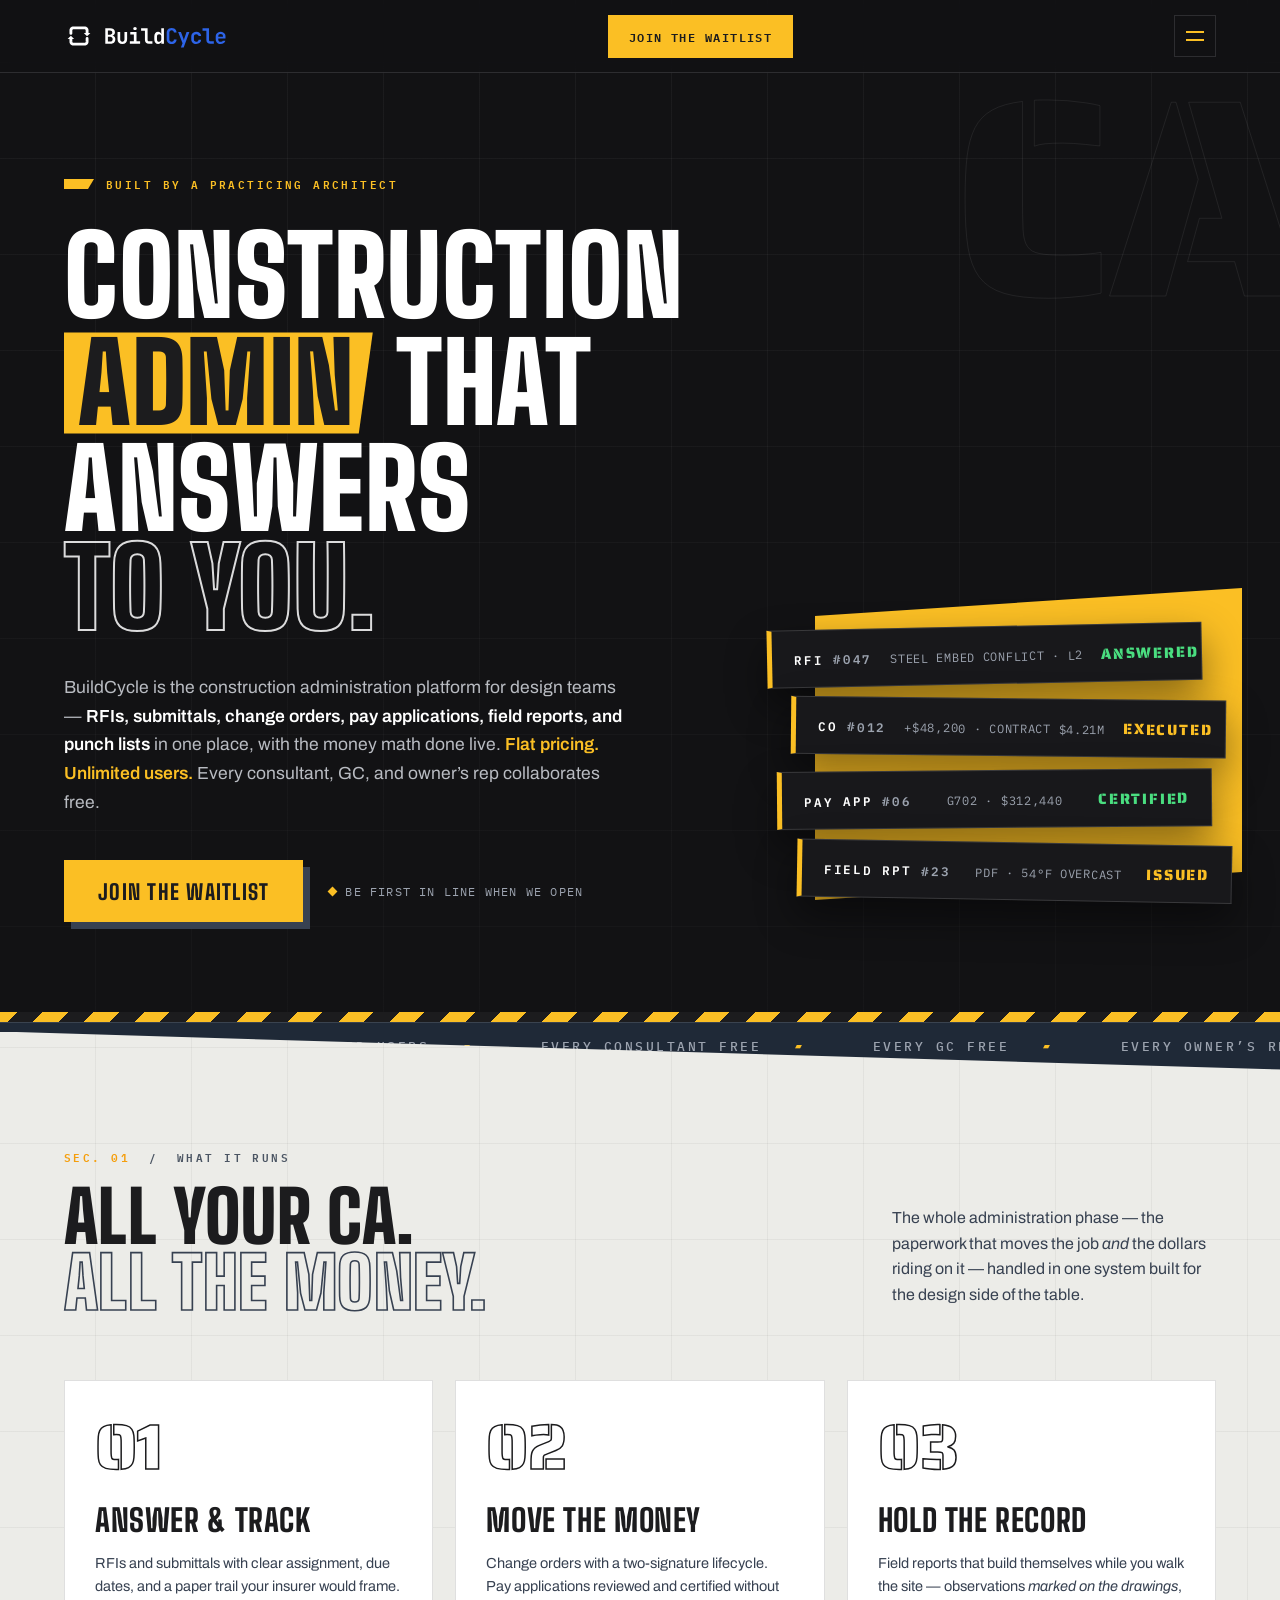
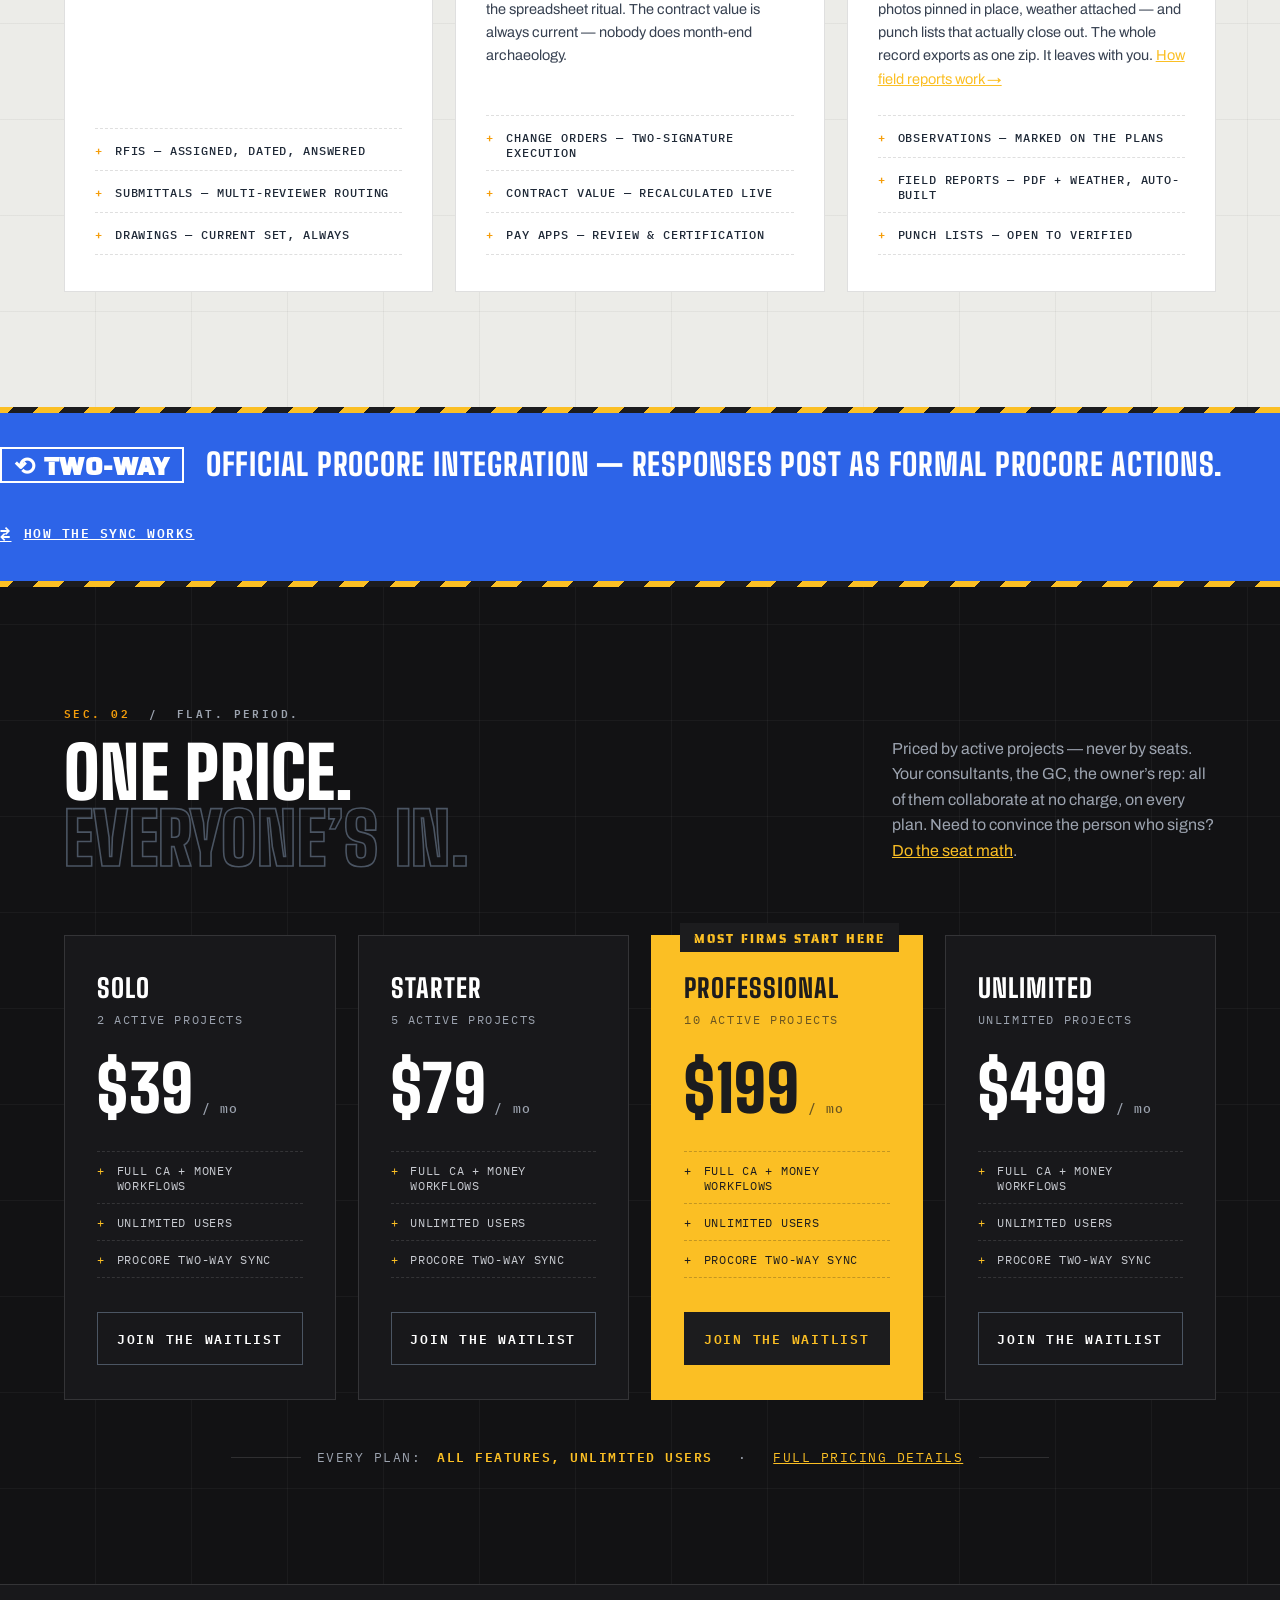
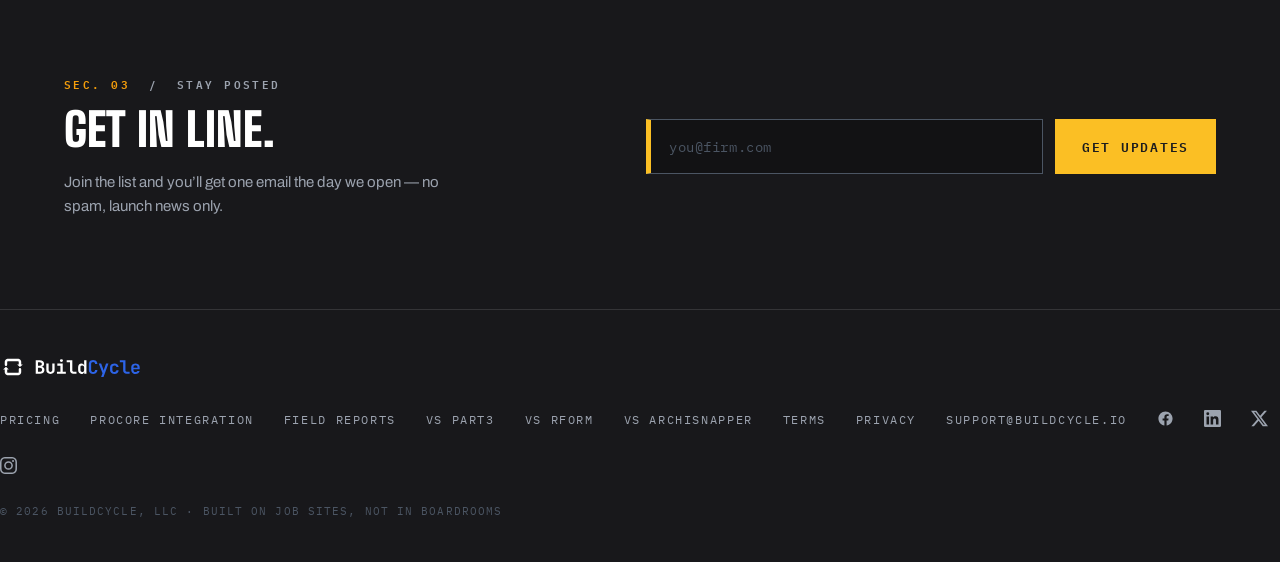
<file: index.html>
<!DOCTYPE html>
<html lang="en">
<head>
<meta charset="UTF-8">
<meta name="viewport" content="width=device-width, initial-scale=1.0">
<title>BuildCycle — Construction Administration for Design Teams</title>
<meta name="description" content="RFIs, submittals, change orders, pay apps, and field reports for architects and engineers — with two-way Procore sync. Flat pricing, unlimited users.">
<meta property="og:title" content="BuildCycle — Construction Administration for Design Teams">
<meta property="og:description" content="RFIs, submittals, change orders, pay apps, and field reports for architects and engineers — with two-way Procore sync. Flat pricing, unlimited users.">
<meta property="og:type" content="website">
<link rel="canonical" href="https://buildcycle.io/">
<script type="application/ld+json">
{
  "@context": "https://schema.org",
  "@type": "SoftwareApplication",
  "name": "BuildCycle",
  "url": "https://buildcycle.io/",
  "applicationCategory": "BusinessApplication",
  "operatingSystem": "Web",
  "description": "Construction administration software for architects and engineers — RFIs, submittals, change orders, pay applications, and field reports with two-way Procore sync. Flat pricing by active projects, unlimited users.",
  "offers": [
    {"@type": "Offer", "name": "Solo", "price": "39", "priceCurrency": "USD"},
    {"@type": "Offer", "name": "Starter", "price": "79", "priceCurrency": "USD"},
    {"@type": "Offer", "name": "Professional", "price": "199", "priceCurrency": "USD"},
    {"@type": "Offer", "name": "Unlimited", "price": "499", "priceCurrency": "USD"}
  ],
  "publisher": {
    "@type": "Organization",
    "name": "BuildCycle, LLC",
    "url": "https://buildcycle.io/",
    "email": "support@buildcycle.io"
  }
}
</script>
<link rel="preconnect" href="https://fonts.googleapis.com">
<link rel="preconnect" href="https://fonts.gstatic.com" crossorigin>
<link href="https://fonts.googleapis.com/css2?family=Big+Shoulders:opsz,wght@10..72,500;10..72,700;10..72,800;10..72,900&family=Archivo:ital,wght@0,400;0,500;0,600;0,700;1,400&family=IBM+Plex+Mono:wght@400;500;600&family=Saira+Stencil+One&display=swap" rel="stylesheet">
<link rel="stylesheet" href="styles.css">
<link rel="icon" type="image/png" sizes="32x32" href="/favicon-32.png">
<link rel="icon" type="image/png" sizes="16x16" href="/favicon-16.png">
<link rel="icon" type="image/svg+xml" href="/favicon.svg">
<link rel="shortcut icon" href="/favicon.ico">
<link rel="apple-touch-icon" sizes="180x180" href="/apple-touch-icon.png">
<link rel="manifest" href="/site.webmanifest">
<meta name="theme-color" content="#15171A">
</head>
<body>

<!-- ================= NAV ================= -->
<header>
  <div class="wrap nav">
    <a class="wordmark" href="/"><img src="/assets/buildcycle-inverse.svg" alt="BuildCycle"></a>
    <ul class="nav-links">
      <li><a href="#work">Workflows</a></li>
      <li><a href="/field-reports">Field Reports</a></li>
      <li><a href="/procore-integration.html">Procore Integration</a></li>
      <li><a href="/pricing.html">Pricing</a></li>
      <li><a href="https://app.buildcycle.io">Sign in</a></li>
    </ul>
    <a class="nav-cta" href="/#updates">Join the waitlist</a>
    <button class="nav-burger" type="button" aria-expanded="false" aria-controls="nav-menu" aria-label="Menu">Menu</button>
  </div>
  <ul class="nav-menu" id="nav-menu">
    <li><a href="#work">Workflows</a></li>
      <li><a href="/field-reports">Field Reports</a></li>
    <li><a href="/procore-integration.html">Procore Integration</a></li>
    <li><a href="/pricing.html">Pricing</a></li>
    <li><a href="https://app.buildcycle.io">Sign in</a></li>
  </ul>
</header>

<!-- ================= HERO ================= -->
<section class="hero">
  <div class="hero-ghost" aria-hidden="true">CA</div>
  <div class="wrap hero-grid">
    <div>
      <p class="tag hero-eyebrow rv in">Built by a practicing architect</p>
      <h1>
        <span class="row rv in">Construction</span>
        <span class="row rv in rv-d1"><span class="yel">admin</span> that</span>
        <span class="row rv in rv-d2">answers <span class="ghosted">to&nbsp;you.</span></span>
      </h1>
      <p class="hero-sub rv in rv-d2">
        BuildCycle is the construction administration platform for design teams —
        <strong>RFIs, submittals, change orders, pay applications, field reports, and punch lists</strong>
        in one place, with the money math done live.
        <span class="y">Flat pricing. Unlimited users.</span> Every consultant, GC, and owner&rsquo;s rep collaborates free.
      </p>
      <div class="hero-actions rv in rv-d3">
        <a class="btn-primary" href="/#updates">Join the waitlist</a>
        <span class="micro">Be first in line when we open</span>
        <!-- AT-LAUNCH: <span class="micro">No credit card required</span> -->
      </div>
    </div>

    <div class="hero-board plate-stack rv in rv-d3" aria-hidden="true">
      <div class="plate">
        <span class="plate-id">RFI <em>#047</em></span>
        <span class="plate-sum">STEEL EMBED CONFLICT &middot; L2</span>
        <span class="plate-stamp ok">Answered</span>
      </div>
      <div class="plate">
        <span class="plate-id">CO <em>#012</em></span>
        <span class="plate-sum">+$48,200 &middot; CONTRACT $4.21M</span>
        <span class="plate-stamp">Executed</span>
      </div>
      <div class="plate">
        <span class="plate-id">PAY APP <em>#06</em></span>
        <span class="plate-sum">G702 &middot; $312,440</span>
        <span class="plate-stamp ok">Certified</span>
      </div>
      <div class="plate">
        <span class="plate-id">FIELD RPT <em>#23</em></span>
        <span class="plate-sum">PDF &middot; 54&deg;F OVERCAST</span>
        <span class="plate-stamp">Issued</span>
      </div>
    </div>
  </div>
  <div class="hazard" aria-hidden="true"></div>
</section>

<!-- ================= TICKER ================= -->
<div class="ticker-wrap" aria-hidden="true">
  <div class="ticker">
    <span>Flat pricing</span><span>Unlimited users</span><span>Every consultant free</span><span>Every GC free</span><span>Every owner&rsquo;s rep free</span><span>Priced by projects, not people</span><span>Bring everyone</span>
    <span>Flat pricing</span><span>Unlimited users</span><span>Every consultant free</span><span>Every GC free</span><span>Every owner&rsquo;s rep free</span><span>Priced by projects, not people</span><span>Bring everyone</span>
  </div>
</div>

<!-- ================= FEATURES ================= -->
<section class="features sec-concrete" id="work">
  <div class="wrap">
    <div class="sec-head rv">
      <div>
        <span class="tag"><b>SEC. 01</b> &nbsp;/&nbsp; What it runs</span>
        <h2>All your CA.<br><span class="pale">All the money.</span></h2>
      </div>
      <p>The whole administration phase — the paperwork that moves the job <em>and</em> the dollars riding on it — handled in one system built for the design side of the table.</p>
    </div>

    <div class="feat-grid">
      <article class="card rv">
        <div class="card-num">01</div>
        <h3>Answer &amp; track</h3>
        <p>RFIs and submittals with clear assignment, due dates, and a paper trail your insurer would frame.</p>
        <ul class="spec">
          <li>RFIs — assigned, dated, answered</li>
          <li>Submittals — multi-reviewer routing</li>
          <li>Drawings — current set, always</li>
        </ul>
      </article>

      <article class="card rv rv-d1">
        <div class="card-num">02</div>
        <h3>Move the money</h3>
        <p>Change orders with a two-signature lifecycle. Pay applications reviewed and certified without the spreadsheet ritual. The contract value is always current &mdash; nobody does month-end archaeology.</p>
        <ul class="spec">
          <li>Change orders — two-signature execution</li>
          <li>Contract value — recalculated live</li>
          <li>Pay apps — review &amp; certification</li>
        </ul>
      </article>

      <article class="card rv rv-d2">
        <div class="card-num">03</div>
        <h3>Hold the record</h3>
        <p>Field reports that build themselves while you walk the site &mdash; observations <em>marked on the drawings</em>, photos pinned in place, weather attached &mdash; and punch lists that actually close out. The whole record exports as one zip. It leaves with you. <a href="/field-reports" style="color:var(--yellow);">How field reports work &rarr;</a></p>
        <ul class="spec">
          <li>Observations — marked on the plans</li>
          <li>Field reports — PDF + weather, auto-built</li>
          <li>Punch lists — open to verified</li>
        </ul>
      </article>
    </div>
  </div>
</section>

<!-- ================= PROCORE BAND ================= -->
<section class="procore" id="procore">
  <div class="hazard hazard--thin" aria-hidden="true"></div>
  <div class="wrap procore-inner">
    <p class="procore-line rv">
      <span class="sync">&#10226; Two-way</span>
      Official Procore integration — responses post as formal Procore actions.
    </p>
    <a class="procore-note rv rv-d1" href="/procore-integration.html">How the sync works</a>
  </div>
  <div class="hazard hazard--thin" aria-hidden="true"></div>
</section>

<!-- ================= PRICING ================= -->
<section class="sec-dark sec-pad" id="pricing">
  <div class="wrap">
    <div class="sec-head sec-head--dark rv">
      <div>
        <span class="tag"><b>SEC. 02</b> &nbsp;/&nbsp; Flat. Period.</span>
        <h2>One price.<br><span class="pale">Everyone&rsquo;s in.</span></h2>
      </div>
      <p>Priced by active projects — never by seats. Your consultants, the GC, the owner&rsquo;s rep: all of them collaborate at no charge, on every plan. Need to convince the person who signs? <a href="/pricing.html#seat-math" style="color:var(--yellow);">Do the seat math</a>.</p>
    </div>

    <div class="tiers">
      <div class="tier rv">
        <div class="tier-name">Solo</div>
        <div class="tier-scope">2 active projects</div>
        <div class="tier-price">$39<small>/ mo</small></div>
        <ul class="tier-feats">
          <li>Full CA + money workflows</li>
          <li>Unlimited users</li>
          <li>Procore two-way sync</li>
        </ul>
        <a class="tier-cta" href="/#updates">Join the waitlist</a>
      </div>

      <div class="tier rv rv-d1">
        <div class="tier-name">Starter</div>
        <div class="tier-scope">5 active projects</div>
        <div class="tier-price">$79<small>/ mo</small></div>
        <ul class="tier-feats">
          <li>Full CA + money workflows</li>
          <li>Unlimited users</li>
          <li>Procore two-way sync</li>
        </ul>
        <a class="tier-cta" href="/#updates">Join the waitlist</a>
      </div>

      <div class="tier tier--hot rv rv-d2">
        <span class="tier-flag">Most firms start here</span>
        <div class="tier-name">Professional</div>
        <div class="tier-scope">10 active projects</div>
        <div class="tier-price">$199<small>/ mo</small></div>
        <ul class="tier-feats">
          <li>Full CA + money workflows</li>
          <li>Unlimited users</li>
          <li>Procore two-way sync</li>
        </ul>
        <a class="tier-cta" href="/#updates">Join the waitlist</a>
      </div>

      <div class="tier rv rv-d3">
        <div class="tier-name">Unlimited</div>
        <div class="tier-scope">Unlimited projects</div>
        <div class="tier-price">$499<small>/ mo</small></div>
        <ul class="tier-feats">
          <li>Full CA + money workflows</li>
          <li>Unlimited users</li>
          <li>Procore two-way sync</li>
        </ul>
        <a class="tier-cta" href="/#updates">Join the waitlist</a>
      </div>
    </div>

    <p class="pricing-foot rv">Every plan: <b>all features, unlimited users</b> &nbsp;&middot;&nbsp; <a href="/pricing.html" style="color:var(--yellow);">Full pricing details</a></p>
    <!-- AT-LAUNCH: <p class="pricing-foot rv">30-day free trial of Professional &nbsp;&middot;&nbsp; <b>No credit card required</b> &nbsp;&middot;&nbsp; <a href="/pricing.html" style="color:var(--yellow);">Full pricing details</a></p> -->
  </div>
</section>

<!-- ================= EMAIL CAPTURE ================= -->
<section class="signup" id="updates">
  <div class="wrap signup-inner">
    <div class="signup-copy rv">
      <span class="tag"><b>SEC. 03</b> &nbsp;/&nbsp; Stay posted</span>
      <h2>Get in line.</h2>
      <p>Join the list and you&rsquo;ll get one email the day we open &mdash; no spam, launch news only.</p>
    </div>
    <div class="rv rv-d1">
      <form class="signup-form" id="signup-form" novalidate>
        <label class="tag" for="signup-email" style="position:absolute;left:-9999px;">Email address</label>
        <input class="signup-input" id="signup-email" type="email" name="email"
               placeholder="you@firm.com" autocomplete="email" required>
        <button class="signup-btn" id="signup-btn" type="submit">Get updates</button>
        <p class="signup-err" id="signup-err" role="alert"></p>
      </form>
      <div class="plate signup-done" id="signup-done" role="status">
        <span class="plate-id">YOU <em>#NEXT</em></span>
        <span class="plate-sum">LAUNCH NEWS ONLY &middot; NO SPAM</span>
        <span class="plate-stamp ok">On the list</span>
      </div>
    </div>
  </div>
</section>

<!-- ================= FOOTER ================= -->
<footer>
  <div class="wrap foot">
    <a class="wordmark" href="/"><img src="/assets/buildcycle-inverse.svg" alt="BuildCycle"></a>
    <ul class="foot-links">
      <li><a href="/pricing.html">Pricing</a></li>
      <li><a href="/procore-integration.html">Procore Integration</a></li>
      <li><a href="/field-reports">Field Reports</a></li>
      <li><a href="/part3-alternative">vs Part3</a></li>
      <li><a href="/rform-alternative">vs rForm</a></li>
      <li><a href="/archisnapper-alternative">vs ArchiSnapper</a></li>
      <li><a href="/terms.html">Terms</a></li>
      <li><a href="/privacy.html">Privacy</a></li>
      <li><a href="mailto:support@buildcycle.io">support@buildcycle.io</a></li>
      <li><a href="https://www.facebook.com/profile.php?id=61592217530657" target="_blank" rel="noopener" aria-label="BuildCycle on Facebook"><svg viewBox="0 0 24 24" aria-hidden="true"><path d="M22 12.06C22 6.5 17.52 2 12 2S2 6.5 2 12.06c0 5.02 3.66 9.18 8.44 9.94v-7.03H7.9v-2.91h2.54V9.85c0-2.5 1.49-3.89 3.77-3.89 1.09 0 2.23.2 2.23.2v2.46h-1.26c-1.24 0-1.63.77-1.63 1.56v1.88h2.78l-.44 2.91h-2.34V22c4.78-.76 8.44-4.92 8.44-9.94Z"/></svg></a></li>
      <li><a href="https://www.linkedin.com/company/buildcycle-llc" target="_blank" rel="noopener" aria-label="BuildCycle on LinkedIn"><svg viewBox="0 0 24 24" aria-hidden="true"><path d="M20.45 20.45h-3.55v-5.57c0-1.33-.03-3.04-1.85-3.04-1.86 0-2.14 1.45-2.14 2.94v5.67H9.35V9h3.41v1.56h.05c.48-.9 1.64-1.85 3.37-1.85 3.6 0 4.27 2.37 4.27 5.46v6.28zM5.34 7.43a2.06 2.06 0 1 1 0-4.12 2.06 2.06 0 0 1 0 4.12zM7.12 20.45H3.56V9h3.56v11.45zM22.22 0H1.77C.79 0 0 .77 0 1.72v20.55C0 23.22.79 24 1.77 24h20.45c.98 0 1.78-.78 1.78-1.73V1.72C24 .77 23.2 0 22.22 0z"/></svg></a></li>
      <li><a href="https://x.com/buildcycle_io" target="_blank" rel="noopener" aria-label="BuildCycle on X"><svg viewBox="0 0 24 24" aria-hidden="true"><path d="M18.9 1.15h3.68l-8.04 9.19L24 22.85h-7.41l-5.8-7.59-6.64 7.59H.47l8.6-9.83L0 1.15h7.59l5.25 6.94 6.06-6.94Zm-1.29 19.5h2.04L6.49 3.24H4.3l13.31 17.4Z"/></svg></a></li>
      <li><a href="https://www.instagram.com/buildcycle_io" target="_blank" rel="noopener" aria-label="BuildCycle on Instagram"><svg viewBox="0 0 24 24" aria-hidden="true"><path d="M12 2.16c3.2 0 3.58.01 4.85.07 1.17.05 1.8.25 2.23.41.56.22.96.48 1.38.9.42.42.68.82.9 1.38.16.42.36 1.06.41 2.23.06 1.27.07 1.65.07 4.85s-.01 3.58-.07 4.85c-.05 1.17-.25 1.8-.41 2.23-.22.56-.48.96-.9 1.38-.42.42-.82.68-1.38.9-.42.16-1.06.36-2.23.41-1.27.06-1.65.07-4.85.07s-3.58-.01-4.85-.07c-1.17-.05-1.8-.25-2.23-.41a3.72 3.72 0 0 1-1.38-.9 3.72 3.72 0 0 1-.9-1.38c-.16-.42-.36-1.06-.41-2.23-.06-1.27-.07-1.65-.07-4.85s.01-3.58.07-4.85c.05-1.17.25-1.8.41-2.23.22-.56.48-.96.9-1.38.42-.42.82-.68 1.38-.9.42-.16 1.06-.36 2.23-.41C8.42 2.17 8.8 2.16 12 2.16M12 0C8.74 0 8.33.01 7.05.07 5.78.13 4.9.33 4.14.63c-.79.3-1.46.72-2.13 1.38A5.88 5.88 0 0 0 .63 4.14C.33 4.9.13 5.78.07 7.05.01 8.33 0 8.74 0 12s.01 3.67.07 4.95c.06 1.27.26 2.15.56 2.91.3.79.72 1.46 1.38 2.13a5.88 5.88 0 0 0 2.13 1.38c.76.3 1.64.5 2.91.56C8.33 23.99 8.74 24 12 24s3.67-.01 4.95-.07c1.27-.06 2.15-.26 2.91-.56a5.88 5.88 0 0 0 2.13-1.38 5.88 5.88 0 0 0 1.38-2.13c.3-.76.5-1.64.56-2.91.06-1.28.07-1.69.07-4.95s-.01-3.67-.07-4.95c-.06-1.27-.26-2.15-.56-2.91a5.88 5.88 0 0 0-1.38-2.13A5.88 5.88 0 0 0 19.86.63c-.76-.3-1.64-.5-2.91-.56C15.67.01 15.26 0 12 0Zm0 5.84A6.16 6.16 0 1 0 18.16 12 6.16 6.16 0 0 0 12 5.84Zm0 10.15A3.99 3.99 0 1 1 16 12a3.99 3.99 0 0 1-4 3.99ZM19.85 5.59a1.44 1.44 0 1 1-2.88 0 1.44 1.44 0 0 1 2.88 0Z"/></svg></a></li>
    </ul>
    <span class="foot-legal">&copy; 2026 BuildCycle, LLC &middot; Built on job sites, not in boardrooms</span>
  </div>
</footer>

<script>
// ---- Scroll reveals — tiny, no deps ----
const io = new IntersectionObserver((entries) => {
  for (const e of entries) if (e.isIntersecting) { e.target.classList.add('in'); io.unobserve(e.target); }
}, { threshold: 0.15, rootMargin: '0px 0px -40px 0px' });
document.querySelectorAll('.rv:not(.in)').forEach(el => io.observe(el));

// ---- Mobile nav ----
const burger = document.querySelector('.nav-burger');
const menu = document.getElementById('nav-menu');
burger.addEventListener('click', () => {
  const open = menu.classList.toggle('open');
  burger.setAttribute('aria-expanded', String(open));
});
menu.addEventListener('click', (e) => {
  if (e.target.tagName === 'A') { menu.classList.remove('open'); burger.setAttribute('aria-expanded', 'false'); }
});

// ---- Email capture → Supabase marketing_leads ----
const SB_URL = 'https://rygfeprrugnijnnsbokq.supabase.co/rest/v1/marketing_leads';
const SB_ANON = 'eyJhbGciOiJIUzI1NiIsInR5cCI6IkpXVCJ9.eyJpc3MiOiJzdXBhYmFzZSIsInJlZiI6InJ5Z2ZlcHJydWduaWpubnNib2txIiwicm9sZSI6ImFub24iLCJpYXQiOjE3NjE3NTc3MDUsImV4cCI6MjA3NzMzMzcwNX0.-4ssUgxMkGBFboJgKw_dOcwJSYn95lIpbHqy3O6hr_E';

const form = document.getElementById('signup-form');
const emailInput = document.getElementById('signup-email');
const btn = document.getElementById('signup-btn');
const err = document.getElementById('signup-err');
const done = document.getElementById('signup-done');

function showError(msg) {
  err.textContent = msg;
  err.classList.add('show');
}

form.addEventListener('submit', async (e) => {
  e.preventDefault();
  err.classList.remove('show');

  const email = emailInput.value.trim();
  if (!/^[^\s@]+@[^\s@]+\.[^\s@]{2,}$/.test(email)) {
    showError('Enter a valid email address.');
    emailInput.focus();
    return;
  }

  btn.disabled = true;
  btn.textContent = 'Sending…';
  try {
    const res = await fetch(SB_URL, {
      method: 'POST',
      headers: {
        'apikey': SB_ANON,
        'Authorization': 'Bearer ' + SB_ANON,
        'Content-Type': 'application/json',
        'Prefer': 'return=minimal'
      },
      body: JSON.stringify({ email: email, source: 'landing' })
    });
    if (res.ok) {
      form.style.display = 'none';
      done.classList.add('show');
    } else {
      showError('Something went wrong — try again in a minute.');
      btn.disabled = false;
      btn.textContent = 'Get updates';
    }
  } catch (_) {
    showError('Network error — check your connection and try again.');
    btn.disabled = false;
    btn.textContent = 'Get updates';
  }
});
</script>

</body>
</html>
</file>
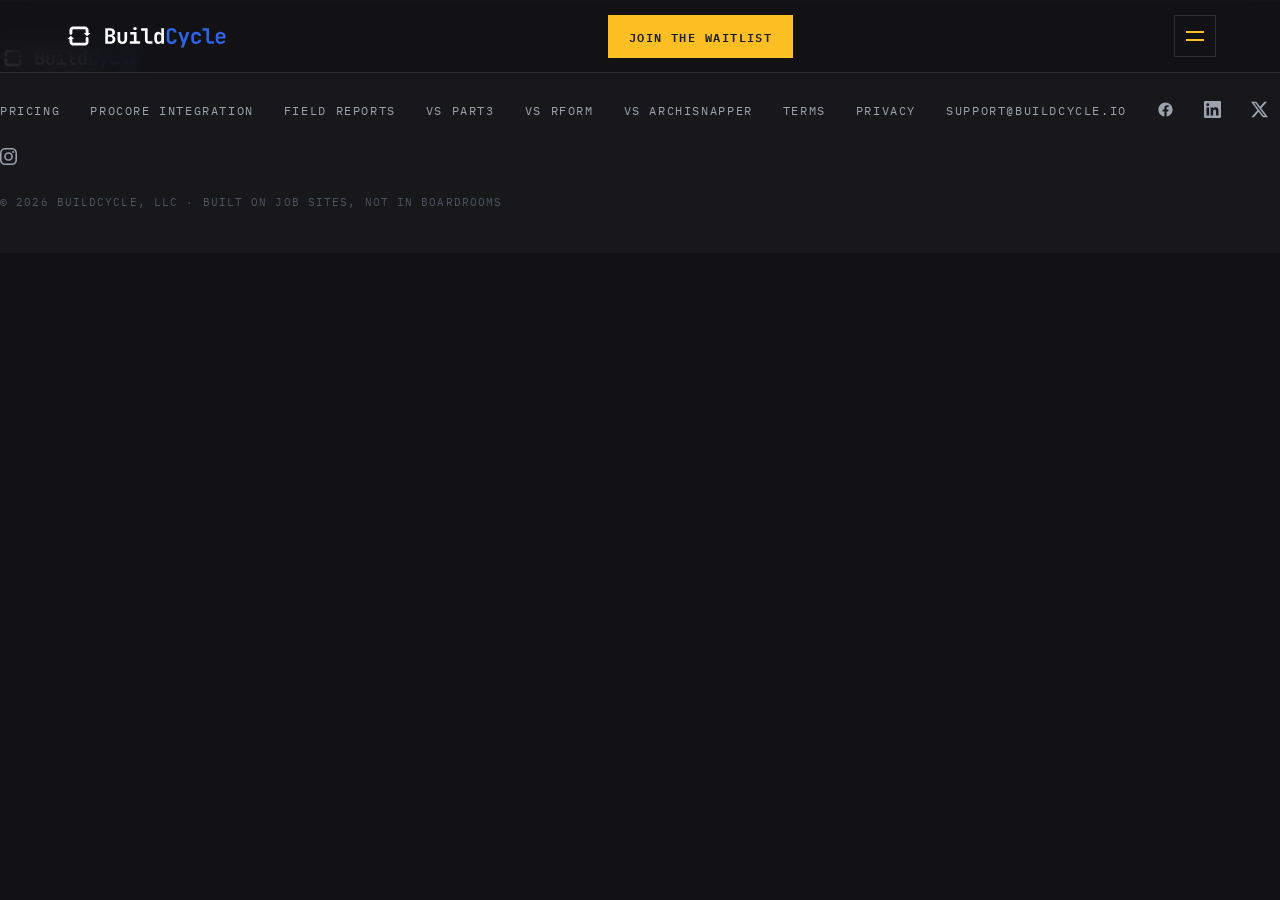
<file: _shell.html>
<!DOCTYPE html>
<!-- ==========================================================================
  BUILDCYCLE SITE SHELL — copy this file to start any sibling page
  (pricing.html, procore-integration.html, terms.html, privacy.html, …)

  HOW TO USE
  1. Copy this file and rename it (e.g. pricing.html).
  2. Replace <title>, meta description, and og:title / og:description.
  3. Replace everything between the PAGE CONTENT markers.
  4. Leave the head block, <header>, <footer>, and the bottom <script> as-is —
     they are shared chrome and must stay identical across pages.

  DESIGN RULES (system of record: _direction-b-reference.html + styles.css)
  - Anything on solid yellow (--yellow) uses --ink (#1C1C1E). Never white.
  - Hazard stripes (.hazard) are used sparingly — not a general divider.
  - Display type: Big Shoulders 800/900, uppercase. Stencil (Saira Stencil
    One) only for stamps/numbers. Mono (IBM Plex Mono) for tags and nav.
  - Dark sections: .sec-dark.sec-pad — light sections: .sec-concrete.sec-pad
  - Section headers: .sec-head (add .sec-head--dark on dark backgrounds).
  - First section needs top padding clear of the fixed 72px header, e.g.
    style="padding-top: calc(var(--nav-h) + 64px)" or use a hero-style block.
========================================================================== -->
<html lang="en">
<head>
<meta charset="UTF-8">
<meta name="viewport" content="width=device-width, initial-scale=1.0">

<!-- PER-PAGE: title + descriptions -->
<title>PAGE TITLE — BuildCycle</title>
<meta name="description" content="PAGE DESCRIPTION">
<meta property="og:title" content="PAGE TITLE — BuildCycle">
<meta property="og:description" content="PAGE DESCRIPTION">
<meta property="og:type" content="website">

<!-- SHARED: fonts + stylesheet (do not modify) -->
<link rel="preconnect" href="https://fonts.googleapis.com">
<link rel="preconnect" href="https://fonts.gstatic.com" crossorigin>
<link href="https://fonts.googleapis.com/css2?family=Big+Shoulders:opsz,wght@10..72,500;10..72,700;10..72,800;10..72,900&family=Archivo:ital,wght@0,400;0,500;0,600;0,700;1,400&family=IBM+Plex+Mono:wght@400;500;600&family=Saira+Stencil+One&display=swap" rel="stylesheet">
<link rel="stylesheet" href="/styles.css">

<!-- PER-PAGE: small page-specific styles only; shared styles go in styles.css
<style>
</style>
-->
<link rel="icon" type="image/png" sizes="32x32" href="/favicon-32.png">
<link rel="icon" type="image/png" sizes="16x16" href="/favicon-16.png">
<link rel="icon" type="image/svg+xml" href="/favicon.svg">
<link rel="shortcut icon" href="/favicon.ico">
<link rel="apple-touch-icon" sizes="180x180" href="/apple-touch-icon.png">
<link rel="manifest" href="/site.webmanifest">
<meta name="theme-color" content="#15171A">
</head>
<body>

<!-- ================= SHARED NAV (do not modify) ================= -->
<header>
  <div class="wrap nav">
    <a class="wordmark" href="/"><img src="/assets/buildcycle-inverse.svg" alt="BuildCycle"></a>
    <ul class="nav-links">
      <li><a href="/#work">Workflows</a></li>
      <li><a href="/field-reports">Field Reports</a></li>
      <li><a href="/procore-integration.html">Procore Integration</a></li>
      <li><a href="/pricing.html">Pricing</a></li>
      <li><a href="https://app.buildcycle.io">Sign in</a></li>
    </ul>
    <a class="nav-cta" href="/#updates">Join the waitlist</a>
    <button class="nav-burger" type="button" aria-expanded="false" aria-controls="nav-menu" aria-label="Menu">Menu</button>
  </div>
  <ul class="nav-menu" id="nav-menu">
    <li><a href="/#work">Workflows</a></li>
      <li><a href="/field-reports">Field Reports</a></li>
    <li><a href="/procore-integration.html">Procore Integration</a></li>
    <li><a href="/pricing.html">Pricing</a></li>
    <li><a href="https://app.buildcycle.io">Sign in</a></li>
  </ul>
</header>

<!-- PAGE CONTENT -->
<!-- Replace this block. Example skeleton:

<section class="sec-dark sec-pad" style="padding-top: calc(var(--nav-h) + 80px);">
  <div class="wrap">
    <div class="sec-head sec-head--dark rv in">
      <div>
        <span class="tag"><b>SEC. 01</b> &nbsp;/&nbsp; Eyebrow text</span>
        <h2>Page heading.<br><span class="pale">Outlined line.</span></h2>
      </div>
      <p>Short side paragraph, ~36ch max.</p>
    </div>
    ... page body ...
  </div>
</section>

-->
<!-- /PAGE CONTENT -->

<!-- ================= SHARED FOOTER (do not modify) ================= -->
<footer>
  <div class="wrap foot">
    <a class="wordmark" href="/"><img src="/assets/buildcycle-inverse.svg" alt="BuildCycle"></a>
    <ul class="foot-links">
      <li><a href="/pricing.html">Pricing</a></li>
      <li><a href="/procore-integration.html">Procore Integration</a></li>
      <li><a href="/field-reports">Field Reports</a></li>
      <li><a href="/part3-alternative">vs Part3</a></li>
      <li><a href="/rform-alternative">vs rForm</a></li>
      <li><a href="/archisnapper-alternative">vs ArchiSnapper</a></li>
      <li><a href="/terms.html">Terms</a></li>
      <li><a href="/privacy.html">Privacy</a></li>
      <li><a href="mailto:support@buildcycle.io">support@buildcycle.io</a></li>
      <li><a href="https://www.facebook.com/profile.php?id=61592217530657" target="_blank" rel="noopener" aria-label="BuildCycle on Facebook"><svg viewBox="0 0 24 24" aria-hidden="true"><path d="M22 12.06C22 6.5 17.52 2 12 2S2 6.5 2 12.06c0 5.02 3.66 9.18 8.44 9.94v-7.03H7.9v-2.91h2.54V9.85c0-2.5 1.49-3.89 3.77-3.89 1.09 0 2.23.2 2.23.2v2.46h-1.26c-1.24 0-1.63.77-1.63 1.56v1.88h2.78l-.44 2.91h-2.34V22c4.78-.76 8.44-4.92 8.44-9.94Z"/></svg></a></li>
      <li><a href="https://www.linkedin.com/company/buildcycle-llc" target="_blank" rel="noopener" aria-label="BuildCycle on LinkedIn"><svg viewBox="0 0 24 24" aria-hidden="true"><path d="M20.45 20.45h-3.55v-5.57c0-1.33-.03-3.04-1.85-3.04-1.86 0-2.14 1.45-2.14 2.94v5.67H9.35V9h3.41v1.56h.05c.48-.9 1.64-1.85 3.37-1.85 3.6 0 4.27 2.37 4.27 5.46v6.28zM5.34 7.43a2.06 2.06 0 1 1 0-4.12 2.06 2.06 0 0 1 0 4.12zM7.12 20.45H3.56V9h3.56v11.45zM22.22 0H1.77C.79 0 0 .77 0 1.72v20.55C0 23.22.79 24 1.77 24h20.45c.98 0 1.78-.78 1.78-1.73V1.72C24 .77 23.2 0 22.22 0z"/></svg></a></li>
      <li><a href="https://x.com/buildcycle_io" target="_blank" rel="noopener" aria-label="BuildCycle on X"><svg viewBox="0 0 24 24" aria-hidden="true"><path d="M18.9 1.15h3.68l-8.04 9.19L24 22.85h-7.41l-5.8-7.59-6.64 7.59H.47l8.6-9.83L0 1.15h7.59l5.25 6.94 6.06-6.94Zm-1.29 19.5h2.04L6.49 3.24H4.3l13.31 17.4Z"/></svg></a></li>
      <li><a href="https://www.instagram.com/buildcycle_io" target="_blank" rel="noopener" aria-label="BuildCycle on Instagram"><svg viewBox="0 0 24 24" aria-hidden="true"><path d="M12 2.16c3.2 0 3.58.01 4.85.07 1.17.05 1.8.25 2.23.41.56.22.96.48 1.38.9.42.42.68.82.9 1.38.16.42.36 1.06.41 2.23.06 1.27.07 1.65.07 4.85s-.01 3.58-.07 4.85c-.05 1.17-.25 1.8-.41 2.23-.22.56-.48.96-.9 1.38-.42.42-.82.68-1.38.9-.42.16-1.06.36-2.23.41-1.27.06-1.65.07-4.85.07s-3.58-.01-4.85-.07c-1.17-.05-1.8-.25-2.23-.41a3.72 3.72 0 0 1-1.38-.9 3.72 3.72 0 0 1-.9-1.38c-.16-.42-.36-1.06-.41-2.23-.06-1.27-.07-1.65-.07-4.85s.01-3.58.07-4.85c.05-1.17.25-1.8.41-2.23.22-.56.48-.96.9-1.38.42-.42.82-.68 1.38-.9.42-.16 1.06-.36 2.23-.41C8.42 2.17 8.8 2.16 12 2.16M12 0C8.74 0 8.33.01 7.05.07 5.78.13 4.9.33 4.14.63c-.79.3-1.46.72-2.13 1.38A5.88 5.88 0 0 0 .63 4.14C.33 4.9.13 5.78.07 7.05.01 8.33 0 8.74 0 12s.01 3.67.07 4.95c.06 1.27.26 2.15.56 2.91.3.79.72 1.46 1.38 2.13a5.88 5.88 0 0 0 2.13 1.38c.76.3 1.64.5 2.91.56C8.33 23.99 8.74 24 12 24s3.67-.01 4.95-.07c1.27-.06 2.15-.26 2.91-.56a5.88 5.88 0 0 0 2.13-1.38 5.88 5.88 0 0 0 1.38-2.13c.3-.76.5-1.64.56-2.91.06-1.28.07-1.69.07-4.95s-.01-3.67-.07-4.95c-.06-1.27-.26-2.15-.56-2.91a5.88 5.88 0 0 0-1.38-2.13A5.88 5.88 0 0 0 19.86.63c-.76-.3-1.64-.5-2.91-.56C15.67.01 15.26 0 12 0Zm0 5.84A6.16 6.16 0 1 0 18.16 12 6.16 6.16 0 0 0 12 5.84Zm0 10.15A3.99 3.99 0 1 1 16 12a3.99 3.99 0 0 1-4 3.99ZM19.85 5.59a1.44 1.44 0 1 1-2.88 0 1.44 1.44 0 0 1 2.88 0Z"/></svg></a></li>
    </ul>
    <span class="foot-legal">&copy; 2026 BuildCycle, LLC &middot; Built on job sites, not in boardrooms</span>
  </div>
</footer>

<!-- ================= SHARED JS: reveals + mobile nav (do not modify) ================= -->
<script>
// Scroll reveals — add class="rv" (+ rv-d1/d2/d3 for stagger) to elements
const io = new IntersectionObserver((entries) => {
  for (const e of entries) if (e.isIntersecting) { e.target.classList.add('in'); io.unobserve(e.target); }
}, { threshold: 0.15, rootMargin: '0px 0px -40px 0px' });
document.querySelectorAll('.rv:not(.in)').forEach(el => io.observe(el));

// Mobile nav
const burger = document.querySelector('.nav-burger');
const menu = document.getElementById('nav-menu');
burger.addEventListener('click', () => {
  const open = menu.classList.toggle('open');
  burger.setAttribute('aria-expanded', String(open));
});
menu.addEventListener('click', (e) => {
  if (e.target.tagName === 'A') { menu.classList.remove('open'); burger.setAttribute('aria-expanded', 'false'); }
});
</script>

</body>
</html>
</file>
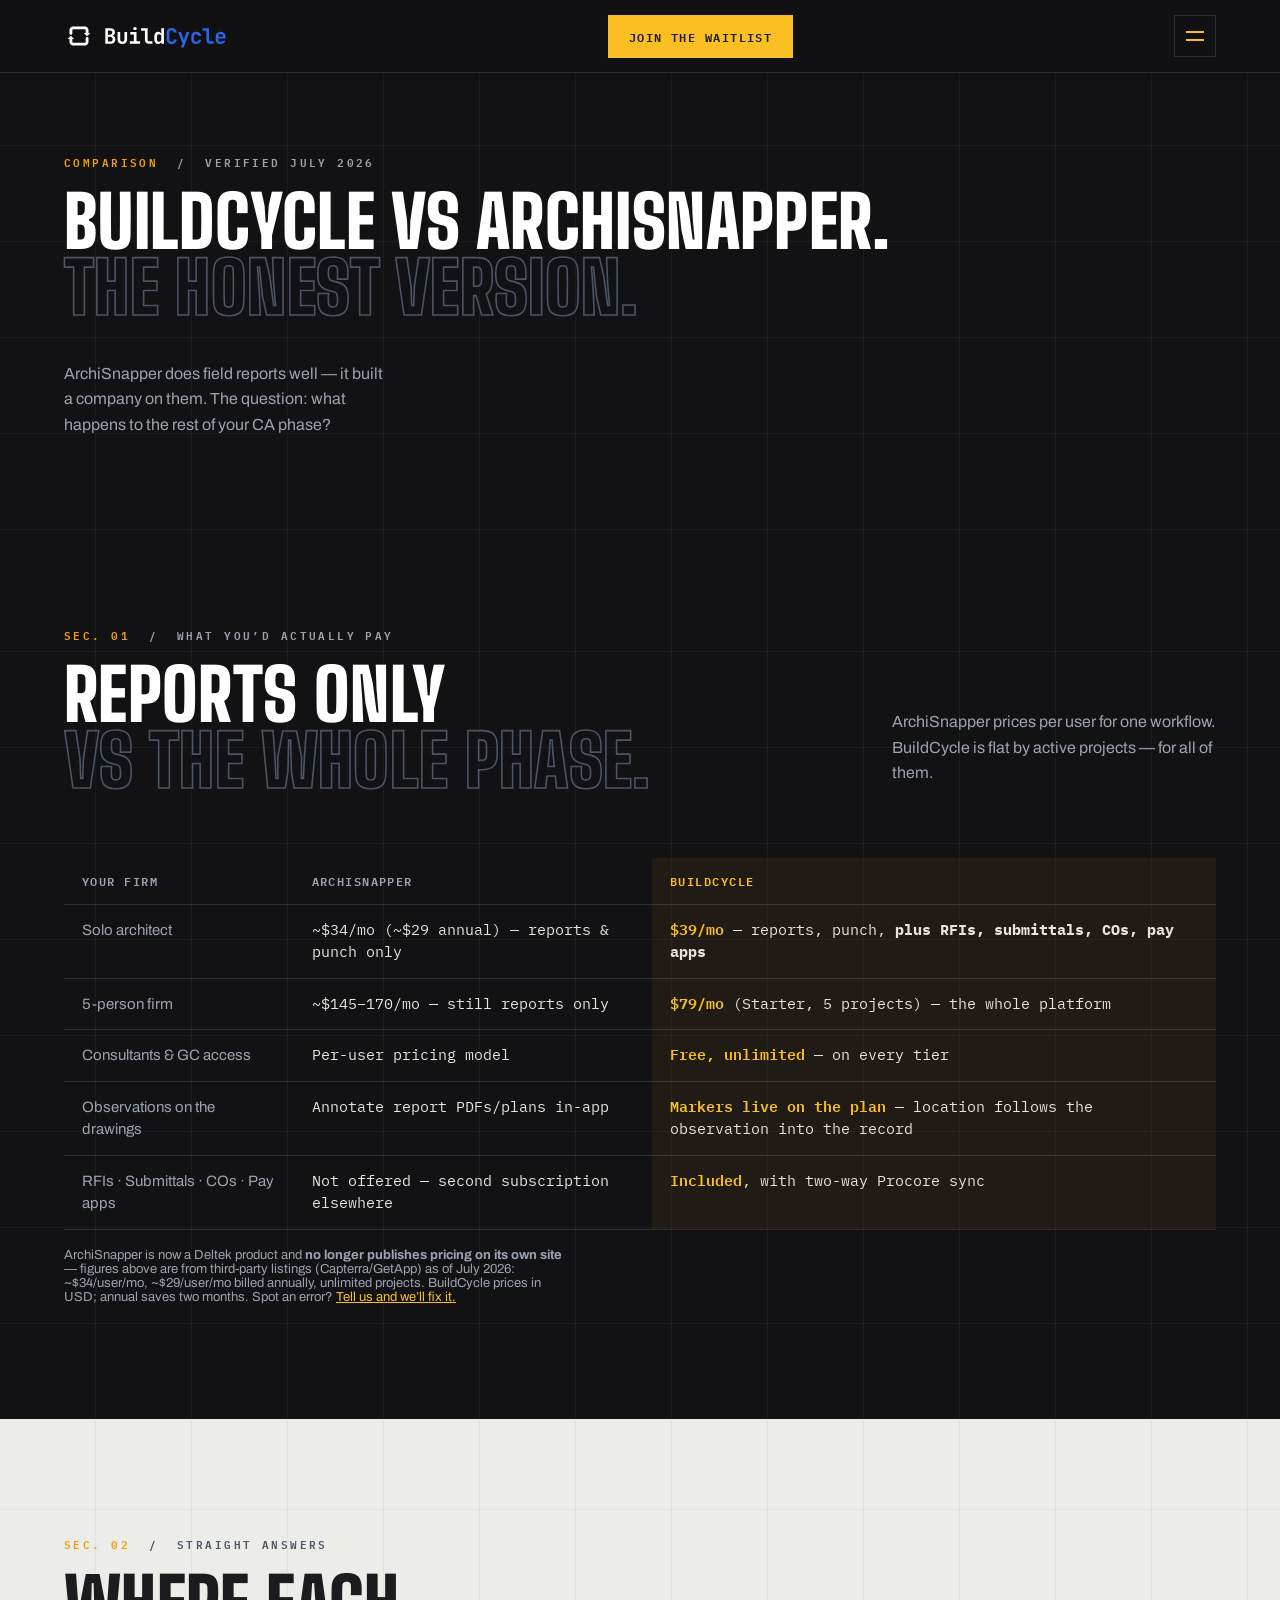
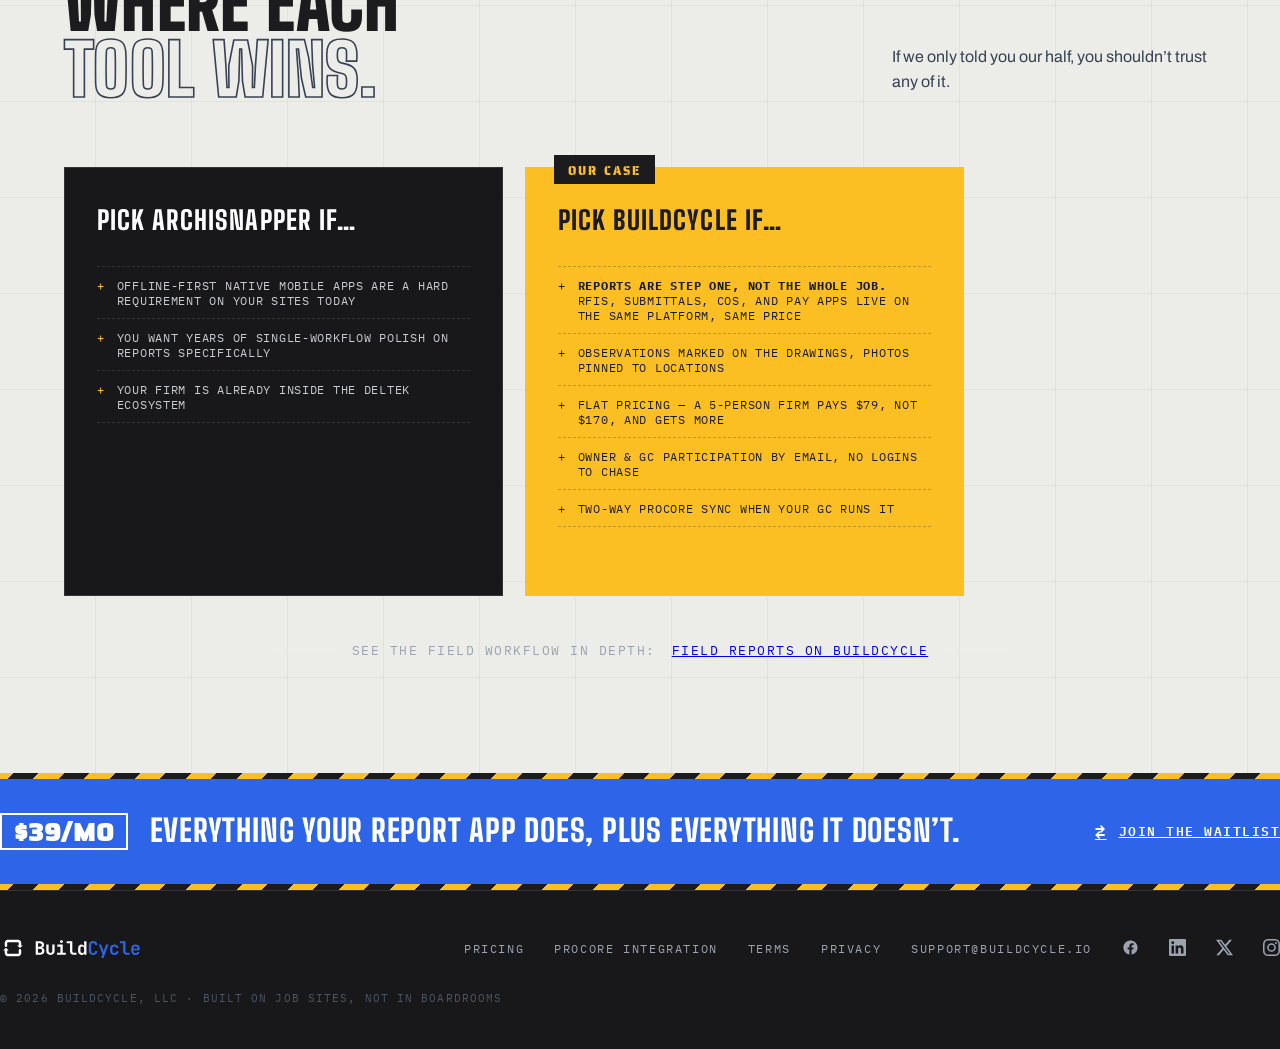
<file: archisnapper-alternative.html>
<!DOCTYPE html>
<html lang="en">
<head>
<meta charset="UTF-8">
<meta name="viewport" content="width=device-width, initial-scale=1.0">

<!-- PER-PAGE: title + descriptions -->
<title>ArchiSnapper Alternative — BuildCycle vs ArchiSnapper (2026)</title>
<meta name="description" content="Honest BuildCycle vs ArchiSnapper comparison, July 2026: ArchiSnapper does field reports and punch lists at ~$34/user/month. BuildCycle does those — plan markers included — plus RFIs, submittals, change orders, and pay apps, flat from $39/month total.">
<meta property="og:title" content="ArchiSnapper Alternative — BuildCycle vs ArchiSnapper (2026)">
<meta property="og:description" content="ArchiSnapper: reports & punch lists, ~$34/user/mo. BuildCycle: the same field workflow plus full CA — RFIs, submittals, COs, pay apps — flat from $39/mo.">
<meta property="og:type" content="website">
<link rel="canonical" href="https://buildcycle.io/archisnapper-alternative">

<!-- SHARED: fonts + stylesheet (do not modify) -->
<link rel="preconnect" href="https://fonts.googleapis.com">
<link rel="preconnect" href="https://fonts.gstatic.com" crossorigin>
<link href="https://fonts.googleapis.com/css2?family=Big+Shoulders:opsz,wght@10..72,500;10..72,700;10..72,800;10..72,900&family=Archivo:ital,wght@0,400;0,500;0,600;0,700;1,400&family=IBM+Plex+Mono:wght@400;500;600&family=Saira+Stencil+One&display=swap" rel="stylesheet">
<link rel="stylesheet" href="/styles.css">

<!-- PER-PAGE: comparison-table styles -->
<style>
.cmp-scroll{ overflow-x:auto; }
.cmp{
  width:100%; border-collapse:collapse; min-width:640px;
  font-size:15px; line-height:1.5;
}
.cmp th, .cmp td{ padding:14px 18px; text-align:left; border-bottom:1px solid var(--hairline-d); vertical-align:top; }
.cmp thead th{
  font-family:var(--mono); font-size:12px; font-weight:600;
  letter-spacing:.12em; text-transform:uppercase; color:var(--grey-mid);
}
.cmp .bc-col{ background:rgba(251,191,36,.06); }
.cmp thead .bc-col{ color:var(--yellow); }
.cmp td:first-child{ color:var(--grey-mid); }
.cmp .num{ font-family:var(--mono); }
.cmp .win{ color:var(--yellow); font-weight:600; }
.fine{ font-size:13px; color:var(--grey-mid); margin-top:18px; max-width:72ch; }
.fine a{ color:var(--yellow); }
.tiers--verdict{ grid-template-columns:repeat(2,minmax(0,1fr)); max-width:900px; }
@media (max-width:768px){ .tiers--verdict{ grid-template-columns:1fr; } }
</style>
<link rel="icon" type="image/png" sizes="32x32" href="/favicon-32.png">
<link rel="icon" type="image/png" sizes="16x16" href="/favicon-16.png">
<link rel="icon" type="image/svg+xml" href="/favicon.svg">
<link rel="shortcut icon" href="/favicon.ico">
<link rel="apple-touch-icon" sizes="180x180" href="/apple-touch-icon.png">
<link rel="manifest" href="/site.webmanifest">
<meta name="theme-color" content="#15171A">

<script type="application/ld+json">
{
  "@context": "https://schema.org",
  "@type": "FAQPage",
  "mainEntity": [
    {
      "@type": "Question",
      "name": "How much does ArchiSnapper cost?",
      "acceptedAnswer": {"@type": "Answer", "text": "ArchiSnapper (now a Deltek product) no longer publishes pricing on its own site. As of July 2026, third-party listings put it around $34 per user per month, or about $29 per user per month billed annually, with unlimited projects. A five-person firm runs roughly $145–170 per month — for field reports and punch lists only."}
    },
    {
      "@type": "Question",
      "name": "What is the main difference between BuildCycle and ArchiSnapper?",
      "acceptedAnswer": {"@type": "Answer", "text": "Scope and pricing shape. ArchiSnapper covers field reports and punch lists, priced per user. BuildCycle covers that same field workflow — with observations marked directly on the drawings — plus RFIs, submittals, change orders, and pay applications, at a flat price by active projects with unlimited users, starting at $39/month total."}
    },
    {
      "@type": "Question",
      "name": "What does ArchiSnapper do better than BuildCycle?",
      "acceptedAnswer": {"@type": "Answer", "text": "ArchiSnapper has dedicated native mobile apps with offline support and years of polish on this single workflow, and it's backed by Deltek's ecosystem. If offline-first mobile capture is a hard requirement today, it's the more mature choice for that specific job."}
    }
  ]
}
</script>
</head>
<body>

<!-- ================= SHARED NAV (do not modify) ================= -->
<header>
  <div class="wrap nav">
    <a class="wordmark" href="/"><img src="/assets/buildcycle-inverse.svg" alt="BuildCycle"></a>
    <ul class="nav-links">
      <li><a href="/#work">Workflows</a></li>
      <li><a href="/field-reports">Field Reports</a></li>
      <li><a href="/procore-integration.html">Procore Integration</a></li>
      <li><a href="/pricing.html">Pricing</a></li>
      <li><a href="https://app.buildcycle.io">Sign in</a></li>
    </ul>
    <a class="nav-cta" href="/#updates">Join the waitlist</a>
    <button class="nav-burger" type="button" aria-expanded="false" aria-controls="nav-menu" aria-label="Menu">Menu</button>
  </div>
  <ul class="nav-menu" id="nav-menu">
    <li><a href="/#work">Workflows</a></li>
      <li><a href="/field-reports">Field Reports</a></li>
    <li><a href="/procore-integration.html">Procore Integration</a></li>
    <li><a href="/pricing.html">Pricing</a></li>
    <li><a href="https://app.buildcycle.io">Sign in</a></li>
  </ul>
</header>

<!-- PAGE CONTENT -->

<!-- ================= HERO ================= -->
<section class="sec-dark sec-pad" style="padding-top: calc(var(--nav-h) + 80px);">
  <div class="wrap">
    <div class="sec-head sec-head--dark rv in">
      <div>
        <span class="tag"><b>COMPARISON</b> &nbsp;/&nbsp; Verified July 2026</span>
        <h2>BuildCycle vs ArchiSnapper.<br><span class="pale">The honest version.</span></h2>
      </div>
      <p>ArchiSnapper does field reports well — it built a company on them. The question: what happens to the rest of your CA phase?</p>
    </div>
  </div>
</section>

<!-- ================= PRICING TABLE ================= -->
<section class="sec-dark sec-pad" id="pricing-comparison" style="padding-top:0;">
  <div class="wrap">
    <div class="sec-head sec-head--dark rv">
      <div>
        <span class="tag"><b>SEC. 01</b> &nbsp;/&nbsp; What you&rsquo;d actually pay</span>
        <h2>Reports only<br><span class="pale">vs the whole phase.</span></h2>
      </div>
      <p>ArchiSnapper prices per user for one workflow. BuildCycle is flat by active projects — for all of them.</p>
    </div>

    <div class="cmp-scroll rv">
      <table class="cmp">
        <thead>
          <tr><th>Your firm</th><th>ArchiSnapper</th><th class="bc-col">BuildCycle</th></tr>
        </thead>
        <tbody>
          <tr>
            <td>Solo architect</td>
            <td class="num">~$34/mo (~$29 annual) — reports &amp; punch only</td>
            <td class="num bc-col"><span class="win">$39/mo</span> — reports, punch, <b>plus RFIs, submittals, COs, pay apps</b></td>
          </tr>
          <tr>
            <td>5-person firm</td>
            <td class="num">~$145&ndash;170/mo — still reports only</td>
            <td class="num bc-col"><span class="win">$79/mo</span> (Starter, 5 projects) — the whole platform</td>
          </tr>
          <tr>
            <td>Consultants &amp; GC access</td>
            <td class="num">Per-user pricing model</td>
            <td class="num bc-col"><span class="win">Free, unlimited</span> — on every tier</td>
          </tr>
          <tr>
            <td>Observations on the drawings</td>
            <td class="num">Annotate report PDFs/plans in-app</td>
            <td class="num bc-col"><span class="win">Markers live on the plan</span> — location follows the observation into the record</td>
          </tr>
          <tr>
            <td>RFIs · Submittals · COs · Pay apps</td>
            <td class="num">Not offered — second subscription elsewhere</td>
            <td class="num bc-col"><span class="win">Included</span>, with two-way Procore sync</td>
          </tr>
        </tbody>
      </table>
    </div>
    <p class="fine rv">ArchiSnapper is now a Deltek product and <b>no longer publishes pricing on its own site</b> — figures above are from third-party listings (Capterra/GetApp) as of July 2026: ~$34/user/mo, ~$29/user/mo billed annually, unlimited projects. BuildCycle prices in USD; annual saves two months. Spot an error? <a href="mailto:support@buildcycle.io">Tell us and we&rsquo;ll fix it.</a></p>
  </div>
</section>

<!-- ================= HONEST VERDICT ================= -->
<section class="sec-concrete sec-pad" id="verdict">
  <div class="wrap">
    <div class="sec-head rv">
      <div>
        <span class="tag"><b>SEC. 02</b> &nbsp;/&nbsp; Straight answers</span>
        <h2>Where each<br><span class="pale">tool wins.</span></h2>
      </div>
      <p>If we only told you our half, you shouldn&rsquo;t trust any of it.</p>
    </div>

    <div class="tiers tiers--verdict">
      <div class="tier rv">
        <div class="tier-name">Pick ArchiSnapper if&hellip;</div>
        <ul class="tier-feats">
          <li>Offline-first native mobile apps are a hard requirement on your sites today</li>
          <li>You want years of single-workflow polish on reports specifically</li>
          <li>Your firm is already inside the Deltek ecosystem</li>
        </ul>
      </div>

      <div class="tier tier--hot rv rv-d1">
        <span class="tier-flag">Our case</span>
        <div class="tier-name">Pick BuildCycle if&hellip;</div>
        <ul class="tier-feats">
          <li><b>Reports are step one, not the whole job.</b> RFIs, submittals, COs, and pay apps live on the same platform, same price</li>
          <li>Observations marked on the drawings, photos pinned to locations</li>
          <li>Flat pricing — a 5-person firm pays $79, not $170, and gets more</li>
          <li>Owner &amp; GC participation by email, no logins to chase</li>
          <li>Two-way Procore sync when your GC runs it</li>
        </ul>
      </div>
    </div>

    <p class="pricing-foot rv">See the field workflow in depth: <a href="/field-reports" style="text-decoration:underline;">Field reports on BuildCycle</a></p>
  </div>
</section>

<!-- ================= CTA ================= -->
<section class="procore">
  <div class="hazard hazard--thin" aria-hidden="true"></div>
  <div class="wrap procore-inner">
    <p class="procore-line rv">
      <span class="sync">$39/mo</span>
      Everything your report app does, plus everything it doesn&rsquo;t.
    </p>
    <a class="procore-note rv rv-d1" href="/#updates">Join the waitlist</a>
  </div>
  <div class="hazard hazard--thin" aria-hidden="true"></div>
</section>

<!-- /PAGE CONTENT -->

<!-- ================= SHARED FOOTER (do not modify) ================= -->
<footer>
  <div class="wrap foot">
    <a class="wordmark" href="/"><img src="/assets/buildcycle-inverse.svg" alt="BuildCycle"></a>
    <ul class="foot-links">
      <li><a href="/pricing.html">Pricing</a></li>
      <li><a href="/procore-integration.html">Procore Integration</a></li>
      <li><a href="/terms.html">Terms</a></li>
      <li><a href="/privacy.html">Privacy</a></li>
      <li><a href="mailto:support@buildcycle.io">support@buildcycle.io</a></li>
      <li><a href="https://www.facebook.com/profile.php?id=61592217530657" target="_blank" rel="noopener" aria-label="BuildCycle on Facebook"><svg viewBox="0 0 24 24" aria-hidden="true"><path d="M22 12.06C22 6.5 17.52 2 12 2S2 6.5 2 12.06c0 5.02 3.66 9.18 8.44 9.94v-7.03H7.9v-2.91h2.54V9.85c0-2.5 1.49-3.89 3.77-3.89 1.09 0 2.23.2 2.23.2v2.46h-1.26c-1.24 0-1.63.77-1.63 1.56v1.88h2.78l-.44 2.91h-2.34V22c4.78-.76 8.44-4.92 8.44-9.94Z"/></svg></a></li>
      <li><a href="https://www.linkedin.com/company/buildcycle-llc" target="_blank" rel="noopener" aria-label="BuildCycle on LinkedIn"><svg viewBox="0 0 24 24" aria-hidden="true"><path d="M20.45 20.45h-3.55v-5.57c0-1.33-.03-3.04-1.85-3.04-1.86 0-2.14 1.45-2.14 2.94v5.67H9.35V9h3.41v1.56h.05c.48-.9 1.64-1.85 3.37-1.85 3.6 0 4.27 2.37 4.27 5.46v6.28zM5.34 7.43a2.06 2.06 0 1 1 0-4.12 2.06 2.06 0 0 1 0 4.12zM7.12 20.45H3.56V9h3.56v11.45zM22.22 0H1.77C.79 0 0 .77 0 1.72v20.55C0 23.22.79 24 1.77 24h20.45c.98 0 1.78-.78 1.78-1.73V1.72C24 .77 23.2 0 22.22 0z"/></svg></a></li>
      <li><a href="https://x.com/buildcycle_io" target="_blank" rel="noopener" aria-label="BuildCycle on X"><svg viewBox="0 0 24 24" aria-hidden="true"><path d="M18.9 1.15h3.68l-8.04 9.19L24 22.85h-7.41l-5.8-7.59-6.64 7.59H.47l8.6-9.83L0 1.15h7.59l5.25 6.94 6.06-6.94Zm-1.29 19.5h2.04L6.49 3.24H4.3l13.31 17.4Z"/></svg></a></li>
      <li><a href="https://www.instagram.com/buildcycle_io" target="_blank" rel="noopener" aria-label="BuildCycle on Instagram"><svg viewBox="0 0 24 24" aria-hidden="true"><path d="M12 2.16c3.2 0 3.58.01 4.85.07 1.17.05 1.8.25 2.23.41.56.22.96.48 1.38.9.42.42.68.82.9 1.38.16.42.36 1.06.41 2.23.06 1.27.07 1.65.07 4.85s-.01 3.58-.07 4.85c-.05 1.17-.25 1.8-.41 2.23-.22.56-.48.96-.9 1.38-.42.42-.82.68-1.38.9-.42.16-1.06.36-2.23.41-1.27.06-1.65.07-4.85.07s-3.58-.01-4.85-.07c-1.17-.05-1.8-.25-2.23-.41a3.72 3.72 0 0 1-1.38-.9 3.72 3.72 0 0 1-.9-1.38c-.16-.42-.36-1.06-.41-2.23-.06-1.27-.07-1.65-.07-4.85s.01-3.58.07-4.85c.05-1.17.25-1.8.41-2.23.22-.56.48-.96.9-1.38.42-.42.82-.68 1.38-.9.42-.16 1.06-.36 2.23-.41C8.42 2.17 8.8 2.16 12 2.16M12 0C8.74 0 8.33.01 7.05.07 5.78.13 4.9.33 4.14.63c-.79.3-1.46.72-2.13 1.38A5.88 5.88 0 0 0 .63 4.14C.33 4.9.13 5.78.07 7.05.01 8.33 0 8.74 0 12s.01 3.67.07 4.95c.06 1.27.26 2.15.56 2.91.3.79.72 1.46 1.38 2.13a5.88 5.88 0 0 0 2.13 1.38c.76.3 1.64.5 2.91.56C8.33 23.99 8.74 24 12 24s3.67-.01 4.95-.07c1.27-.06 2.15-.26 2.91-.56a5.88 5.88 0 0 0 2.13-1.38 5.88 5.88 0 0 0 1.38-2.13c.3-.76.5-1.64.56-2.91.06-1.28.07-1.69.07-4.95s-.01-3.67-.07-4.95c-.06-1.27-.26-2.15-.56-2.91a5.88 5.88 0 0 0-1.38-2.13A5.88 5.88 0 0 0 19.86.63c-.76-.3-1.64-.5-2.91-.56C15.67.01 15.26 0 12 0Zm0 5.84A6.16 6.16 0 1 0 18.16 12 6.16 6.16 0 0 0 12 5.84Zm0 10.15A3.99 3.99 0 1 1 16 12a3.99 3.99 0 0 1-4 3.99ZM19.85 5.59a1.44 1.44 0 1 1-2.88 0 1.44 1.44 0 0 1 2.88 0Z"/></svg></a></li>
    </ul>
    <span class="foot-legal">&copy; 2026 BuildCycle, LLC &middot; Built on job sites, not in boardrooms</span>
  </div>
</footer>

<!-- ================= SHARED JS: reveals + mobile nav (do not modify) ================= -->
<script>
const io = new IntersectionObserver((entries) => {
  for (const e of entries) if (e.isIntersecting) { e.target.classList.add('in'); io.unobserve(e.target); }
}, { threshold: 0.15, rootMargin: '0px 0px -40px 0px' });
document.querySelectorAll('.rv:not(.in)').forEach(el => io.observe(el));

const burger = document.querySelector('.nav-burger');
const menu = document.getElementById('nav-menu');
burger.addEventListener('click', () => {
  const open = menu.classList.toggle('open');
  burger.setAttribute('aria-expanded', String(open));
});
menu.addEventListener('click', (e) => {
  if (e.target.tagName === 'A') { menu.classList.remove('open'); burger.setAttribute('aria-expanded', 'false'); }
});
</script>

</body>
</html>
</file>
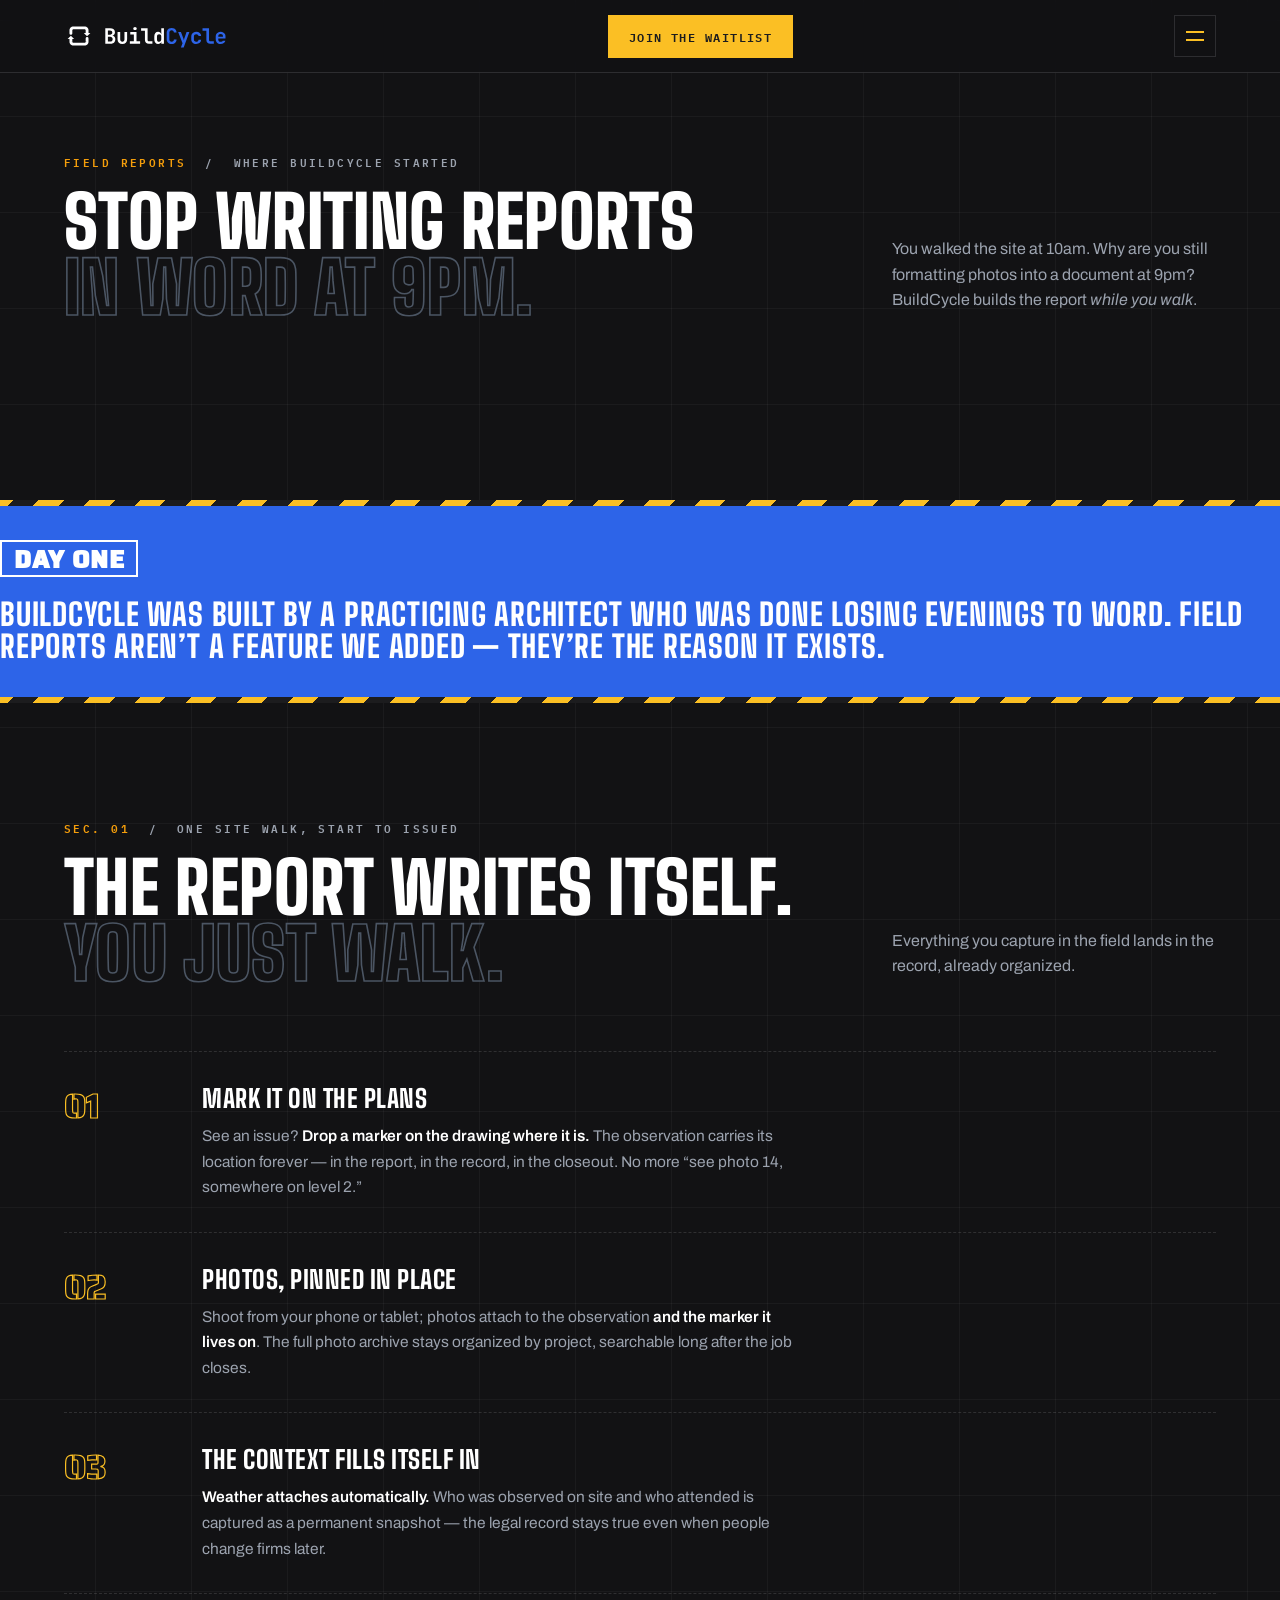
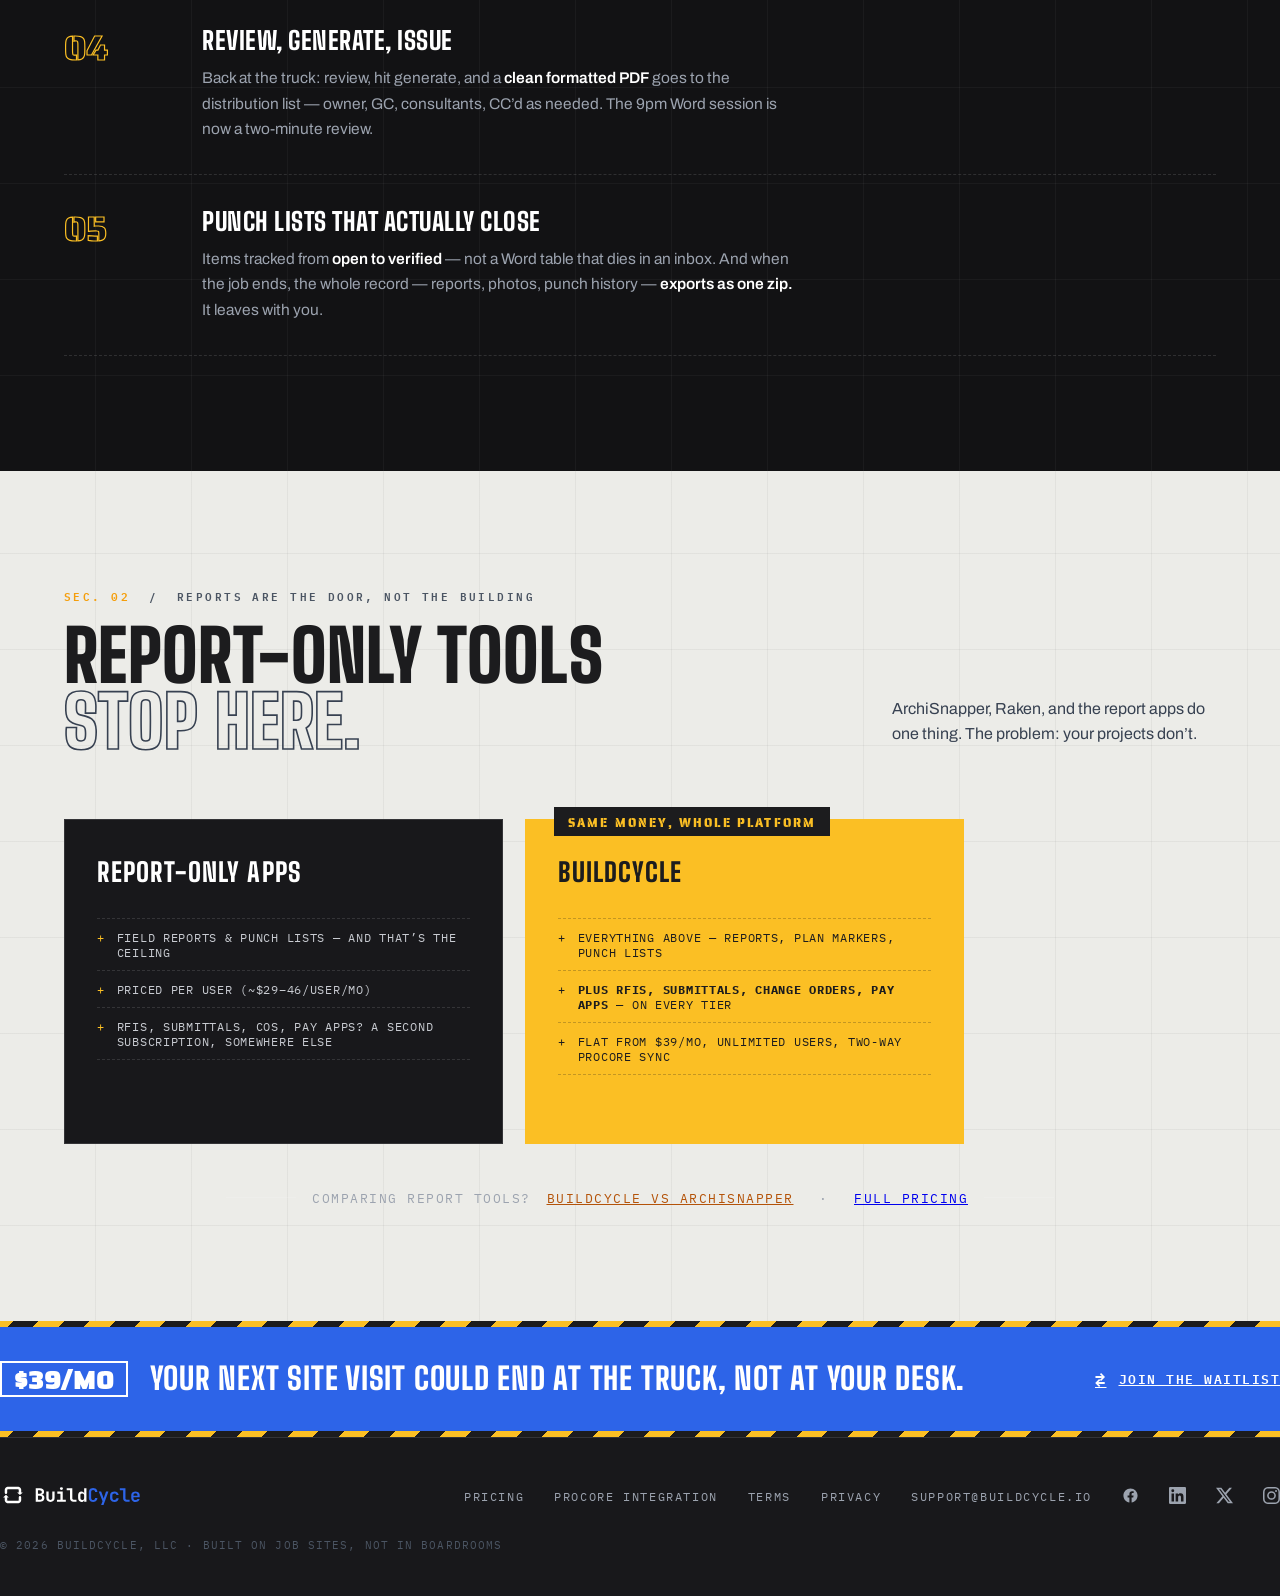
<file: field-reports.html>
<!DOCTYPE html>
<html lang="en">
<head>
<meta charset="UTF-8">
<meta name="viewport" content="width=device-width, initial-scale=1.0">

<!-- PER-PAGE: title + descriptions -->
<title>Field Report Software for Architects — BuildCycle</title>
<meta name="description" content="Stop writing field reports in Word. BuildCycle builds the report while you walk the site — observations marked on the plans, photos pinned in place, weather attached, clean PDF out. Punch lists included. From $39/mo.">
<meta property="og:title" content="Field Report Software for Architects — BuildCycle">
<meta property="og:description" content="Observations marked on the plans, photos pinned in place, weather attached, clean PDF out. The report writes itself while you walk the site.">
<meta property="og:type" content="website">
<link rel="canonical" href="https://buildcycle.io/field-reports">

<!-- SHARED: fonts + stylesheet (do not modify) -->
<link rel="preconnect" href="https://fonts.googleapis.com">
<link rel="preconnect" href="https://fonts.gstatic.com" crossorigin>
<link href="https://fonts.googleapis.com/css2?family=Big+Shoulders:opsz,wght@10..72,500;10..72,700;10..72,800;10..72,900&family=Archivo:ital,wght@0,400;0,500;0,600;0,700;1,400&family=IBM+Plex+Mono:wght@400;500;600&family=Saira+Stencil+One&display=swap" rel="stylesheet">
<link rel="stylesheet" href="/styles.css">

<!-- PER-PAGE: report walk-through styles -->
<style>
.walk{ border-top:1px dashed var(--hairline-d); }
.step{
  display:grid; grid-template-columns:110px minmax(0,1fr);
  gap:28px; padding:34px 0 32px;
  border-bottom:1px dashed var(--hairline-d);
}
.step-num{
  font-family:var(--stencil); font-size:34px; line-height:1;
  color:transparent; -webkit-text-stroke:1.2px var(--yellow);
  padding-top:3px; white-space:nowrap;
}
.step h3{ color:var(--paper); font-size:25px; margin-bottom:12px; }
.step p{ font-size:15.5px; line-height:1.65; color:var(--grey-mid); max-width:66ch; }
.step p b{ color:var(--paper); font-weight:600; }
@media (max-width:560px){
  .step{ grid-template-columns:1fr; gap:12px; padding:26px 0 24px; }
  .step-num{ font-size:27px; }
}
</style>
<link rel="icon" type="image/png" sizes="32x32" href="/favicon-32.png">
<link rel="icon" type="image/png" sizes="16x16" href="/favicon-16.png">
<link rel="icon" type="image/svg+xml" href="/favicon.svg">
<link rel="shortcut icon" href="/favicon.ico">
<link rel="apple-touch-icon" sizes="180x180" href="/apple-touch-icon.png">
<link rel="manifest" href="/site.webmanifest">
<meta name="theme-color" content="#15171A">

<script type="application/ld+json">
{
  "@context": "https://schema.org",
  "@type": "FAQPage",
  "mainEntity": [
    {
      "@type": "Question",
      "name": "What is the best field report software for architects?",
      "acceptedAnswer": {"@type": "Answer", "text": "Architects need field report software that builds the report during the site visit, not after it: observations marked directly on the drawings, photos pinned to plan locations, weather attached automatically, and a clean PDF issued to the distribution list. BuildCycle does this from $39/month — and unlike report-only tools, the same platform also handles RFIs, submittals, change orders, and pay applications when you need them."}
    },
    {
      "@type": "Question",
      "name": "Can I mark observations directly on the drawings?",
      "acceptedAnswer": {"@type": "Answer", "text": "Yes. In BuildCycle you drop a marker on the plan where the issue is, attach photos to that marker, and the observation carries its location with it — into the report PDF and the project record. No more 'see photo 14, somewhere on level 2.'"}
    },
    {
      "@type": "Question",
      "name": "Does BuildCycle replace writing reports in Word?",
      "acceptedAnswer": {"@type": "Answer", "text": "That is exactly what it replaces. The report assembles itself from your site walk — observations, photos, weather, attendees — and exports as a formatted PDF you issue by email. The hours previously spent reformatting a Word document become a review-and-send."}
    }
  ]
}
</script>
</head>
<body>

<!-- ================= SHARED NAV (do not modify) ================= -->
<header>
  <div class="wrap nav">
    <a class="wordmark" href="/"><img src="/assets/buildcycle-inverse.svg" alt="BuildCycle"></a>
    <ul class="nav-links">
      <li><a href="/#work">Workflows</a></li>
      <li><a href="/field-reports">Field Reports</a></li>
      <li><a href="/procore-integration.html">Procore Integration</a></li>
      <li><a href="/pricing.html">Pricing</a></li>
      <li><a href="https://app.buildcycle.io">Sign in</a></li>
    </ul>
    <a class="nav-cta" href="/#updates">Join the waitlist</a>
    <button class="nav-burger" type="button" aria-expanded="false" aria-controls="nav-menu" aria-label="Menu">Menu</button>
  </div>
  <ul class="nav-menu" id="nav-menu">
    <li><a href="/#work">Workflows</a></li>
      <li><a href="/field-reports">Field Reports</a></li>
    <li><a href="/procore-integration.html">Procore Integration</a></li>
    <li><a href="/pricing.html">Pricing</a></li>
    <li><a href="https://app.buildcycle.io">Sign in</a></li>
  </ul>
</header>

<!-- PAGE CONTENT -->

<!-- ================= HERO ================= -->
<section class="sec-dark sec-pad" style="padding-top: calc(var(--nav-h) + 80px);">
  <div class="wrap">
    <div class="sec-head sec-head--dark rv in">
      <div>
        <span class="tag"><b>FIELD REPORTS</b> &nbsp;/&nbsp; Where BuildCycle started</span>
        <h2>Stop writing reports<br><span class="pale">in Word at 9pm.</span></h2>
      </div>
      <p>You walked the site at 10am. Why are you still formatting photos into a document at 9pm? BuildCycle builds the report <em>while you walk</em>.</p>
    </div>
  </div>
</section>

<!-- ================= ORIGIN BAND ================= -->
<section class="procore">
  <div class="hazard hazard--thin" aria-hidden="true"></div>
  <div class="wrap procore-inner">
    <p class="procore-line rv">
      <span class="sync">Day one</span>
      BuildCycle was built by a practicing architect who was done losing evenings to Word. Field reports aren&rsquo;t a feature we added — they&rsquo;re the reason it exists.
    </p>
  </div>
  <div class="hazard hazard--thin" aria-hidden="true"></div>
</section>

<!-- ================= THE WALK ================= -->
<section class="sec-dark sec-pad" id="how">
  <div class="wrap">
    <div class="sec-head sec-head--dark rv">
      <div>
        <span class="tag"><b>SEC. 01</b> &nbsp;/&nbsp; One site walk, start to issued</span>
        <h2>The report writes itself.<br><span class="pale">You just walk.</span></h2>
      </div>
      <p>Everything you capture in the field lands in the record, already organized.</p>
    </div>

    <div class="walk">
      <div class="step rv">
        <div class="step-num">01</div>
        <div>
          <h3>Mark it on the plans</h3>
          <p>See an issue? <b>Drop a marker on the drawing where it is.</b> The observation carries its location forever — in the report, in the record, in the closeout. No more &ldquo;see photo 14, somewhere on level&nbsp;2.&rdquo;</p>
        </div>
      </div>
      <div class="step rv">
        <div class="step-num">02</div>
        <div>
          <h3>Photos, pinned in place</h3>
          <p>Shoot from your phone or tablet; photos attach to the observation <b>and the marker it lives on</b>. The full photo archive stays organized by project, searchable long after the job closes.</p>
        </div>
      </div>
      <div class="step rv">
        <div class="step-num">03</div>
        <div>
          <h3>The context fills itself in</h3>
          <p><b>Weather attaches automatically.</b> Who was observed on site and who attended is captured as a permanent snapshot — the legal record stays true even when people change firms later.</p>
        </div>
      </div>
      <div class="step rv">
        <div class="step-num">04</div>
        <div>
          <h3>Review, generate, issue</h3>
          <p>Back at the truck: review, hit generate, and a <b>clean formatted PDF</b> goes to the distribution list — owner, GC, consultants, CC&rsquo;d as needed. The 9pm Word session is now a two-minute review.</p>
        </div>
      </div>
      <div class="step rv">
        <div class="step-num">05</div>
        <div>
          <h3>Punch lists that actually close</h3>
          <p>Items tracked from <b>open to verified</b> — not a Word table that dies in an inbox. And when the job ends, the whole record — reports, photos, punch history — <b>exports as one zip.</b> It leaves with you.</p>
        </div>
      </div>
    </div>
  </div>
</section>

<!-- ================= THE DOOR, NOT THE BUILDING ================= -->
<section class="sec-concrete sec-pad" id="more">
  <div class="wrap">
    <div class="sec-head rv">
      <div>
        <span class="tag"><b>SEC. 02</b> &nbsp;/&nbsp; Reports are the door, not the building</span>
        <h2>Report-only tools<br><span class="pale">stop here.</span></h2>
      </div>
      <p>ArchiSnapper, Raken, and the report apps do one thing. The problem: your projects don&rsquo;t.</p>
    </div>

    <div class="tiers tiers--seatmath" style="grid-template-columns:repeat(2,minmax(0,1fr));max-width:900px;">
      <div class="tier rv">
        <div class="tier-name">Report-only apps</div>
        <ul class="tier-feats">
          <li>Field reports &amp; punch lists — and that&rsquo;s the ceiling</li>
          <li>Priced per user (~$29&ndash;46/user/mo)</li>
          <li>RFIs, submittals, COs, pay apps? A second subscription, somewhere else</li>
        </ul>
      </div>
      <div class="tier tier--hot rv rv-d1">
        <span class="tier-flag">Same money, whole platform</span>
        <div class="tier-name">BuildCycle</div>
        <ul class="tier-feats">
          <li>Everything above — reports, plan markers, punch lists</li>
          <li><b>Plus RFIs, submittals, change orders, pay apps</b> — on every tier</li>
          <li>Flat from $39/mo, unlimited users, two-way Procore sync</li>
        </ul>
      </div>
    </div>

    <p class="pricing-foot rv">Comparing report tools? <a href="/archisnapper-alternative" style="color:var(--accent,#B45309);text-decoration:underline;">BuildCycle vs ArchiSnapper</a> &nbsp;&middot;&nbsp; <a href="/pricing.html" style="text-decoration:underline;">Full pricing</a></p>
  </div>
</section>

<!-- ================= CTA ================= -->
<section class="procore">
  <div class="hazard hazard--thin" aria-hidden="true"></div>
  <div class="wrap procore-inner">
    <p class="procore-line rv">
      <span class="sync">$39/mo</span>
      Your next site visit could end at the truck, not at your desk.
    </p>
    <a class="procore-note rv rv-d1" href="/#updates">Join the waitlist</a>
  </div>
  <div class="hazard hazard--thin" aria-hidden="true"></div>
</section>

<!-- /PAGE CONTENT -->

<!-- ================= SHARED FOOTER (do not modify) ================= -->
<footer>
  <div class="wrap foot">
    <a class="wordmark" href="/"><img src="/assets/buildcycle-inverse.svg" alt="BuildCycle"></a>
    <ul class="foot-links">
      <li><a href="/pricing.html">Pricing</a></li>
      <li><a href="/procore-integration.html">Procore Integration</a></li>
      <li><a href="/terms.html">Terms</a></li>
      <li><a href="/privacy.html">Privacy</a></li>
      <li><a href="mailto:support@buildcycle.io">support@buildcycle.io</a></li>
      <li><a href="https://www.facebook.com/profile.php?id=61592217530657" target="_blank" rel="noopener" aria-label="BuildCycle on Facebook"><svg viewBox="0 0 24 24" aria-hidden="true"><path d="M22 12.06C22 6.5 17.52 2 12 2S2 6.5 2 12.06c0 5.02 3.66 9.18 8.44 9.94v-7.03H7.9v-2.91h2.54V9.85c0-2.5 1.49-3.89 3.77-3.89 1.09 0 2.23.2 2.23.2v2.46h-1.26c-1.24 0-1.63.77-1.63 1.56v1.88h2.78l-.44 2.91h-2.34V22c4.78-.76 8.44-4.92 8.44-9.94Z"/></svg></a></li>
      <li><a href="https://www.linkedin.com/company/buildcycle-llc" target="_blank" rel="noopener" aria-label="BuildCycle on LinkedIn"><svg viewBox="0 0 24 24" aria-hidden="true"><path d="M20.45 20.45h-3.55v-5.57c0-1.33-.03-3.04-1.85-3.04-1.86 0-2.14 1.45-2.14 2.94v5.67H9.35V9h3.41v1.56h.05c.48-.9 1.64-1.85 3.37-1.85 3.6 0 4.27 2.37 4.27 5.46v6.28zM5.34 7.43a2.06 2.06 0 1 1 0-4.12 2.06 2.06 0 0 1 0 4.12zM7.12 20.45H3.56V9h3.56v11.45zM22.22 0H1.77C.79 0 0 .77 0 1.72v20.55C0 23.22.79 24 1.77 24h20.45c.98 0 1.78-.78 1.78-1.73V1.72C24 .77 23.2 0 22.22 0z"/></svg></a></li>
      <li><a href="https://x.com/buildcycle_io" target="_blank" rel="noopener" aria-label="BuildCycle on X"><svg viewBox="0 0 24 24" aria-hidden="true"><path d="M18.9 1.15h3.68l-8.04 9.19L24 22.85h-7.41l-5.8-7.59-6.64 7.59H.47l8.6-9.83L0 1.15h7.59l5.25 6.94 6.06-6.94Zm-1.29 19.5h2.04L6.49 3.24H4.3l13.31 17.4Z"/></svg></a></li>
      <li><a href="https://www.instagram.com/buildcycle_io" target="_blank" rel="noopener" aria-label="BuildCycle on Instagram"><svg viewBox="0 0 24 24" aria-hidden="true"><path d="M12 2.16c3.2 0 3.58.01 4.85.07 1.17.05 1.8.25 2.23.41.56.22.96.48 1.38.9.42.42.68.82.9 1.38.16.42.36 1.06.41 2.23.06 1.27.07 1.65.07 4.85s-.01 3.58-.07 4.85c-.05 1.17-.25 1.8-.41 2.23-.22.56-.48.96-.9 1.38-.42.42-.82.68-1.38.9-.42.16-1.06.36-2.23.41-1.27.06-1.65.07-4.85.07s-3.58-.01-4.85-.07c-1.17-.05-1.8-.25-2.23-.41a3.72 3.72 0 0 1-1.38-.9 3.72 3.72 0 0 1-.9-1.38c-.16-.42-.36-1.06-.41-2.23-.06-1.27-.07-1.65-.07-4.85s.01-3.58.07-4.85c.05-1.17.25-1.8.41-2.23.22-.56.48-.96.9-1.38.42-.42.82-.68 1.38-.9.42-.16 1.06-.36 2.23-.41C8.42 2.17 8.8 2.16 12 2.16M12 0C8.74 0 8.33.01 7.05.07 5.78.13 4.9.33 4.14.63c-.79.3-1.46.72-2.13 1.38A5.88 5.88 0 0 0 .63 4.14C.33 4.9.13 5.78.07 7.05.01 8.33 0 8.74 0 12s.01 3.67.07 4.95c.06 1.27.26 2.15.56 2.91.3.79.72 1.46 1.38 2.13a5.88 5.88 0 0 0 2.13 1.38c.76.3 1.64.5 2.91.56C8.33 23.99 8.74 24 12 24s3.67-.01 4.95-.07c1.27-.06 2.15-.26 2.91-.56a5.88 5.88 0 0 0 2.13-1.38 5.88 5.88 0 0 0 1.38-2.13c.3-.76.5-1.64.56-2.91.06-1.28.07-1.69.07-4.95s-.01-3.67-.07-4.95c-.06-1.27-.26-2.15-.56-2.91a5.88 5.88 0 0 0-1.38-2.13A5.88 5.88 0 0 0 19.86.63c-.76-.3-1.64-.5-2.91-.56C15.67.01 15.26 0 12 0Zm0 5.84A6.16 6.16 0 1 0 18.16 12 6.16 6.16 0 0 0 12 5.84Zm0 10.15A3.99 3.99 0 1 1 16 12a3.99 3.99 0 0 1-4 3.99ZM19.85 5.59a1.44 1.44 0 1 1-2.88 0 1.44 1.44 0 0 1 2.88 0Z"/></svg></a></li>
    </ul>
    <span class="foot-legal">&copy; 2026 BuildCycle, LLC &middot; Built on job sites, not in boardrooms</span>
  </div>
</footer>

<!-- ================= SHARED JS: reveals + mobile nav (do not modify) ================= -->
<script>
const io = new IntersectionObserver((entries) => {
  for (const e of entries) if (e.isIntersecting) { e.target.classList.add('in'); io.unobserve(e.target); }
}, { threshold: 0.15, rootMargin: '0px 0px -40px 0px' });
document.querySelectorAll('.rv:not(.in)').forEach(el => io.observe(el));

const burger = document.querySelector('.nav-burger');
const menu = document.getElementById('nav-menu');
burger.addEventListener('click', () => {
  const open = menu.classList.toggle('open');
  burger.setAttribute('aria-expanded', String(open));
});
menu.addEventListener('click', (e) => {
  if (e.target.tagName === 'A') { menu.classList.remove('open'); burger.setAttribute('aria-expanded', 'false'); }
});
</script>

</body>
</html>
</file>
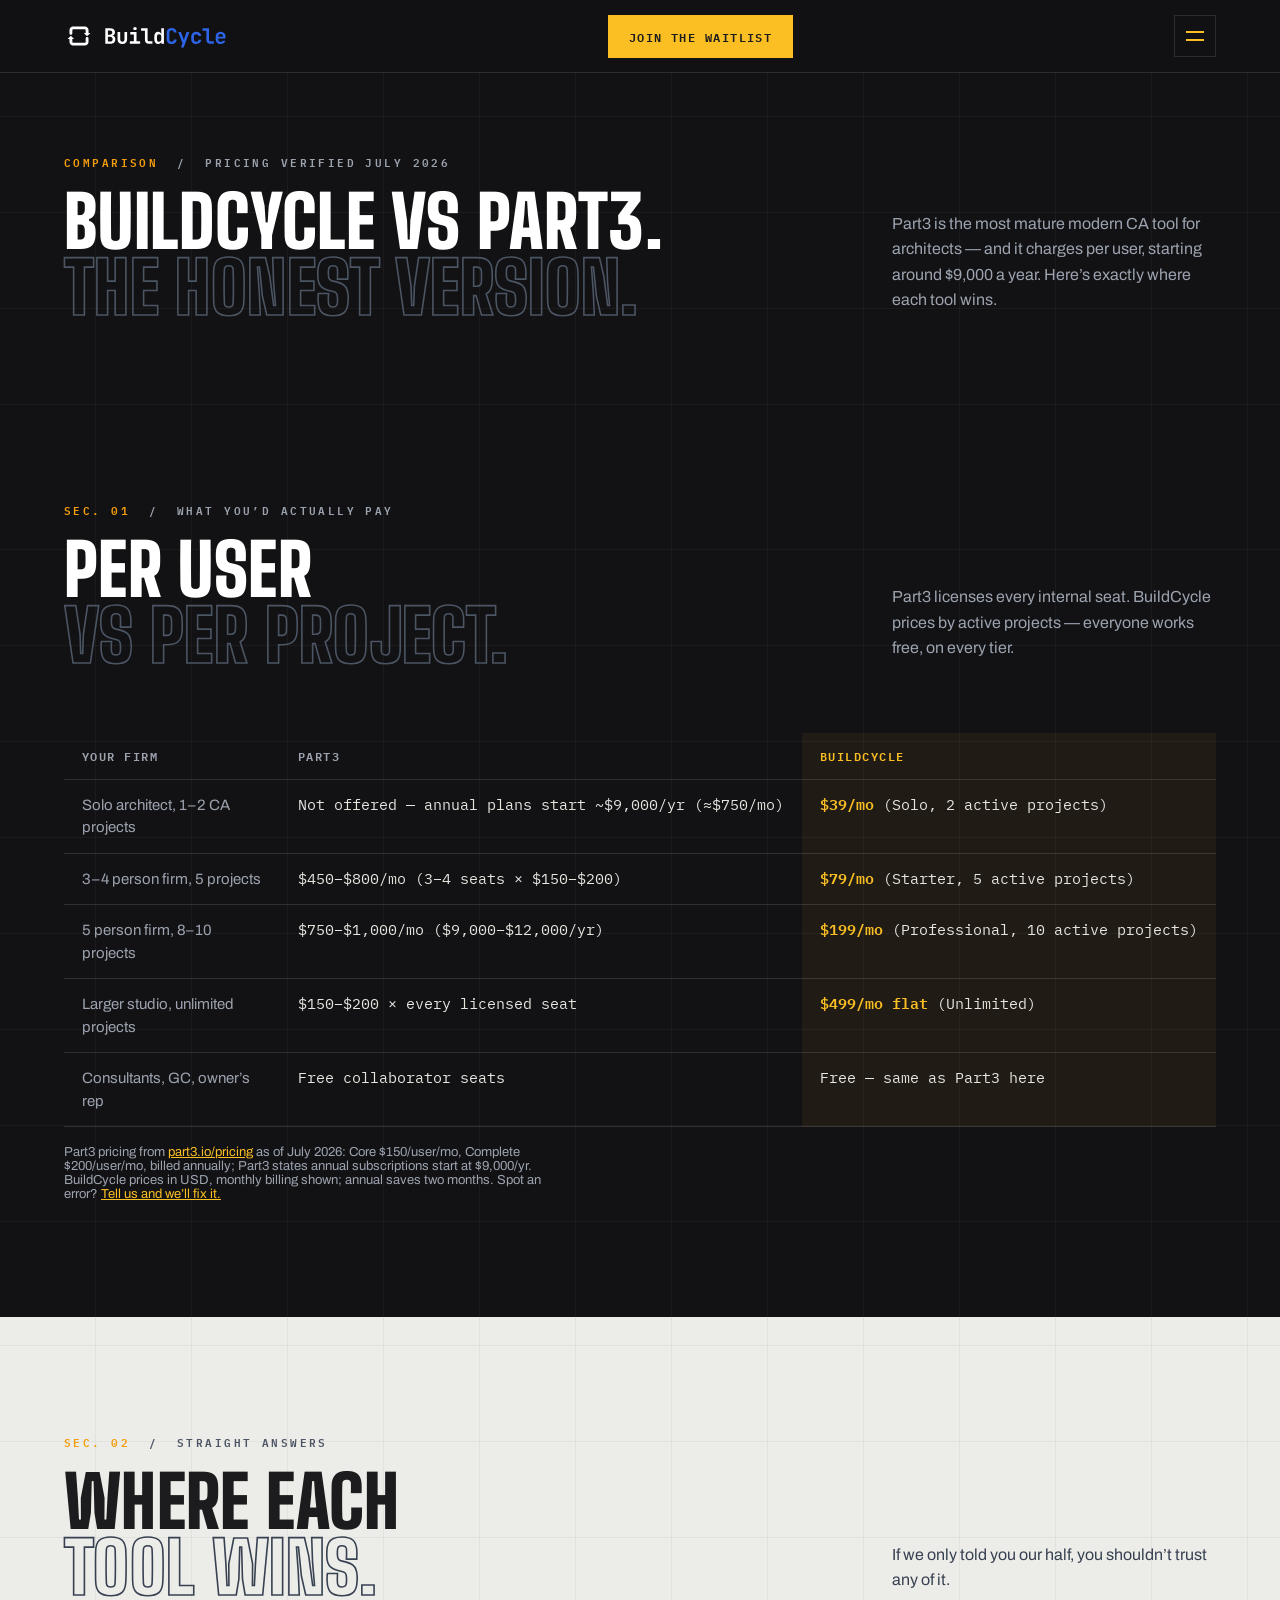
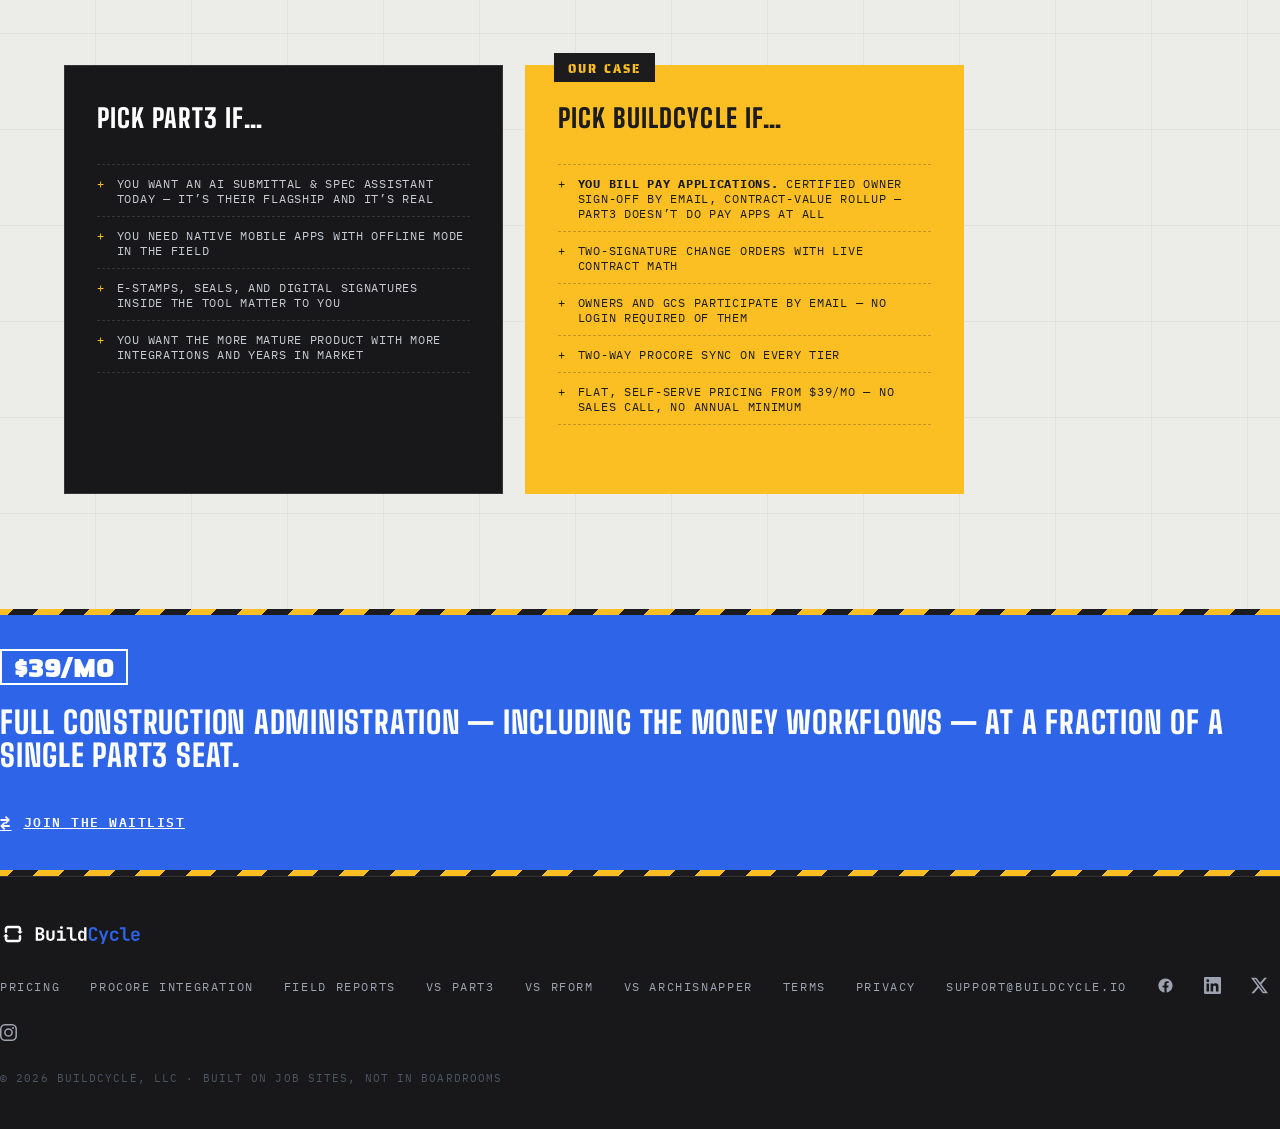
<file: part3-alternative.html>
<!DOCTYPE html>
<html lang="en">
<head>
<meta charset="UTF-8">
<meta name="viewport" content="width=device-width, initial-scale=1.0">

<!-- PER-PAGE: title + descriptions -->
<title>Part3 Alternative — BuildCycle vs Part3 Pricing &amp; Features (2026)</title>
<meta name="description" content="Honest BuildCycle vs Part3 comparison, July 2026: Part3 runs $150–200 per user/month (annual, ~$9,000/yr minimum). BuildCycle is flat by active projects from $39/mo, unlimited users — and includes pay applications, which Part3 doesn't have.">
<meta property="og:title" content="Part3 Alternative — BuildCycle vs Part3 (2026)">
<meta property="og:description" content="Part3: $150–200/user/mo, ~$9,000/yr minimum, no pay apps. BuildCycle: flat by projects from $39/mo, unlimited users, pay applications included.">
<meta property="og:type" content="website">
<link rel="canonical" href="https://buildcycle.io/part3-alternative">

<!-- SHARED: fonts + stylesheet (do not modify) -->
<link rel="preconnect" href="https://fonts.googleapis.com">
<link rel="preconnect" href="https://fonts.gstatic.com" crossorigin>
<link href="https://fonts.googleapis.com/css2?family=Big+Shoulders:opsz,wght@10..72,500;10..72,700;10..72,800;10..72,900&family=Archivo:ital,wght@0,400;0,500;0,600;0,700;1,400&family=IBM+Plex+Mono:wght@400;500;600&family=Saira+Stencil+One&display=swap" rel="stylesheet">
<link rel="stylesheet" href="/styles.css">

<!-- PER-PAGE: comparison-table styles -->
<style>
.cmp-scroll{ overflow-x:auto; }
.cmp{
  width:100%; border-collapse:collapse; min-width:640px;
  font-size:15px; line-height:1.5;
}
.cmp th, .cmp td{ padding:14px 18px; text-align:left; border-bottom:1px solid var(--hairline-d); vertical-align:top; }
.cmp thead th{
  font-family:var(--mono); font-size:12px; font-weight:600;
  letter-spacing:.12em; text-transform:uppercase; color:var(--grey-mid);
}
.cmp .bc-col{ background:rgba(251,191,36,.06); }
.cmp thead .bc-col{ color:var(--yellow); }
.cmp td:first-child{ color:var(--grey-mid); }
.cmp .num{ font-family:var(--mono); white-space:nowrap; }
.cmp .win{ color:var(--yellow); font-weight:600; }
.fine{ font-size:13px; color:var(--grey-mid); margin-top:18px; max-width:72ch; }
.fine a{ color:var(--yellow); }
/* honest two-column verdict reuses tier cards */
.tiers--verdict{ grid-template-columns:repeat(2,minmax(0,1fr)); max-width:900px; }
@media (max-width:768px){ .tiers--verdict{ grid-template-columns:1fr; } }
</style>
<link rel="icon" type="image/png" sizes="32x32" href="/favicon-32.png">
<link rel="icon" type="image/png" sizes="16x16" href="/favicon-16.png">
<link rel="icon" type="image/svg+xml" href="/favicon.svg">
<link rel="shortcut icon" href="/favicon.ico">
<link rel="apple-touch-icon" sizes="180x180" href="/apple-touch-icon.png">
<link rel="manifest" href="/site.webmanifest">
<meta name="theme-color" content="#15171A">

<script type="application/ld+json">
{
  "@context": "https://schema.org",
  "@type": "FAQPage",
  "mainEntity": [
    {
      "@type": "Question",
      "name": "How much does Part3 cost?",
      "acceptedAnswer": {"@type": "Answer", "text": "As of July 2026, Part3 lists Core at $150 per user per month and Complete at $200 per user per month, billed annually. Part3's own materials state annual subscriptions start at $9,000/year, which works out to about five seats. There is no self-serve or solo tier."}
    },
    {
      "@type": "Question",
      "name": "What is the main difference between BuildCycle and Part3?",
      "acceptedAnswer": {"@type": "Answer", "text": "Pricing model and pay applications. Part3 charges per licensed user; BuildCycle charges a flat price by active projects with unlimited users on every tier, from $39/month. BuildCycle also includes pay applications with certified-email owner sign-off — a workflow Part3 does not offer."}
    },
    {
      "@type": "Question",
      "name": "What does Part3 do better than BuildCycle?",
      "acceptedAnswer": {"@type": "Answer", "text": "Part3 ships an AI submittal and spec assistant, native mobile apps with offline support, e-stamps and digital signatures, and has more integrations and years in market. If those are must-haves today, Part3 is the more mature choice."}
    }
  ]
}
</script>
</head>
<body>

<!-- ================= SHARED NAV (do not modify) ================= -->
<header>
  <div class="wrap nav">
    <a class="wordmark" href="/"><img src="/assets/buildcycle-inverse.svg" alt="BuildCycle"></a>
    <ul class="nav-links">
      <li><a href="/#work">Workflows</a></li>
      <li><a href="/field-reports">Field Reports</a></li>
      <li><a href="/procore-integration.html">Procore Integration</a></li>
      <li><a href="/pricing.html">Pricing</a></li>
      <li><a href="https://app.buildcycle.io">Sign in</a></li>
    </ul>
    <a class="nav-cta" href="/#updates">Join the waitlist</a>
    <button class="nav-burger" type="button" aria-expanded="false" aria-controls="nav-menu" aria-label="Menu">Menu</button>
  </div>
  <ul class="nav-menu" id="nav-menu">
    <li><a href="/#work">Workflows</a></li>
      <li><a href="/field-reports">Field Reports</a></li>
    <li><a href="/procore-integration.html">Procore Integration</a></li>
    <li><a href="/pricing.html">Pricing</a></li>
    <li><a href="https://app.buildcycle.io">Sign in</a></li>
  </ul>
</header>

<!-- PAGE CONTENT -->

<!-- ================= HERO ================= -->
<section class="sec-dark sec-pad" style="padding-top: calc(var(--nav-h) + 80px);">
  <div class="wrap">
    <div class="sec-head sec-head--dark rv in">
      <div>
        <span class="tag"><b>COMPARISON</b> &nbsp;/&nbsp; Pricing verified July 2026</span>
        <h2>BuildCycle vs Part3.<br><span class="pale">The honest version.</span></h2>
      </div>
      <p>Part3 is the most mature modern CA tool for architects — and it charges per user, starting around $9,000 a year. Here&rsquo;s exactly where each tool wins.</p>
    </div>
  </div>
</section>

<!-- ================= PRICING TABLE ================= -->
<section class="sec-dark sec-pad" id="pricing-comparison" style="padding-top:0;">
  <div class="wrap">
    <div class="sec-head sec-head--dark rv">
      <div>
        <span class="tag"><b>SEC. 01</b> &nbsp;/&nbsp; What you&rsquo;d actually pay</span>
        <h2>Per user<br><span class="pale">vs per project.</span></h2>
      </div>
      <p>Part3 licenses every internal seat. BuildCycle prices by active projects — everyone works free, on every tier.</p>
    </div>

    <div class="cmp-scroll rv">
      <table class="cmp">
        <thead>
          <tr><th>Your firm</th><th>Part3</th><th class="bc-col">BuildCycle</th></tr>
        </thead>
        <tbody>
          <tr>
            <td>Solo architect, 1&ndash;2 CA projects</td>
            <td class="num">Not offered — annual plans start ~$9,000/yr (&asymp;$750/mo)</td>
            <td class="num bc-col"><span class="win">$39/mo</span> (Solo, 2 active projects)</td>
          </tr>
          <tr>
            <td>3&ndash;4 person firm, 5 projects</td>
            <td class="num">$450&ndash;$800/mo (3&ndash;4 seats &times; $150&ndash;$200)</td>
            <td class="num bc-col"><span class="win">$79/mo</span> (Starter, 5 active projects)</td>
          </tr>
          <tr>
            <td>5 person firm, 8&ndash;10 projects</td>
            <td class="num">$750&ndash;$1,000/mo ($9,000&ndash;$12,000/yr)</td>
            <td class="num bc-col"><span class="win">$199/mo</span> (Professional, 10 active projects)</td>
          </tr>
          <tr>
            <td>Larger studio, unlimited projects</td>
            <td class="num">$150&ndash;$200 &times; every licensed seat</td>
            <td class="num bc-col"><span class="win">$499/mo flat</span> (Unlimited)</td>
          </tr>
          <tr>
            <td>Consultants, GC, owner&rsquo;s rep</td>
            <td class="num">Free collaborator seats</td>
            <td class="num bc-col">Free — same as Part3 here</td>
          </tr>
        </tbody>
      </table>
    </div>
    <p class="fine rv">Part3 pricing from <a href="https://www.part3.io/pricing" rel="nofollow">part3.io/pricing</a> as of July 2026: Core $150/user/mo, Complete $200/user/mo, billed annually; Part3 states annual subscriptions start at $9,000/yr. BuildCycle prices in USD, monthly billing shown; annual saves two months. Spot an error? <a href="mailto:support@buildcycle.io">Tell us and we&rsquo;ll fix it.</a></p>
  </div>
</section>

<!-- ================= HONEST VERDICT ================= -->
<section class="sec-concrete sec-pad" id="verdict">
  <div class="wrap">
    <div class="sec-head rv">
      <div>
        <span class="tag"><b>SEC. 02</b> &nbsp;/&nbsp; Straight answers</span>
        <h2>Where each<br><span class="pale">tool wins.</span></h2>
      </div>
      <p>If we only told you our half, you shouldn&rsquo;t trust any of it.</p>
    </div>

    <div class="tiers tiers--verdict">
      <div class="tier rv">
        <div class="tier-name">Pick Part3 if&hellip;</div>
        <ul class="tier-feats">
          <li>You want an AI submittal &amp; spec assistant today — it&rsquo;s their flagship and it&rsquo;s real</li>
          <li>You need native mobile apps with offline mode in the field</li>
          <li>E-stamps, seals, and digital signatures inside the tool matter to you</li>
          <li>You want the more mature product with more integrations and years in market</li>
        </ul>
      </div>

      <div class="tier tier--hot rv rv-d1">
        <span class="tier-flag">Our case</span>
        <div class="tier-name">Pick BuildCycle if&hellip;</div>
        <ul class="tier-feats">
          <li><b>You bill pay applications.</b> Certified owner sign-off by email, contract-value rollup — Part3 doesn&rsquo;t do pay apps at all</li>
          <li>Two-signature change orders with live contract math</li>
          <li>Owners and GCs participate by email — no login required of them</li>
          <li>Two-way Procore sync on every tier</li>
          <li>Flat, self-serve pricing from $39/mo — no sales call, no annual minimum</li>
        </ul>
      </div>
    </div>
  </div>
</section>

<!-- ================= CTA ================= -->
<section class="procore">
  <div class="hazard hazard--thin" aria-hidden="true"></div>
  <div class="wrap procore-inner">
    <p class="procore-line rv">
      <span class="sync">$39/mo</span>
      Full construction administration — including the money workflows — at a fraction of a single Part3 seat.
    </p>
    <a class="procore-note rv rv-d1" href="/#updates">Join the waitlist</a>
  </div>
  <div class="hazard hazard--thin" aria-hidden="true"></div>
</section>

<!-- /PAGE CONTENT -->

<!-- ================= SHARED FOOTER (do not modify) ================= -->
<footer>
  <div class="wrap foot">
    <a class="wordmark" href="/"><img src="/assets/buildcycle-inverse.svg" alt="BuildCycle"></a>
    <ul class="foot-links">
      <li><a href="/pricing.html">Pricing</a></li>
      <li><a href="/procore-integration.html">Procore Integration</a></li>
      <li><a href="/field-reports">Field Reports</a></li>
      <li><a href="/part3-alternative">vs Part3</a></li>
      <li><a href="/rform-alternative">vs rForm</a></li>
      <li><a href="/archisnapper-alternative">vs ArchiSnapper</a></li>
      <li><a href="/terms.html">Terms</a></li>
      <li><a href="/privacy.html">Privacy</a></li>
      <li><a href="mailto:support@buildcycle.io">support@buildcycle.io</a></li>
      <li><a href="https://www.facebook.com/profile.php?id=61592217530657" target="_blank" rel="noopener" aria-label="BuildCycle on Facebook"><svg viewBox="0 0 24 24" aria-hidden="true"><path d="M22 12.06C22 6.5 17.52 2 12 2S2 6.5 2 12.06c0 5.02 3.66 9.18 8.44 9.94v-7.03H7.9v-2.91h2.54V9.85c0-2.5 1.49-3.89 3.77-3.89 1.09 0 2.23.2 2.23.2v2.46h-1.26c-1.24 0-1.63.77-1.63 1.56v1.88h2.78l-.44 2.91h-2.34V22c4.78-.76 8.44-4.92 8.44-9.94Z"/></svg></a></li>
      <li><a href="https://www.linkedin.com/company/buildcycle-llc" target="_blank" rel="noopener" aria-label="BuildCycle on LinkedIn"><svg viewBox="0 0 24 24" aria-hidden="true"><path d="M20.45 20.45h-3.55v-5.57c0-1.33-.03-3.04-1.85-3.04-1.86 0-2.14 1.45-2.14 2.94v5.67H9.35V9h3.41v1.56h.05c.48-.9 1.64-1.85 3.37-1.85 3.6 0 4.27 2.37 4.27 5.46v6.28zM5.34 7.43a2.06 2.06 0 1 1 0-4.12 2.06 2.06 0 0 1 0 4.12zM7.12 20.45H3.56V9h3.56v11.45zM22.22 0H1.77C.79 0 0 .77 0 1.72v20.55C0 23.22.79 24 1.77 24h20.45c.98 0 1.78-.78 1.78-1.73V1.72C24 .77 23.2 0 22.22 0z"/></svg></a></li>
      <li><a href="https://x.com/buildcycle_io" target="_blank" rel="noopener" aria-label="BuildCycle on X"><svg viewBox="0 0 24 24" aria-hidden="true"><path d="M18.9 1.15h3.68l-8.04 9.19L24 22.85h-7.41l-5.8-7.59-6.64 7.59H.47l8.6-9.83L0 1.15h7.59l5.25 6.94 6.06-6.94Zm-1.29 19.5h2.04L6.49 3.24H4.3l13.31 17.4Z"/></svg></a></li>
      <li><a href="https://www.instagram.com/buildcycle_io" target="_blank" rel="noopener" aria-label="BuildCycle on Instagram"><svg viewBox="0 0 24 24" aria-hidden="true"><path d="M12 2.16c3.2 0 3.58.01 4.85.07 1.17.05 1.8.25 2.23.41.56.22.96.48 1.38.9.42.42.68.82.9 1.38.16.42.36 1.06.41 2.23.06 1.27.07 1.65.07 4.85s-.01 3.58-.07 4.85c-.05 1.17-.25 1.8-.41 2.23-.22.56-.48.96-.9 1.38-.42.42-.82.68-1.38.9-.42.16-1.06.36-2.23.41-1.27.06-1.65.07-4.85.07s-3.58-.01-4.85-.07c-1.17-.05-1.8-.25-2.23-.41a3.72 3.72 0 0 1-1.38-.9 3.72 3.72 0 0 1-.9-1.38c-.16-.42-.36-1.06-.41-2.23-.06-1.27-.07-1.65-.07-4.85s.01-3.58.07-4.85c.05-1.17.25-1.8.41-2.23.22-.56.48-.96.9-1.38.42-.42.82-.68 1.38-.9.42-.16 1.06-.36 2.23-.41C8.42 2.17 8.8 2.16 12 2.16M12 0C8.74 0 8.33.01 7.05.07 5.78.13 4.9.33 4.14.63c-.79.3-1.46.72-2.13 1.38A5.88 5.88 0 0 0 .63 4.14C.33 4.9.13 5.78.07 7.05.01 8.33 0 8.74 0 12s.01 3.67.07 4.95c.06 1.27.26 2.15.56 2.91.3.79.72 1.46 1.38 2.13a5.88 5.88 0 0 0 2.13 1.38c.76.3 1.64.5 2.91.56C8.33 23.99 8.74 24 12 24s3.67-.01 4.95-.07c1.27-.06 2.15-.26 2.91-.56a5.88 5.88 0 0 0 2.13-1.38 5.88 5.88 0 0 0 1.38-2.13c.3-.76.5-1.64.56-2.91.06-1.28.07-1.69.07-4.95s-.01-3.67-.07-4.95c-.06-1.27-.26-2.15-.56-2.91a5.88 5.88 0 0 0-1.38-2.13A5.88 5.88 0 0 0 19.86.63c-.76-.3-1.64-.5-2.91-.56C15.67.01 15.26 0 12 0Zm0 5.84A6.16 6.16 0 1 0 18.16 12 6.16 6.16 0 0 0 12 5.84Zm0 10.15A3.99 3.99 0 1 1 16 12a3.99 3.99 0 0 1-4 3.99ZM19.85 5.59a1.44 1.44 0 1 1-2.88 0 1.44 1.44 0 0 1 2.88 0Z"/></svg></a></li>
    </ul>
    <span class="foot-legal">&copy; 2026 BuildCycle, LLC &middot; Built on job sites, not in boardrooms</span>
  </div>
</footer>

<!-- ================= SHARED JS: reveals + mobile nav (do not modify) ================= -->
<script>
const io = new IntersectionObserver((entries) => {
  for (const e of entries) if (e.isIntersecting) { e.target.classList.add('in'); io.unobserve(e.target); }
}, { threshold: 0.15, rootMargin: '0px 0px -40px 0px' });
document.querySelectorAll('.rv:not(.in)').forEach(el => io.observe(el));

const burger = document.querySelector('.nav-burger');
const menu = document.getElementById('nav-menu');
burger.addEventListener('click', () => {
  const open = menu.classList.toggle('open');
  burger.setAttribute('aria-expanded', String(open));
});
menu.addEventListener('click', (e) => {
  if (e.target.tagName === 'A') { menu.classList.remove('open'); burger.setAttribute('aria-expanded', 'false'); }
});
</script>

</body>
</html>
</file>
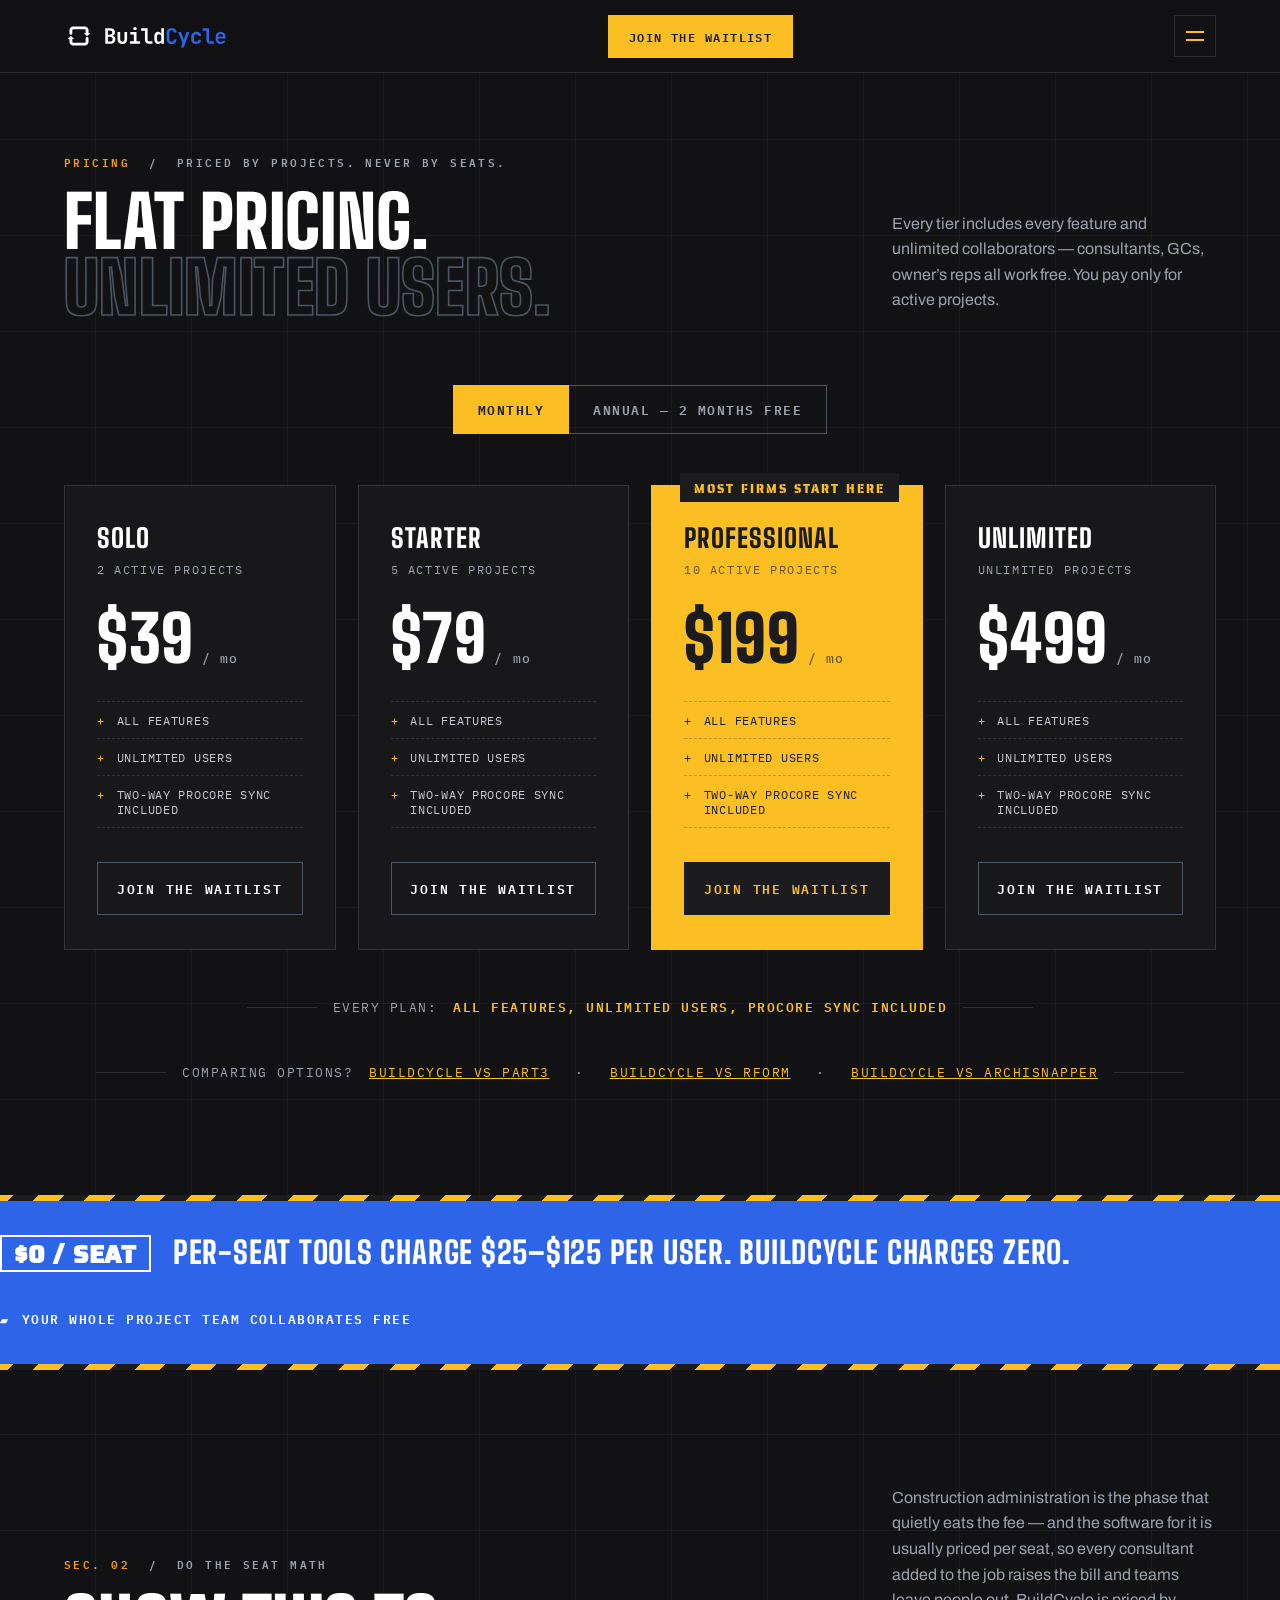
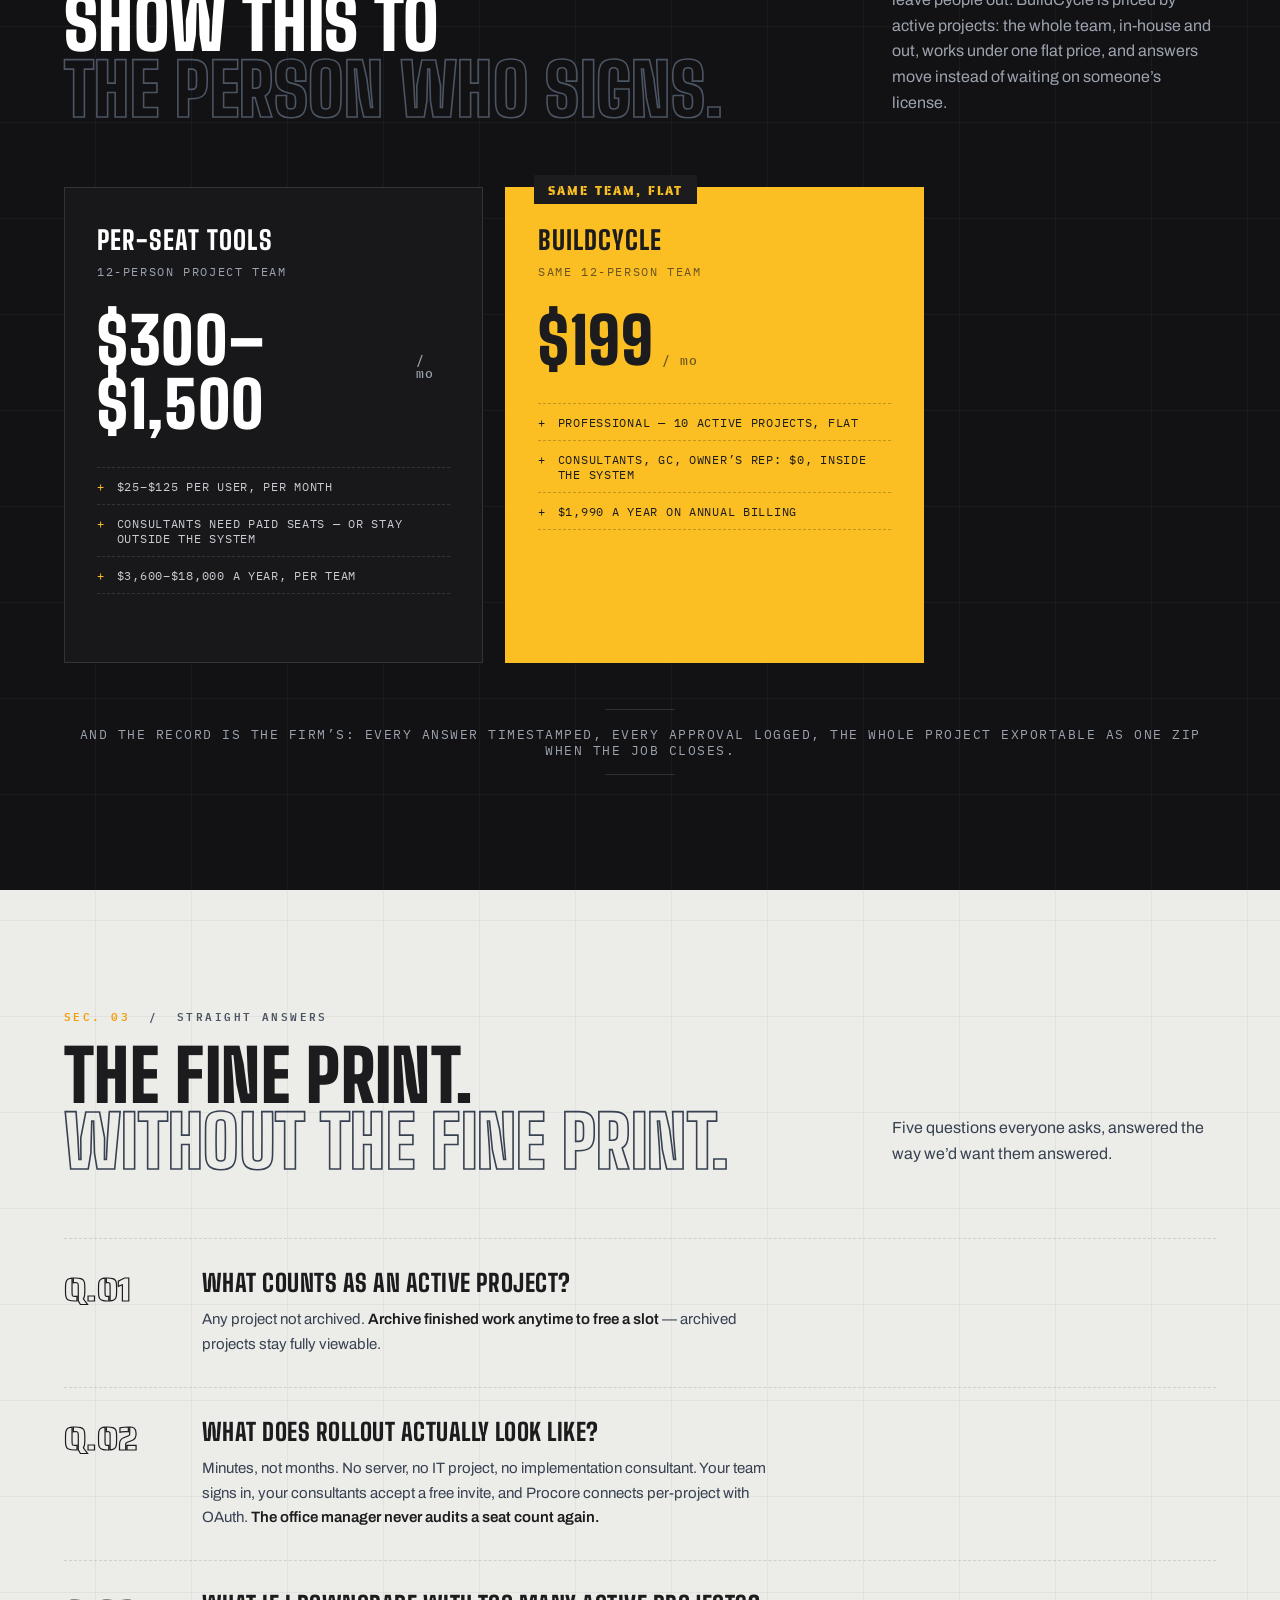
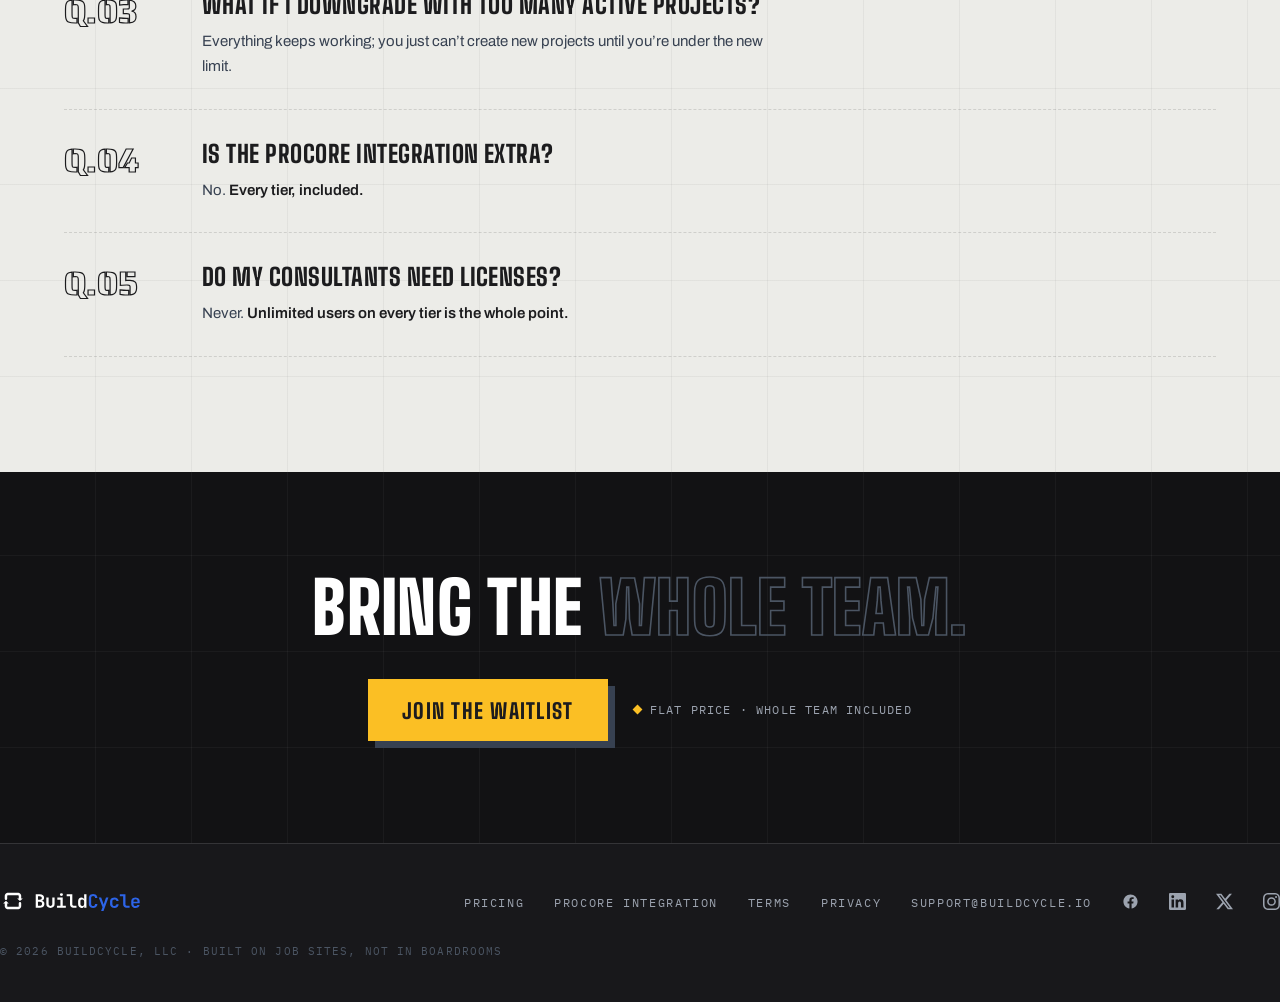
<file: pricing.html>
<!DOCTYPE html>
<html lang="en">
<head>
<meta charset="UTF-8">
<meta name="viewport" content="width=device-width, initial-scale=1.0">

<!-- PER-PAGE: title + descriptions -->
<title>Pricing — BuildCycle</title>
<meta name="description" content="Flat pricing, unlimited users. Solo $39/mo, Starter $79/mo, Professional $199/mo, Unlimited $499/mo — every feature and two-way Procore sync on every tier. Annual saves two months.">
<meta property="og:title" content="Pricing — BuildCycle">
<meta property="og:description" content="Flat pricing, unlimited users. Solo $39/mo, Starter $79/mo, Professional $199/mo, Unlimited $499/mo — every feature and two-way Procore sync on every tier. Annual saves two months.">
<meta property="og:type" content="website">
<link rel="canonical" href="https://buildcycle.io/pricing">

<!-- SHARED: fonts + stylesheet (do not modify) -->
<link rel="preconnect" href="https://fonts.googleapis.com">
<link rel="preconnect" href="https://fonts.gstatic.com" crossorigin>
<link href="https://fonts.googleapis.com/css2?family=Big+Shoulders:opsz,wght@10..72,500;10..72,700;10..72,800;10..72,900&family=Archivo:ital,wght@0,400;0,500;0,600;0,700;1,400&family=IBM+Plex+Mono:wght@400;500;600&family=Saira+Stencil+One&display=swap" rel="stylesheet">
<link rel="stylesheet" href="/styles.css">

<!-- PER-PAGE: pricing-page-only styles -->
<style>
/* monthly / annual toggle */
.bill-toggle{
  display:flex; justify-content:center;
  margin: 0 0 clamp(40px, 4vw, 60px);
  flex-wrap: wrap;
}
.bill-btn{
  font-family: var(--mono); font-size: 12.5px; font-weight: 600;
  letter-spacing: .12em; text-transform: uppercase;
  background: transparent; color: var(--grey-mid);
  border: 1px solid var(--steel-light);
  padding: 13px 24px 12px;
  cursor: pointer;
  transition: color .18s ease, background .18s ease, border-color .18s ease;
}
.bill-btn + .bill-btn{ border-left: 0; }
.bill-btn:hover{ color: var(--yellow); }
.bill-btn[aria-pressed="true"]{
  background: var(--yellow);
  color: var(--ink);            /* ink on solid yellow — never white */
  border-color: var(--yellow);
}
.bill-btn[aria-pressed="true"]:hover{ color: var(--ink); background: var(--yellow-hot); }

/* straight answers — spec-sheet Q&A */
.qa-list{ border-top: 1px dashed var(--hairline-l); }
.qa{
  display: grid;
  grid-template-columns: 110px minmax(0, 1fr);
  gap: 28px;
  padding: 32px 0 30px;
  border-bottom: 1px dashed var(--hairline-l);
}
.qa-num{
  font-family: var(--stencil);
  font-size: 32px; line-height: 1;
  color: transparent;
  -webkit-text-stroke: 1.2px var(--ink);
  padding-top: 3px;
  white-space: nowrap;
}
.qa h3{ color: var(--ink); font-size: 24px; margin-bottom: 12px; }
.qa p{ font-size: 15px; line-height: 1.65; color: var(--steel); max-width: 64ch; }
.qa p b{ color: var(--ink); font-weight: 600; }

/* comparison band — strip the sync arrow from the inherited note */
.fair-note::before{ content:"▰"; font-size: 10px; }

/* seat-math comparison: two-up on desktop, stacked on phones */
.tiers--seatmath{ grid-template-columns: repeat(2, minmax(0,1fr)); max-width: 860px; }
.tiers--seatmath .tier:last-child{ grid-column: auto; }
@media (max-width: 768px){ .tiers--seatmath{ grid-template-columns: 1fr; } }

@media (max-width: 560px){
  .bill-btn{ flex: 1 1 auto; padding: 12px 12px 11px; }
  .qa{ grid-template-columns: 1fr; gap: 12px; padding: 26px 0 24px; }
  .qa-num{ font-size: 26px; }
}
</style>
<link rel="icon" type="image/png" sizes="32x32" href="/favicon-32.png">
<link rel="icon" type="image/png" sizes="16x16" href="/favicon-16.png">
<link rel="icon" type="image/svg+xml" href="/favicon.svg">
<link rel="shortcut icon" href="/favicon.ico">
<link rel="apple-touch-icon" sizes="180x180" href="/apple-touch-icon.png">
<link rel="manifest" href="/site.webmanifest">
<meta name="theme-color" content="#15171A">
</head>
<body>

<!-- ================= SHARED NAV (do not modify) ================= -->
<header>
  <div class="wrap nav">
    <a class="wordmark" href="/"><img src="/assets/buildcycle-inverse.svg" alt="BuildCycle"></a>
    <ul class="nav-links">
      <li><a href="/#work">Workflows</a></li>
      <li><a href="/field-reports">Field Reports</a></li>
      <li><a href="/procore-integration.html">Procore Integration</a></li>
      <li><a href="/pricing.html">Pricing</a></li>
      <li><a href="https://app.buildcycle.io">Sign in</a></li>
    </ul>
    <a class="nav-cta" href="/#updates">Join the waitlist</a>
    <button class="nav-burger" type="button" aria-expanded="false" aria-controls="nav-menu" aria-label="Menu">Menu</button>
  </div>
  <ul class="nav-menu" id="nav-menu">
    <li><a href="/#work">Workflows</a></li>
      <li><a href="/field-reports">Field Reports</a></li>
    <li><a href="/procore-integration.html">Procore Integration</a></li>
    <li><a href="/pricing.html">Pricing</a></li>
    <li><a href="https://app.buildcycle.io">Sign in</a></li>
  </ul>
</header>

<!-- PAGE CONTENT -->

<!-- ================= PRICING HERO + TIERS ================= -->
<section class="sec-dark sec-pad" id="plans" style="padding-top: calc(var(--nav-h) + 80px);">
  <div class="wrap">
    <div class="sec-head sec-head--dark rv in">
      <div>
        <span class="tag"><b>PRICING</b> &nbsp;/&nbsp; Priced by projects. Never by seats.</span>
        <h2>Flat pricing.<br><span class="pale">Unlimited users.</span></h2>
      </div>
      <p>Every tier includes every feature and unlimited collaborators — consultants, GCs, owner&rsquo;s reps all work free. You pay only for active projects.</p>
    </div>

    <div class="bill-toggle rv in rv-d1" role="group" aria-label="Billing period">
      <button class="bill-btn" type="button" data-period="monthly" aria-pressed="true">Monthly</button>
      <button class="bill-btn" type="button" data-period="annual" aria-pressed="false">Annual &mdash; 2 months free</button>
    </div>

    <div class="tiers">
      <div class="tier rv in rv-d1">
        <div class="tier-name">Solo</div>
        <div class="tier-scope">2 active projects</div>
        <div class="tier-price">
          <span class="amt" data-monthly="$39" data-annual="$390">$39</span><small class="per" data-monthly="/ mo" data-annual="/ yr">/ mo</small>
        </div>
        <ul class="tier-feats">
          <li>All features</li>
          <li>Unlimited users</li>
          <li>Two-way Procore sync included</li>
        </ul>
        <a class="tier-cta" href="/#updates">Join the waitlist</a>
      </div>

      <div class="tier rv in rv-d2">
        <div class="tier-name">Starter</div>
        <div class="tier-scope">5 active projects</div>
        <div class="tier-price">
          <span class="amt" data-monthly="$79" data-annual="$790">$79</span><small class="per" data-monthly="/ mo" data-annual="/ yr">/ mo</small>
        </div>
        <ul class="tier-feats">
          <li>All features</li>
          <li>Unlimited users</li>
          <li>Two-way Procore sync included</li>
        </ul>
        <a class="tier-cta" href="/#updates">Join the waitlist</a>
      </div>

      <div class="tier tier--hot rv in rv-d3">
        <span class="tier-flag">Most firms start here</span>
        <div class="tier-name">Professional</div>
        <div class="tier-scope">10 active projects</div>
        <div class="tier-price">
          <span class="amt" data-monthly="$199" data-annual="$1,990">$199</span><small class="per" data-monthly="/ mo" data-annual="/ yr">/ mo</small>
        </div>
        <ul class="tier-feats">
          <li>All features</li>
          <li>Unlimited users</li>
          <li>Two-way Procore sync included</li>
        </ul>
        <a class="tier-cta" href="/#updates">Join the waitlist</a>
      </div>

      <div class="tier rv in rv-d4">
        <div class="tier-name">Unlimited</div>
        <div class="tier-scope">Unlimited projects</div>
        <div class="tier-price">
          <span class="amt" data-monthly="$499" data-annual="$4,990">$499</span><small class="per" data-monthly="/ mo" data-annual="/ yr">/ mo</small>
        </div>
        <ul class="tier-feats">
          <li>All features</li>
          <li>Unlimited users</li>
          <li>Two-way Procore sync included</li>
        </ul>
        <a class="tier-cta" href="/#updates">Join the waitlist</a>
      </div>
    </div>

    <p class="pricing-foot rv in">Every plan: <b>all features, unlimited users, Procore sync included</b></p>
    <p class="pricing-foot rv in">Comparing options? <a href="/part3-alternative" style="color:var(--yellow);">BuildCycle vs Part3</a> &nbsp;&middot;&nbsp; <a href="/rform-alternative" style="color:var(--yellow);">BuildCycle vs rForm</a> &nbsp;&middot;&nbsp; <a href="/archisnapper-alternative" style="color:var(--yellow);">BuildCycle vs ArchiSnapper</a></p>
    <!-- AT-LAUNCH: <p class="pricing-foot rv in">30-day Professional trial &nbsp;&middot;&nbsp; <b>No credit card</b></p> -->
  </div>
</section>

<!-- ================= COMPARISON BAND ================= -->
<section class="procore">
  <div class="hazard hazard--thin" aria-hidden="true"></div>
  <div class="wrap procore-inner">
    <p class="procore-line rv">
      <span class="sync">$0 / seat</span>
      Per-seat tools charge $25&ndash;$125 per user. BuildCycle charges zero.
    </p>
    <span class="procore-note fair-note rv rv-d1">Your whole project team collaborates free</span>
  </div>
  <div class="hazard hazard--thin" aria-hidden="true"></div>
</section>

<!-- ================= SEAT MATH (ROI) ================= -->
<section class="sec-dark sec-pad" id="seat-math">
  <div class="wrap">
    <div class="sec-head sec-head--dark rv">
      <div>
        <span class="tag"><b>SEC. 02</b> &nbsp;/&nbsp; Do the seat math</span>
        <h2>Show this to<br><span class="pale">the person who signs.</span></h2>
      </div>
      <p>Construction administration is the phase that quietly eats the fee — and the software for it is usually priced per seat, so every consultant added to the job raises the bill and teams leave people out. BuildCycle is priced by active projects: the whole team, in-house and out, works under one flat price, and answers move instead of waiting on someone&rsquo;s license.</p>
    </div>

    <div class="tiers tiers--seatmath">
      <div class="tier rv">
        <div class="tier-name">Per-seat tools</div>
        <div class="tier-scope">12-person project team</div>
        <div class="tier-price">$300&ndash;$1,500<small>/ mo</small></div>
        <ul class="tier-feats">
          <li>$25&ndash;$125 per user, per month</li>
          <li>Consultants need paid seats — or stay outside the system</li>
          <li>$3,600&ndash;$18,000 a year, per team</li>
        </ul>
      </div>

      <div class="tier tier--hot rv rv-d1">
        <span class="tier-flag">Same team, flat</span>
        <div class="tier-name">BuildCycle</div>
        <div class="tier-scope">Same 12-person team</div>
        <div class="tier-price">$199<small>/ mo</small></div>
        <ul class="tier-feats">
          <li>Professional — 10 active projects, flat</li>
          <li>Consultants, GC, owner&rsquo;s rep: $0, inside the system</li>
          <li>$1,990 a year on annual billing</li>
        </ul>
      </div>
    </div>

    <p class="pricing-foot rv">And the record is the firm&rsquo;s: every answer timestamped, every approval logged, the whole project exportable as one zip when the job closes.</p>
  </div>
</section>

<!-- ================= STRAIGHT ANSWERS ================= -->
<section class="sec-concrete sec-pad" id="answers">
  <div class="wrap">
    <div class="sec-head rv">
      <div>
        <span class="tag"><b>SEC. 03</b> &nbsp;/&nbsp; Straight answers</span>
        <h2>The fine print.<br><span class="pale">Without the fine print.</span></h2>
      </div>
      <p>Five questions everyone asks, answered the way we&rsquo;d want them answered.</p>
    </div>

    <div class="qa-list">
      <div class="qa rv">
        <span class="qa-num" aria-hidden="true">Q.01</span>
        <div>
          <h3>What counts as an active project?</h3>
          <p>Any project not archived. <b>Archive finished work anytime to free a slot</b> — archived projects stay fully viewable.</p>
        </div>
      </div>

      <div class="qa rv">
        <span class="qa-num" aria-hidden="true">Q.02</span>
        <div>
          <h3>What does rollout actually look like?</h3>
          <p>Minutes, not months. No server, no IT project, no implementation consultant. Your team signs in, your consultants accept a free invite, and Procore connects per-project with OAuth. <b>The office manager never audits a seat count again.</b></p>
        </div>
      </div>
      <!-- AT-LAUNCH: restore trial Q&A —
      <div class="qa rv">
        <span class="qa-num" aria-hidden="true">Q.02</span>
        <div>
          <h3>What happens when my trial ends?</h3>
          <p>Day 31 the workspace becomes read-only: everything visible and exportable, nothing editable until you pick a plan. <b>Your data is never deleted.</b></p>
        </div>
      </div>
      -->

      <div class="qa rv">
        <span class="qa-num" aria-hidden="true">Q.03</span>
        <div>
          <h3>What if I downgrade with too many active projects?</h3>
          <p>Everything keeps working; you just can&rsquo;t create new projects until you&rsquo;re under the new limit.</p>
        </div>
      </div>

      <div class="qa rv">
        <span class="qa-num" aria-hidden="true">Q.04</span>
        <div>
          <h3>Is the Procore integration extra?</h3>
          <p>No. <b>Every tier, included.</b></p>
        </div>
      </div>

      <div class="qa rv">
        <span class="qa-num" aria-hidden="true">Q.05</span>
        <div>
          <h3>Do my consultants need licenses?</h3>
          <p>Never. <b>Unlimited users on every tier is the whole point.</b></p>
        </div>
      </div>
    </div>
  </div>
</section>

<!-- ================= CLOSING CTA ================= -->
<section class="sec-dark" style="padding: clamp(72px, 8vw, 120px) 0;">
  <div class="wrap" style="text-align:center;">
    <h2 class="rv" style="color:#fff;">Bring the <span class="pale" style="-webkit-text-stroke-color:var(--steel-light);">whole team.</span></h2>
    <div class="hero-actions rv rv-d1" style="justify-content:center; margin-top: 38px;">
      <a class="btn-primary" href="/#updates">Join the waitlist</a>
      <span class="micro">Flat price &middot; Whole team included</span>
      <!-- AT-LAUNCH: <span class="micro">30-day Professional trial &middot; No credit card</span> -->
    </div>
  </div>
</section>

<!-- /PAGE CONTENT -->

<!-- ================= SHARED FOOTER (do not modify) ================= -->
<footer>
  <div class="wrap foot">
    <a class="wordmark" href="/"><img src="/assets/buildcycle-inverse.svg" alt="BuildCycle"></a>
    <ul class="foot-links">
      <li><a href="/pricing.html">Pricing</a></li>
      <li><a href="/procore-integration.html">Procore Integration</a></li>
      <li><a href="/terms.html">Terms</a></li>
      <li><a href="/privacy.html">Privacy</a></li>
      <li><a href="mailto:support@buildcycle.io">support@buildcycle.io</a></li>
      <li><a href="https://www.facebook.com/profile.php?id=61592217530657" target="_blank" rel="noopener" aria-label="BuildCycle on Facebook"><svg viewBox="0 0 24 24" aria-hidden="true"><path d="M22 12.06C22 6.5 17.52 2 12 2S2 6.5 2 12.06c0 5.02 3.66 9.18 8.44 9.94v-7.03H7.9v-2.91h2.54V9.85c0-2.5 1.49-3.89 3.77-3.89 1.09 0 2.23.2 2.23.2v2.46h-1.26c-1.24 0-1.63.77-1.63 1.56v1.88h2.78l-.44 2.91h-2.34V22c4.78-.76 8.44-4.92 8.44-9.94Z"/></svg></a></li>
      <li><a href="https://www.linkedin.com/company/buildcycle-llc" target="_blank" rel="noopener" aria-label="BuildCycle on LinkedIn"><svg viewBox="0 0 24 24" aria-hidden="true"><path d="M20.45 20.45h-3.55v-5.57c0-1.33-.03-3.04-1.85-3.04-1.86 0-2.14 1.45-2.14 2.94v5.67H9.35V9h3.41v1.56h.05c.48-.9 1.64-1.85 3.37-1.85 3.6 0 4.27 2.37 4.27 5.46v6.28zM5.34 7.43a2.06 2.06 0 1 1 0-4.12 2.06 2.06 0 0 1 0 4.12zM7.12 20.45H3.56V9h3.56v11.45zM22.22 0H1.77C.79 0 0 .77 0 1.72v20.55C0 23.22.79 24 1.77 24h20.45c.98 0 1.78-.78 1.78-1.73V1.72C24 .77 23.2 0 22.22 0z"/></svg></a></li>
      <li><a href="https://x.com/buildcycle_io" target="_blank" rel="noopener" aria-label="BuildCycle on X"><svg viewBox="0 0 24 24" aria-hidden="true"><path d="M18.9 1.15h3.68l-8.04 9.19L24 22.85h-7.41l-5.8-7.59-6.64 7.59H.47l8.6-9.83L0 1.15h7.59l5.25 6.94 6.06-6.94Zm-1.29 19.5h2.04L6.49 3.24H4.3l13.31 17.4Z"/></svg></a></li>
      <li><a href="https://www.instagram.com/buildcycle_io" target="_blank" rel="noopener" aria-label="BuildCycle on Instagram"><svg viewBox="0 0 24 24" aria-hidden="true"><path d="M12 2.16c3.2 0 3.58.01 4.85.07 1.17.05 1.8.25 2.23.41.56.22.96.48 1.38.9.42.42.68.82.9 1.38.16.42.36 1.06.41 2.23.06 1.27.07 1.65.07 4.85s-.01 3.58-.07 4.85c-.05 1.17-.25 1.8-.41 2.23-.22.56-.48.96-.9 1.38-.42.42-.82.68-1.38.9-.42.16-1.06.36-2.23.41-1.27.06-1.65.07-4.85.07s-3.58-.01-4.85-.07c-1.17-.05-1.8-.25-2.23-.41a3.72 3.72 0 0 1-1.38-.9 3.72 3.72 0 0 1-.9-1.38c-.16-.42-.36-1.06-.41-2.23-.06-1.27-.07-1.65-.07-4.85s.01-3.58.07-4.85c.05-1.17.25-1.8.41-2.23.22-.56.48-.96.9-1.38.42-.42.82-.68 1.38-.9.42-.16 1.06-.36 2.23-.41C8.42 2.17 8.8 2.16 12 2.16M12 0C8.74 0 8.33.01 7.05.07 5.78.13 4.9.33 4.14.63c-.79.3-1.46.72-2.13 1.38A5.88 5.88 0 0 0 .63 4.14C.33 4.9.13 5.78.07 7.05.01 8.33 0 8.74 0 12s.01 3.67.07 4.95c.06 1.27.26 2.15.56 2.91.3.79.72 1.46 1.38 2.13a5.88 5.88 0 0 0 2.13 1.38c.76.3 1.64.5 2.91.56C8.33 23.99 8.74 24 12 24s3.67-.01 4.95-.07c1.27-.06 2.15-.26 2.91-.56a5.88 5.88 0 0 0 2.13-1.38 5.88 5.88 0 0 0 1.38-2.13c.3-.76.5-1.64.56-2.91.06-1.28.07-1.69.07-4.95s-.01-3.67-.07-4.95c-.06-1.27-.26-2.15-.56-2.91a5.88 5.88 0 0 0-1.38-2.13A5.88 5.88 0 0 0 19.86.63c-.76-.3-1.64-.5-2.91-.56C15.67.01 15.26 0 12 0Zm0 5.84A6.16 6.16 0 1 0 18.16 12 6.16 6.16 0 0 0 12 5.84Zm0 10.15A3.99 3.99 0 1 1 16 12a3.99 3.99 0 0 1-4 3.99ZM19.85 5.59a1.44 1.44 0 1 1-2.88 0 1.44 1.44 0 0 1 2.88 0Z"/></svg></a></li>
    </ul>
    <span class="foot-legal">&copy; 2026 BuildCycle, LLC &middot; Built on job sites, not in boardrooms</span>
  </div>
</footer>

<!-- ================= SHARED JS: reveals + mobile nav (do not modify) ================= -->
<script>
// Scroll reveals — add class="rv" (+ rv-d1/d2/d3 for stagger) to elements
const io = new IntersectionObserver((entries) => {
  for (const e of entries) if (e.isIntersecting) { e.target.classList.add('in'); io.unobserve(e.target); }
}, { threshold: 0.15, rootMargin: '0px 0px -40px 0px' });
document.querySelectorAll('.rv:not(.in)').forEach(el => io.observe(el));

// Mobile nav
const burger = document.querySelector('.nav-burger');
const menu = document.getElementById('nav-menu');
burger.addEventListener('click', () => {
  const open = menu.classList.toggle('open');
  burger.setAttribute('aria-expanded', String(open));
});
menu.addEventListener('click', (e) => {
  if (e.target.tagName === 'A') { menu.classList.remove('open'); burger.setAttribute('aria-expanded', 'false'); }
});
</script>

<!-- PER-PAGE JS: monthly / annual price toggle -->
<script>
const billBtns = document.querySelectorAll('.bill-btn');
billBtns.forEach((btn) => {
  btn.addEventListener('click', () => {
    const period = btn.dataset.period;
    billBtns.forEach((b) => b.setAttribute('aria-pressed', String(b === btn)));
    document.querySelectorAll('.tier-price .amt, .tier-price .per').forEach((el) => {
      el.textContent = el.dataset[period];
    });
  });
});
</script>

</body>
</html>
</file>
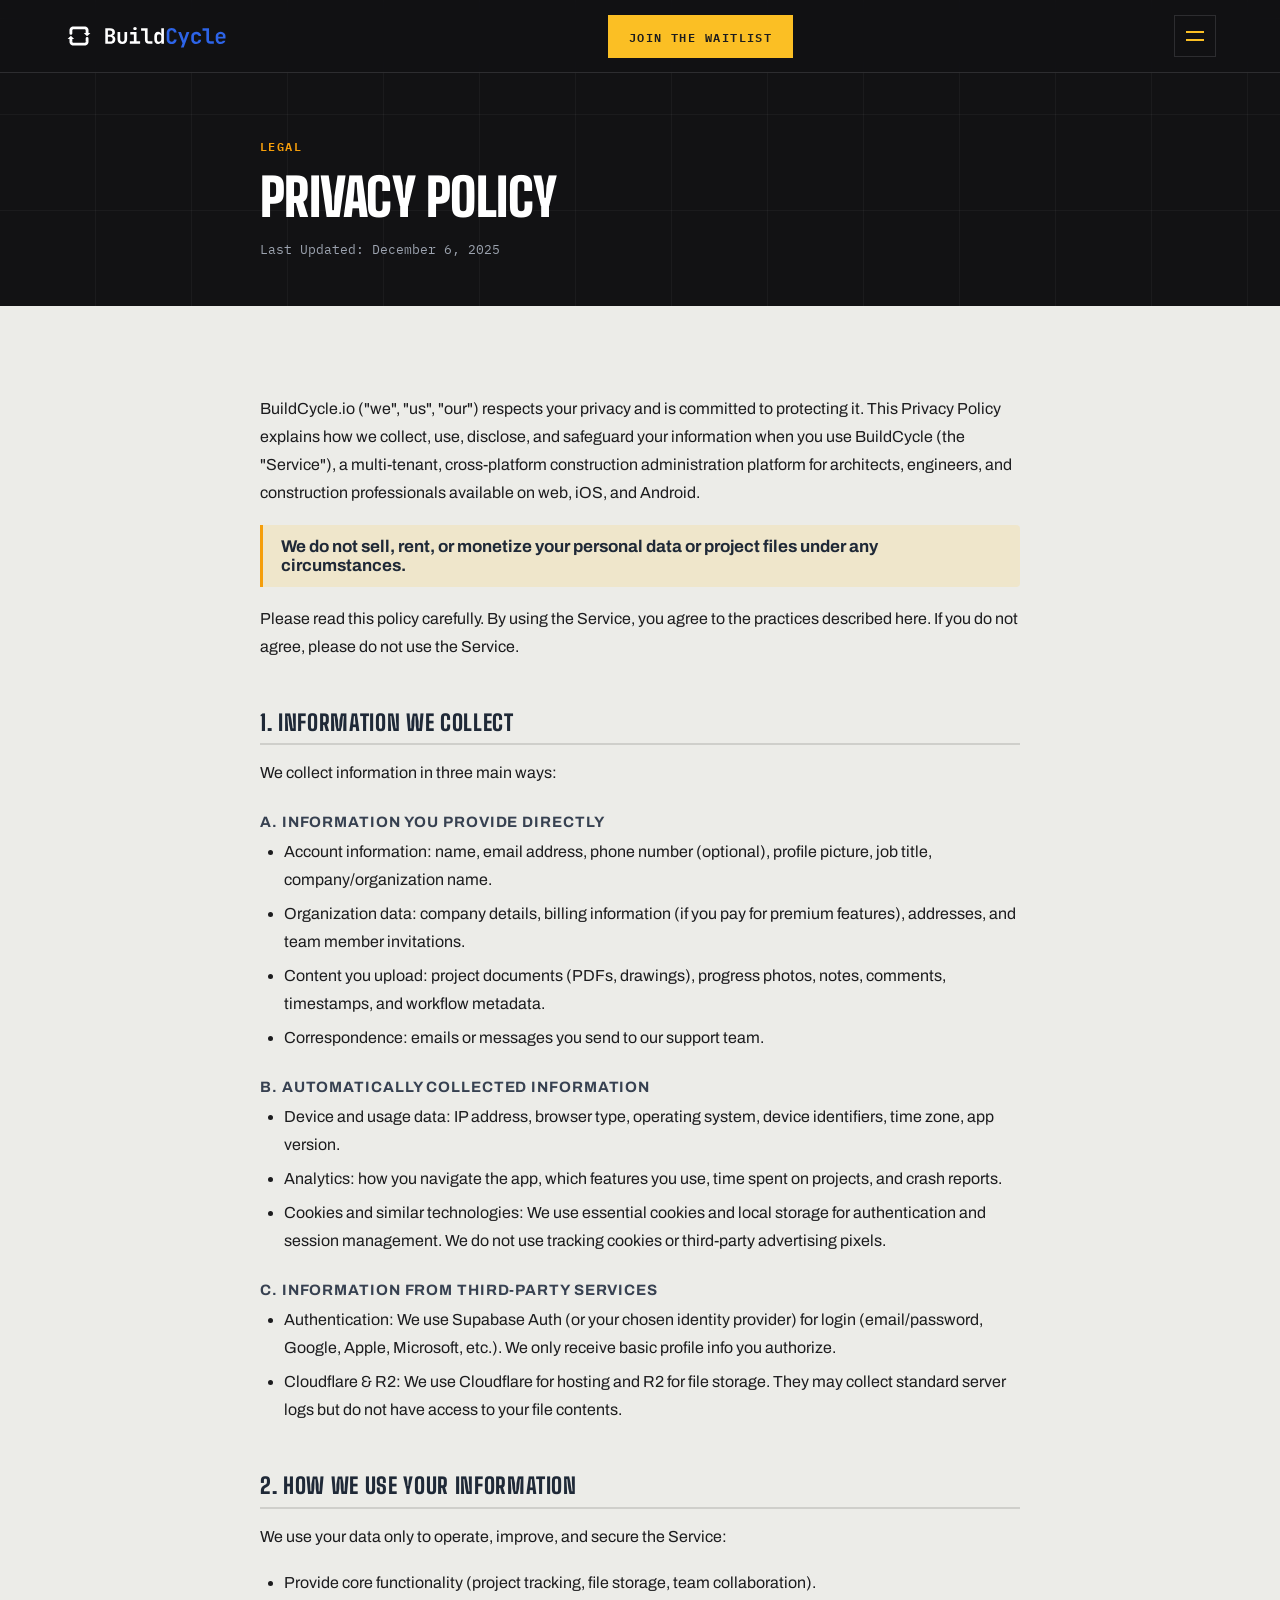
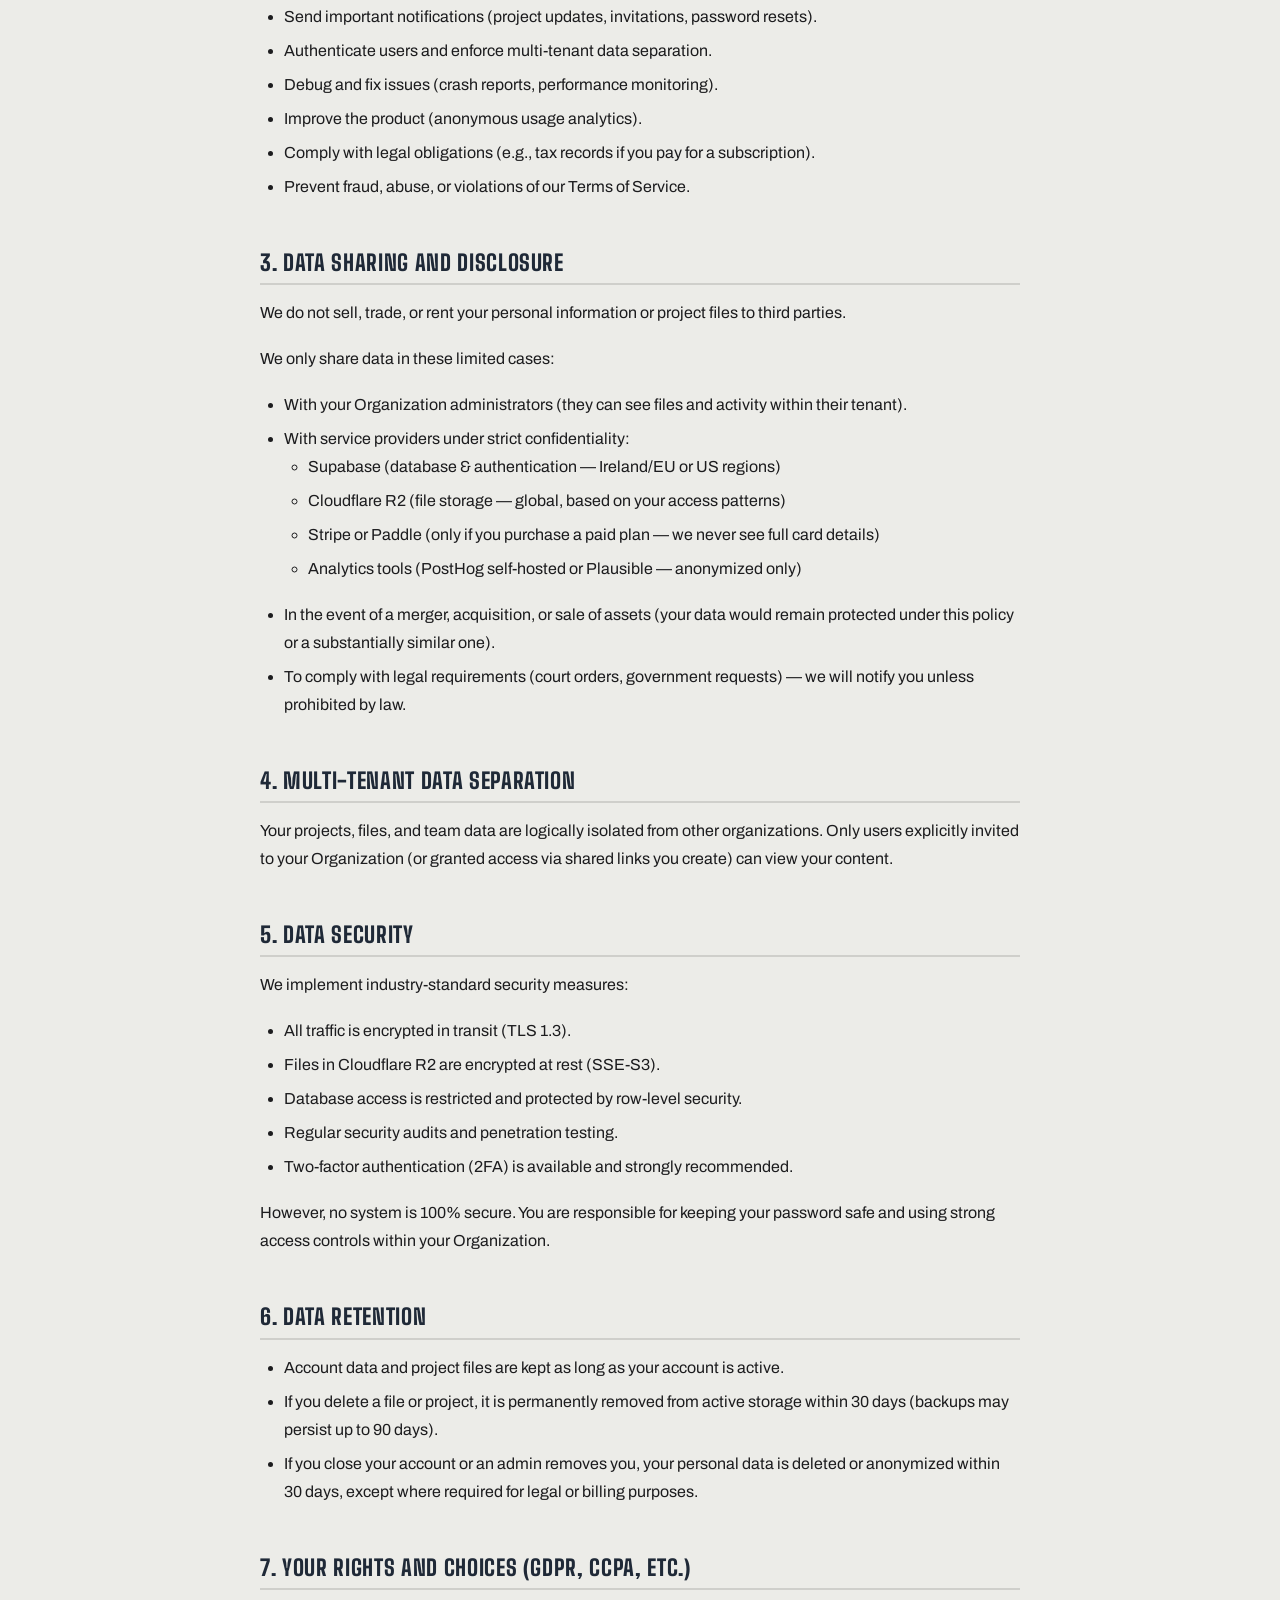
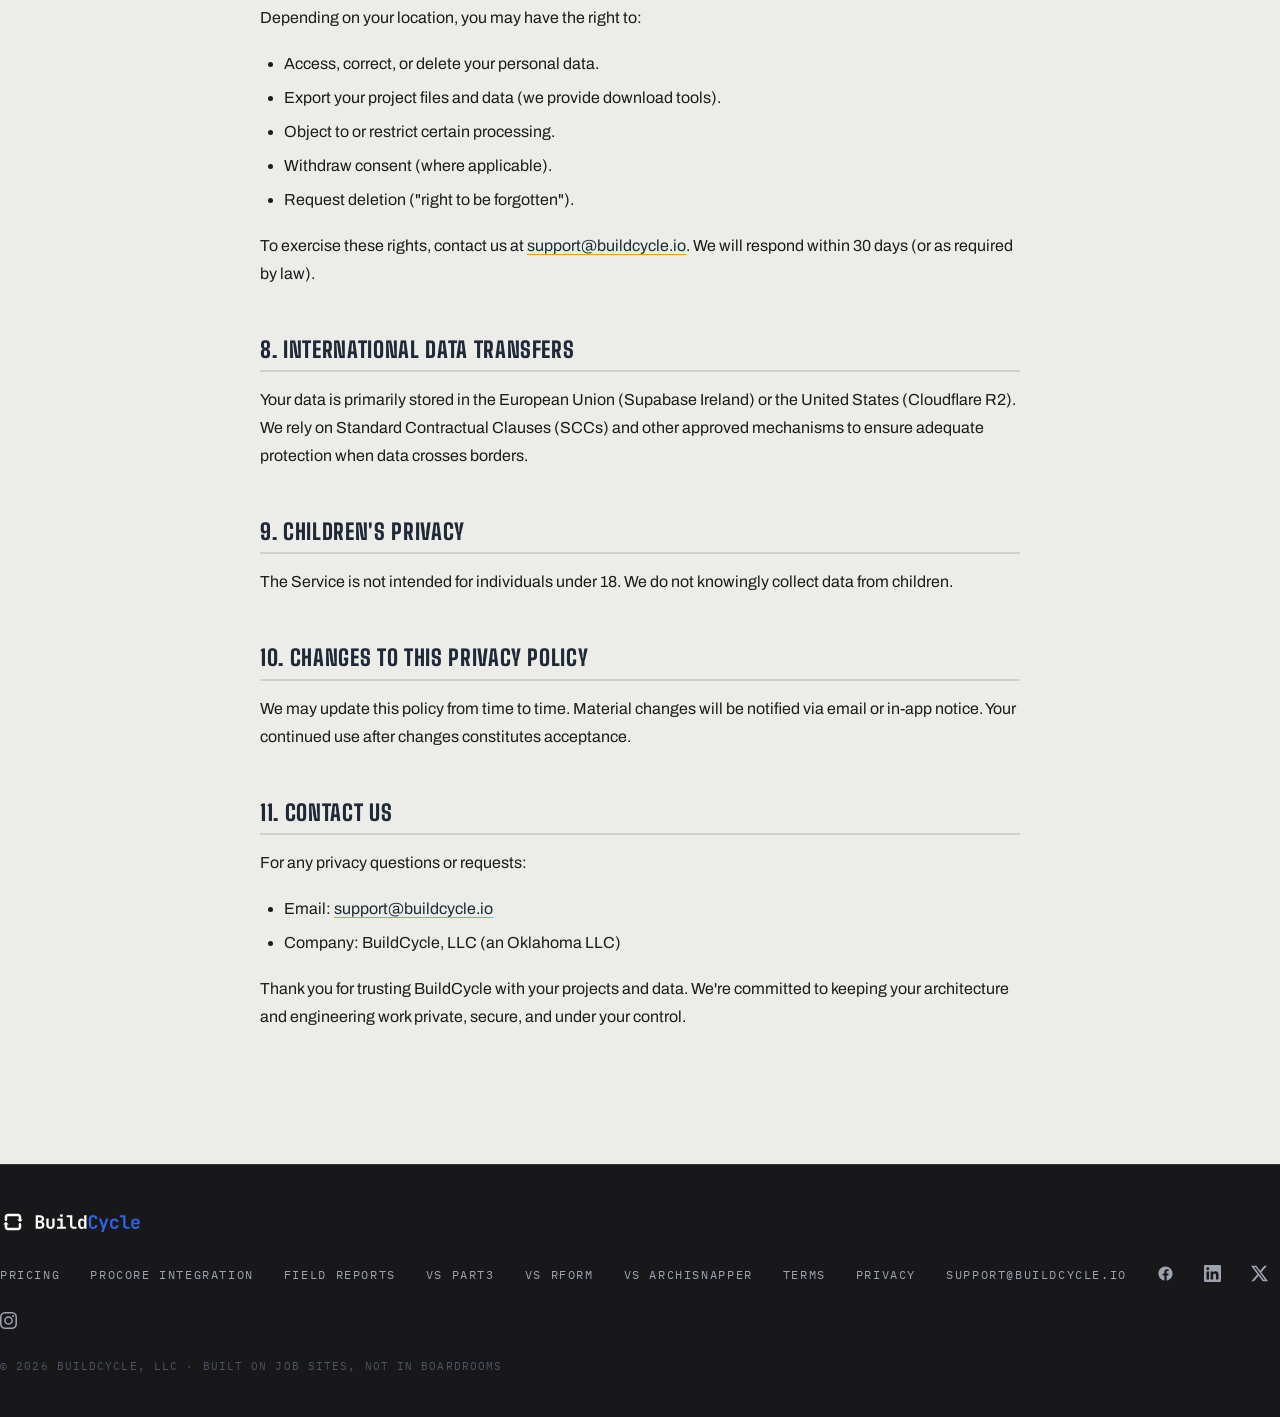
<file: privacy.html>
<!DOCTYPE html>
<html lang="en">
<head>
<meta charset="UTF-8">
<meta name="viewport" content="width=device-width, initial-scale=1.0">

<!-- PER-PAGE: title + descriptions -->
<title>Privacy Policy — BuildCycle</title>
<meta name="description" content="BuildCycle Privacy Policy — how we collect, use, and protect your personal information and project data.">
<meta property="og:title" content="Privacy Policy — BuildCycle">
<meta property="og:description" content="BuildCycle Privacy Policy — how we collect, use, and protect your personal information and project data.">
<meta property="og:type" content="website">

<!-- SHARED: fonts + stylesheet (do not modify) -->
<link rel="preconnect" href="https://fonts.googleapis.com">
<link rel="preconnect" href="https://fonts.gstatic.com" crossorigin>
<link href="https://fonts.googleapis.com/css2?family=Big+Shoulders:opsz,wght@10..72,500;10..72,700;10..72,800;10..72,900&family=Archivo:ital,wght@0,400;0,500;0,600;0,700;1,400&family=IBM+Plex+Mono:wght@400;500;600&family=Saira+Stencil+One&display=swap" rel="stylesheet">
<link rel="stylesheet" href="/styles.css">

<style>
/* Legal document layout */
.legal-hero {
  padding-top: calc(var(--nav-h) + 64px);
  padding-bottom: 48px;
}
.legal-article {
  max-width: 760px;
  margin: 0 auto;
}
.legal-article .legal-eyebrow {
  font-family: var(--mono);
  font-size: 12px;
  font-weight: 600;
  letter-spacing: .12em;
  text-transform: uppercase;
  color: var(--amber);
  margin-bottom: 14px;
  display: block;
}
.legal-article h1 {
  font-family: var(--disp);
  font-size: clamp(32px, 5vw, 52px);
  font-weight: 900;
  text-transform: uppercase;
  letter-spacing: -.01em;
  line-height: 1.05;
  color: #fff;
  margin-bottom: 16px;
}
.legal-article .legal-meta {
  font-family: var(--mono);
  font-size: 13px;
  color: var(--grey-mid);
  margin-bottom: 0;
}

/* Body section — concrete background for long-form readability */
.legal-body {
  background: var(--concrete);
  color: var(--ink);
  padding: clamp(56px, 7vw, 100px) 0 clamp(80px, 9vw, 140px);
}
.legal-body .legal-article h2 {
  font-family: var(--disp);
  font-size: clamp(17px, 2.2vw, 22px);
  font-weight: 800;
  text-transform: uppercase;
  letter-spacing: .03em;
  color: var(--steel-dark);
  margin-top: 52px;
  margin-bottom: 14px;
  padding-bottom: 10px;
  border-bottom: 2px solid var(--hairline-l);
}
.legal-body .legal-article h3 {
  font-family: var(--body);
  font-size: 15px;
  font-weight: 700;
  color: var(--steel);
  margin-top: 28px;
  margin-bottom: 8px;
  text-transform: uppercase;
  letter-spacing: .06em;
}
.legal-body .legal-article p {
  font-family: var(--body);
  font-size: 16px;
  line-height: 1.75;
  color: var(--ink);
  margin-bottom: 18px;
}
.legal-body .legal-article ul,
.legal-body .legal-article ol {
  font-family: var(--body);
  font-size: 16px;
  line-height: 1.75;
  color: var(--ink);
  padding-left: 24px;
  margin-bottom: 18px;
}
.legal-body .legal-article li {
  margin-bottom: 6px;
}
.legal-body .legal-article a {
  color: var(--steel-dark);
  text-decoration: underline;
  text-decoration-color: var(--amber);
  text-underline-offset: 3px;
}
.legal-body .legal-article a:hover {
  color: var(--amber);
}
.legal-highlight {
  font-weight: 700;
  color: var(--steel-dark);
  font-size: 17px;
  background: rgba(251,191,36,.15);
  border-left: 3px solid var(--amber);
  padding: 12px 18px;
  border-radius: 0 4px 4px 0;
  margin-bottom: 18px;
  display: block;
}
</style>
<link rel="icon" type="image/png" sizes="32x32" href="/favicon-32.png">
<link rel="icon" type="image/png" sizes="16x16" href="/favicon-16.png">
<link rel="icon" type="image/svg+xml" href="/favicon.svg">
<link rel="shortcut icon" href="/favicon.ico">
<link rel="apple-touch-icon" sizes="180x180" href="/apple-touch-icon.png">
<link rel="manifest" href="/site.webmanifest">
<meta name="theme-color" content="#15171A">
</head>
<body>

<!-- ================= SHARED NAV (do not modify) ================= -->
<header>
  <div class="wrap nav">
    <a class="wordmark" href="/"><img src="/assets/buildcycle-inverse.svg" alt="BuildCycle"></a>
    <ul class="nav-links">
      <li><a href="/#work">Workflows</a></li>
      <li><a href="/field-reports">Field Reports</a></li>
      <li><a href="/procore-integration.html">Procore Integration</a></li>
      <li><a href="/pricing.html">Pricing</a></li>
      <li><a href="https://app.buildcycle.io">Sign in</a></li>
    </ul>
    <a class="nav-cta" href="/#updates">Join the waitlist</a>
    <button class="nav-burger" type="button" aria-expanded="false" aria-controls="nav-menu" aria-label="Menu">Menu</button>
  </div>
  <ul class="nav-menu" id="nav-menu">
    <li><a href="/#work">Workflows</a></li>
      <li><a href="/field-reports">Field Reports</a></li>
    <li><a href="/procore-integration.html">Procore Integration</a></li>
    <li><a href="/pricing.html">Pricing</a></li>
    <li><a href="https://app.buildcycle.io">Sign in</a></li>
  </ul>
</header>

<!-- PAGE CONTENT -->

<!-- Hero: dark section with page title -->
<section class="sec-dark legal-hero">
  <div class="wrap">
    <article class="legal-article">
      <span class="legal-eyebrow">Legal</span>
      <h1>Privacy Policy</h1>
      <p class="legal-meta">Last Updated: December 6, 2025</p>
    </article>
  </div>
</section>

<!-- Body: concrete section for readable long-form text -->
<section class="legal-body">
  <div class="wrap">
    <article class="legal-article">

      <p>BuildCycle.io ("we", "us", "our") respects your privacy and is committed to protecting it. This Privacy Policy explains how we collect, use, disclose, and safeguard your information when you use BuildCycle (the "Service"), a multi-tenant, cross-platform construction administration platform for architects, engineers, and construction professionals available on web, iOS, and Android.</p>

      <span class="legal-highlight">We do not sell, rent, or monetize your personal data or project files under any circumstances.</span>

      <p>Please read this policy carefully. By using the Service, you agree to the practices described here. If you do not agree, please do not use the Service.</p>

      <h2>1. Information We Collect</h2>
      <p>We collect information in three main ways:</p>

      <h3>A. Information You Provide Directly</h3>
      <ul>
        <li>Account information: name, email address, phone number (optional), profile picture, job title, company/organization name.</li>
        <li>Organization data: company details, billing information (if you pay for premium features), addresses, and team member invitations.</li>
        <li>Content you upload: project documents (PDFs, drawings), progress photos, notes, comments, timestamps, and workflow metadata.</li>
        <li>Correspondence: emails or messages you send to our support team.</li>
      </ul>

      <h3>B. Automatically Collected Information</h3>
      <ul>
        <li>Device and usage data: IP address, browser type, operating system, device identifiers, time zone, app version.</li>
        <li>Analytics: how you navigate the app, which features you use, time spent on projects, and crash reports.</li>
        <li>Cookies and similar technologies: We use essential cookies and local storage for authentication and session management. We do not use tracking cookies or third-party advertising pixels.</li>
      </ul>

      <h3>C. Information from Third-Party Services</h3>
      <ul>
        <li>Authentication: We use Supabase Auth (or your chosen identity provider) for login (email/password, Google, Apple, Microsoft, etc.). We only receive basic profile info you authorize.</li>
        <li>Cloudflare &amp; R2: We use Cloudflare for hosting and R2 for file storage. They may collect standard server logs but do not have access to your file contents.</li>
      </ul>

      <h2>2. How We Use Your Information</h2>
      <p>We use your data only to operate, improve, and secure the Service:</p>
      <ul>
        <li>Provide core functionality (project tracking, file storage, team collaboration).</li>
        <li>Send important notifications (project updates, invitations, password resets).</li>
        <li>Authenticate users and enforce multi-tenant data separation.</li>
        <li>Debug and fix issues (crash reports, performance monitoring).</li>
        <li>Improve the product (anonymous usage analytics).</li>
        <li>Comply with legal obligations (e.g., tax records if you pay for a subscription).</li>
        <li>Prevent fraud, abuse, or violations of our Terms of Service.</li>
      </ul>

      <h2>3. Data Sharing and Disclosure</h2>
      <p>We do not sell, trade, or rent your personal information or project files to third parties.</p>
      <p>We only share data in these limited cases:</p>
      <ul>
        <li>With your Organization administrators (they can see files and activity within their tenant).</li>
        <li>With service providers under strict confidentiality:
          <ul>
            <li>Supabase (database &amp; authentication — Ireland/EU or US regions)</li>
            <li>Cloudflare R2 (file storage — global, based on your access patterns)</li>
            <li>Stripe or Paddle (only if you purchase a paid plan — we never see full card details)</li>
            <li>Analytics tools (PostHog self-hosted or Plausible — anonymized only)</li>
          </ul>
        </li>
        <li>In the event of a merger, acquisition, or sale of assets (your data would remain protected under this policy or a substantially similar one).</li>
        <li>To comply with legal requirements (court orders, government requests) — we will notify you unless prohibited by law.</li>
      </ul>

      <h2>4. Multi-Tenant Data Separation</h2>
      <p>Your projects, files, and team data are logically isolated from other organizations. Only users explicitly invited to your Organization (or granted access via shared links you create) can view your content.</p>

      <h2>5. Data Security</h2>
      <p>We implement industry-standard security measures:</p>
      <ul>
        <li>All traffic is encrypted in transit (TLS 1.3).</li>
        <li>Files in Cloudflare R2 are encrypted at rest (SSE-S3).</li>
        <li>Database access is restricted and protected by row-level security.</li>
        <li>Regular security audits and penetration testing.</li>
        <li>Two-factor authentication (2FA) is available and strongly recommended.</li>
      </ul>
      <p>However, no system is 100% secure. You are responsible for keeping your password safe and using strong access controls within your Organization.</p>

      <h2>6. Data Retention</h2>
      <ul>
        <li>Account data and project files are kept as long as your account is active.</li>
        <li>If you delete a file or project, it is permanently removed from active storage within 30 days (backups may persist up to 90 days).</li>
        <li>If you close your account or an admin removes you, your personal data is deleted or anonymized within 30 days, except where required for legal or billing purposes.</li>
      </ul>

      <h2>7. Your Rights and Choices (GDPR, CCPA, etc.)</h2>
      <p>Depending on your location, you may have the right to:</p>
      <ul>
        <li>Access, correct, or delete your personal data.</li>
        <li>Export your project files and data (we provide download tools).</li>
        <li>Object to or restrict certain processing.</li>
        <li>Withdraw consent (where applicable).</li>
        <li>Request deletion ("right to be forgotten").</li>
      </ul>
      <p>To exercise these rights, contact us at <a href="mailto:support@buildcycle.io">support@buildcycle.io</a>. We will respond within 30 days (or as required by law).</p>

      <h2>8. International Data Transfers</h2>
      <p>Your data is primarily stored in the European Union (Supabase Ireland) or the United States (Cloudflare R2). We rely on Standard Contractual Clauses (SCCs) and other approved mechanisms to ensure adequate protection when data crosses borders.</p>

      <h2>9. Children's Privacy</h2>
      <p>The Service is not intended for individuals under 18. We do not knowingly collect data from children.</p>

      <h2>10. Changes to This Privacy Policy</h2>
      <p>We may update this policy from time to time. Material changes will be notified via email or in-app notice. Your continued use after changes constitutes acceptance.</p>

      <h2>11. Contact Us</h2>
      <p>For any privacy questions or requests:</p>
      <ul>
        <li>Email: <a href="mailto:support@buildcycle.io">support@buildcycle.io</a></li>
        <li>Company: BuildCycle, LLC (an Oklahoma LLC)</li>
      </ul>
      <p>Thank you for trusting BuildCycle with your projects and data. We're committed to keeping your architecture and engineering work private, secure, and under your control.</p>

    </article>
  </div>
</section>

<!-- /PAGE CONTENT -->

<!-- ================= SHARED FOOTER (do not modify) ================= -->
<footer>
  <div class="wrap foot">
    <a class="wordmark" href="/"><img src="/assets/buildcycle-inverse.svg" alt="BuildCycle"></a>
    <ul class="foot-links">
      <li><a href="/pricing.html">Pricing</a></li>
      <li><a href="/procore-integration.html">Procore Integration</a></li>
      <li><a href="/field-reports">Field Reports</a></li>
      <li><a href="/part3-alternative">vs Part3</a></li>
      <li><a href="/rform-alternative">vs rForm</a></li>
      <li><a href="/archisnapper-alternative">vs ArchiSnapper</a></li>
      <li><a href="/terms.html">Terms</a></li>
      <li><a href="/privacy.html">Privacy</a></li>
      <li><a href="mailto:support@buildcycle.io">support@buildcycle.io</a></li>
      <li><a href="https://www.facebook.com/profile.php?id=61592217530657" target="_blank" rel="noopener" aria-label="BuildCycle on Facebook"><svg viewBox="0 0 24 24" aria-hidden="true"><path d="M22 12.06C22 6.5 17.52 2 12 2S2 6.5 2 12.06c0 5.02 3.66 9.18 8.44 9.94v-7.03H7.9v-2.91h2.54V9.85c0-2.5 1.49-3.89 3.77-3.89 1.09 0 2.23.2 2.23.2v2.46h-1.26c-1.24 0-1.63.77-1.63 1.56v1.88h2.78l-.44 2.91h-2.34V22c4.78-.76 8.44-4.92 8.44-9.94Z"/></svg></a></li>
      <li><a href="https://www.linkedin.com/company/buildcycle-llc" target="_blank" rel="noopener" aria-label="BuildCycle on LinkedIn"><svg viewBox="0 0 24 24" aria-hidden="true"><path d="M20.45 20.45h-3.55v-5.57c0-1.33-.03-3.04-1.85-3.04-1.86 0-2.14 1.45-2.14 2.94v5.67H9.35V9h3.41v1.56h.05c.48-.9 1.64-1.85 3.37-1.85 3.6 0 4.27 2.37 4.27 5.46v6.28zM5.34 7.43a2.06 2.06 0 1 1 0-4.12 2.06 2.06 0 0 1 0 4.12zM7.12 20.45H3.56V9h3.56v11.45zM22.22 0H1.77C.79 0 0 .77 0 1.72v20.55C0 23.22.79 24 1.77 24h20.45c.98 0 1.78-.78 1.78-1.73V1.72C24 .77 23.2 0 22.22 0z"/></svg></a></li>
      <li><a href="https://x.com/buildcycle_io" target="_blank" rel="noopener" aria-label="BuildCycle on X"><svg viewBox="0 0 24 24" aria-hidden="true"><path d="M18.9 1.15h3.68l-8.04 9.19L24 22.85h-7.41l-5.8-7.59-6.64 7.59H.47l8.6-9.83L0 1.15h7.59l5.25 6.94 6.06-6.94Zm-1.29 19.5h2.04L6.49 3.24H4.3l13.31 17.4Z"/></svg></a></li>
      <li><a href="https://www.instagram.com/buildcycle_io" target="_blank" rel="noopener" aria-label="BuildCycle on Instagram"><svg viewBox="0 0 24 24" aria-hidden="true"><path d="M12 2.16c3.2 0 3.58.01 4.85.07 1.17.05 1.8.25 2.23.41.56.22.96.48 1.38.9.42.42.68.82.9 1.38.16.42.36 1.06.41 2.23.06 1.27.07 1.65.07 4.85s-.01 3.58-.07 4.85c-.05 1.17-.25 1.8-.41 2.23-.22.56-.48.96-.9 1.38-.42.42-.82.68-1.38.9-.42.16-1.06.36-2.23.41-1.27.06-1.65.07-4.85.07s-3.58-.01-4.85-.07c-1.17-.05-1.8-.25-2.23-.41a3.72 3.72 0 0 1-1.38-.9 3.72 3.72 0 0 1-.9-1.38c-.16-.42-.36-1.06-.41-2.23-.06-1.27-.07-1.65-.07-4.85s.01-3.58.07-4.85c.05-1.17.25-1.8.41-2.23.22-.56.48-.96.9-1.38.42-.42.82-.68 1.38-.9.42-.16 1.06-.36 2.23-.41C8.42 2.17 8.8 2.16 12 2.16M12 0C8.74 0 8.33.01 7.05.07 5.78.13 4.9.33 4.14.63c-.79.3-1.46.72-2.13 1.38A5.88 5.88 0 0 0 .63 4.14C.33 4.9.13 5.78.07 7.05.01 8.33 0 8.74 0 12s.01 3.67.07 4.95c.06 1.27.26 2.15.56 2.91.3.79.72 1.46 1.38 2.13a5.88 5.88 0 0 0 2.13 1.38c.76.3 1.64.5 2.91.56C8.33 23.99 8.74 24 12 24s3.67-.01 4.95-.07c1.27-.06 2.15-.26 2.91-.56a5.88 5.88 0 0 0 2.13-1.38 5.88 5.88 0 0 0 1.38-2.13c.3-.76.5-1.64.56-2.91.06-1.28.07-1.69.07-4.95s-.01-3.67-.07-4.95c-.06-1.27-.26-2.15-.56-2.91a5.88 5.88 0 0 0-1.38-2.13A5.88 5.88 0 0 0 19.86.63c-.76-.3-1.64-.5-2.91-.56C15.67.01 15.26 0 12 0Zm0 5.84A6.16 6.16 0 1 0 18.16 12 6.16 6.16 0 0 0 12 5.84Zm0 10.15A3.99 3.99 0 1 1 16 12a3.99 3.99 0 0 1-4 3.99ZM19.85 5.59a1.44 1.44 0 1 1-2.88 0 1.44 1.44 0 0 1 2.88 0Z"/></svg></a></li>
    </ul>
    <span class="foot-legal">&copy; 2026 BuildCycle, LLC &middot; Built on job sites, not in boardrooms</span>
  </div>
</footer>

<!-- ================= SHARED JS: reveals + mobile nav (do not modify) ================= -->
<script>
// Scroll reveals — add class="rv" (+ rv-d1/d2/d3 for stagger) to elements
const io = new IntersectionObserver((entries) => {
  for (const e of entries) if (e.isIntersecting) { e.target.classList.add('in'); io.unobserve(e.target); }
}, { threshold: 0.15, rootMargin: '0px 0px -40px 0px' });
document.querySelectorAll('.rv:not(.in)').forEach(el => io.observe(el));

// Mobile nav
const burger = document.querySelector('.nav-burger');
const menu = document.getElementById('nav-menu');
burger.addEventListener('click', () => {
  const open = menu.classList.toggle('open');
  burger.setAttribute('aria-expanded', String(open));
});
menu.addEventListener('click', (e) => {
  if (e.target.tagName === 'A') { menu.classList.remove('open'); burger.setAttribute('aria-expanded', 'false'); }
});
</script>

</body>
</html>
</file>
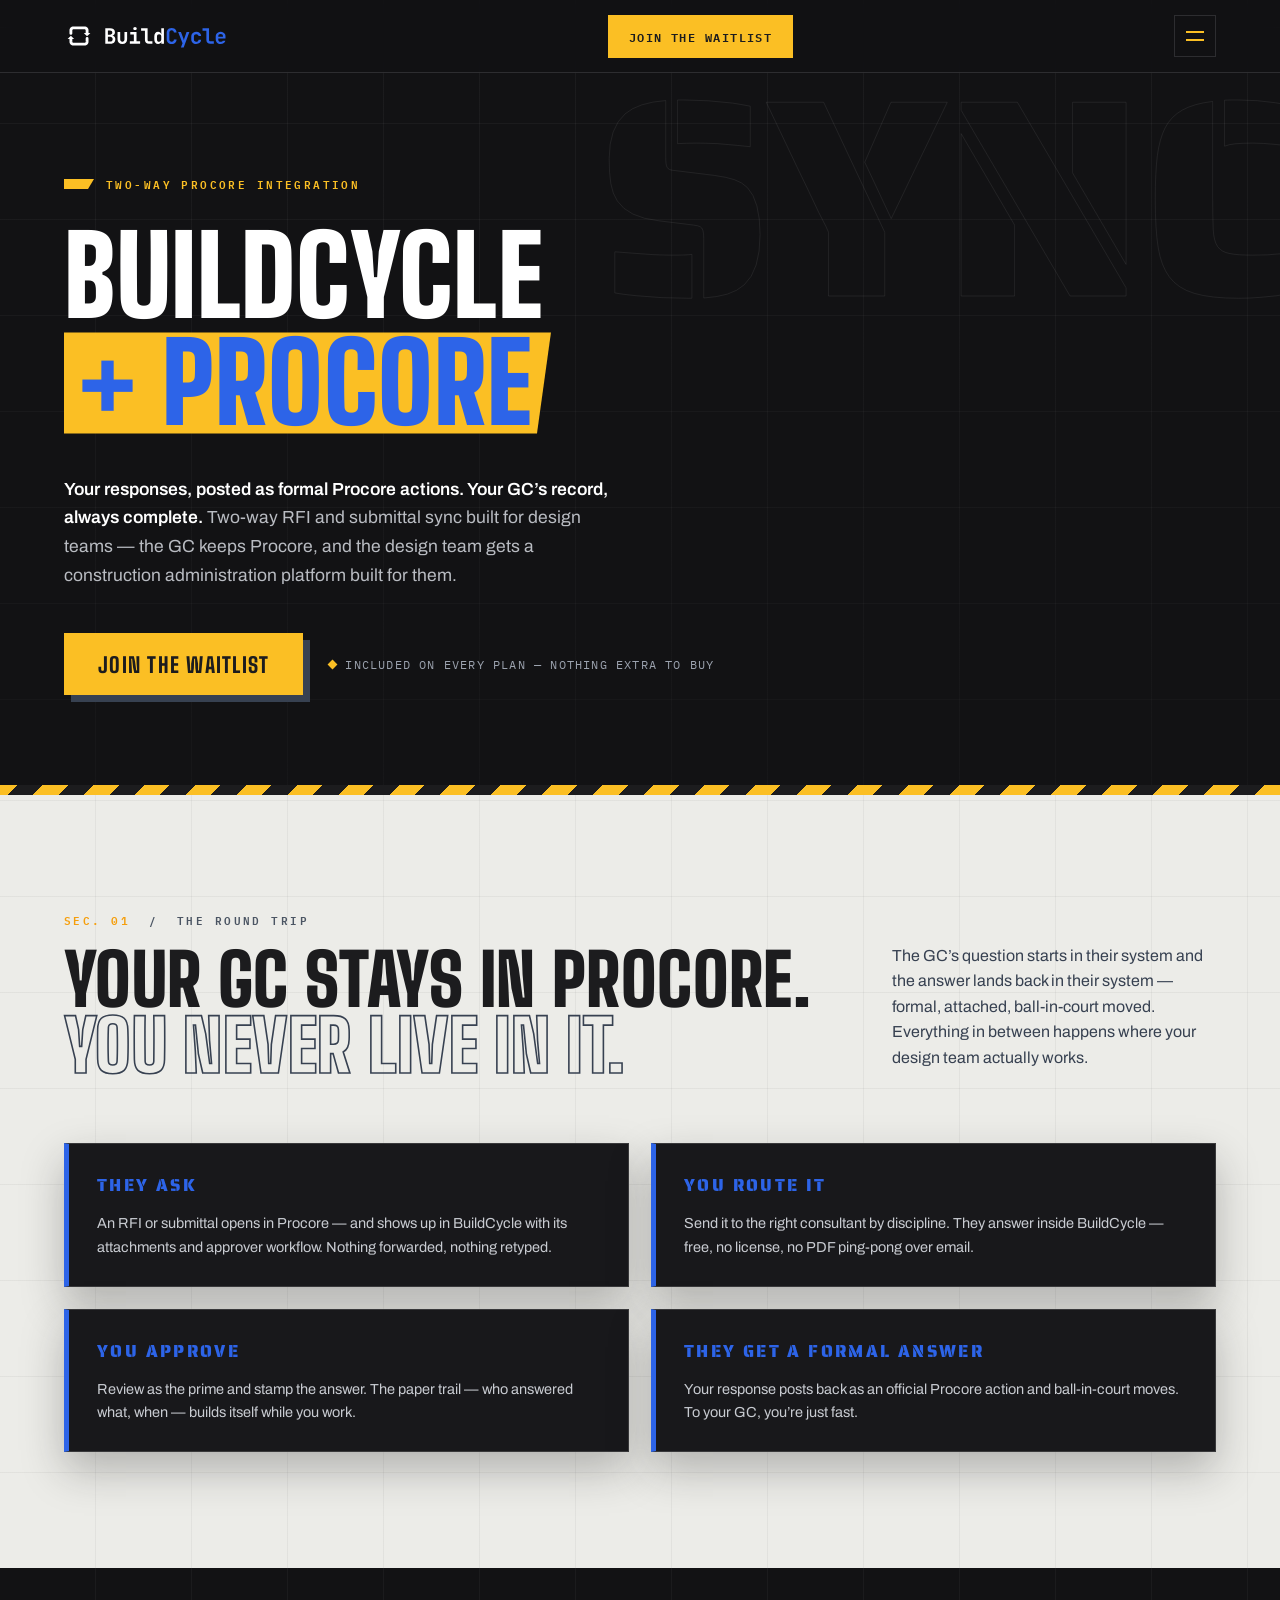
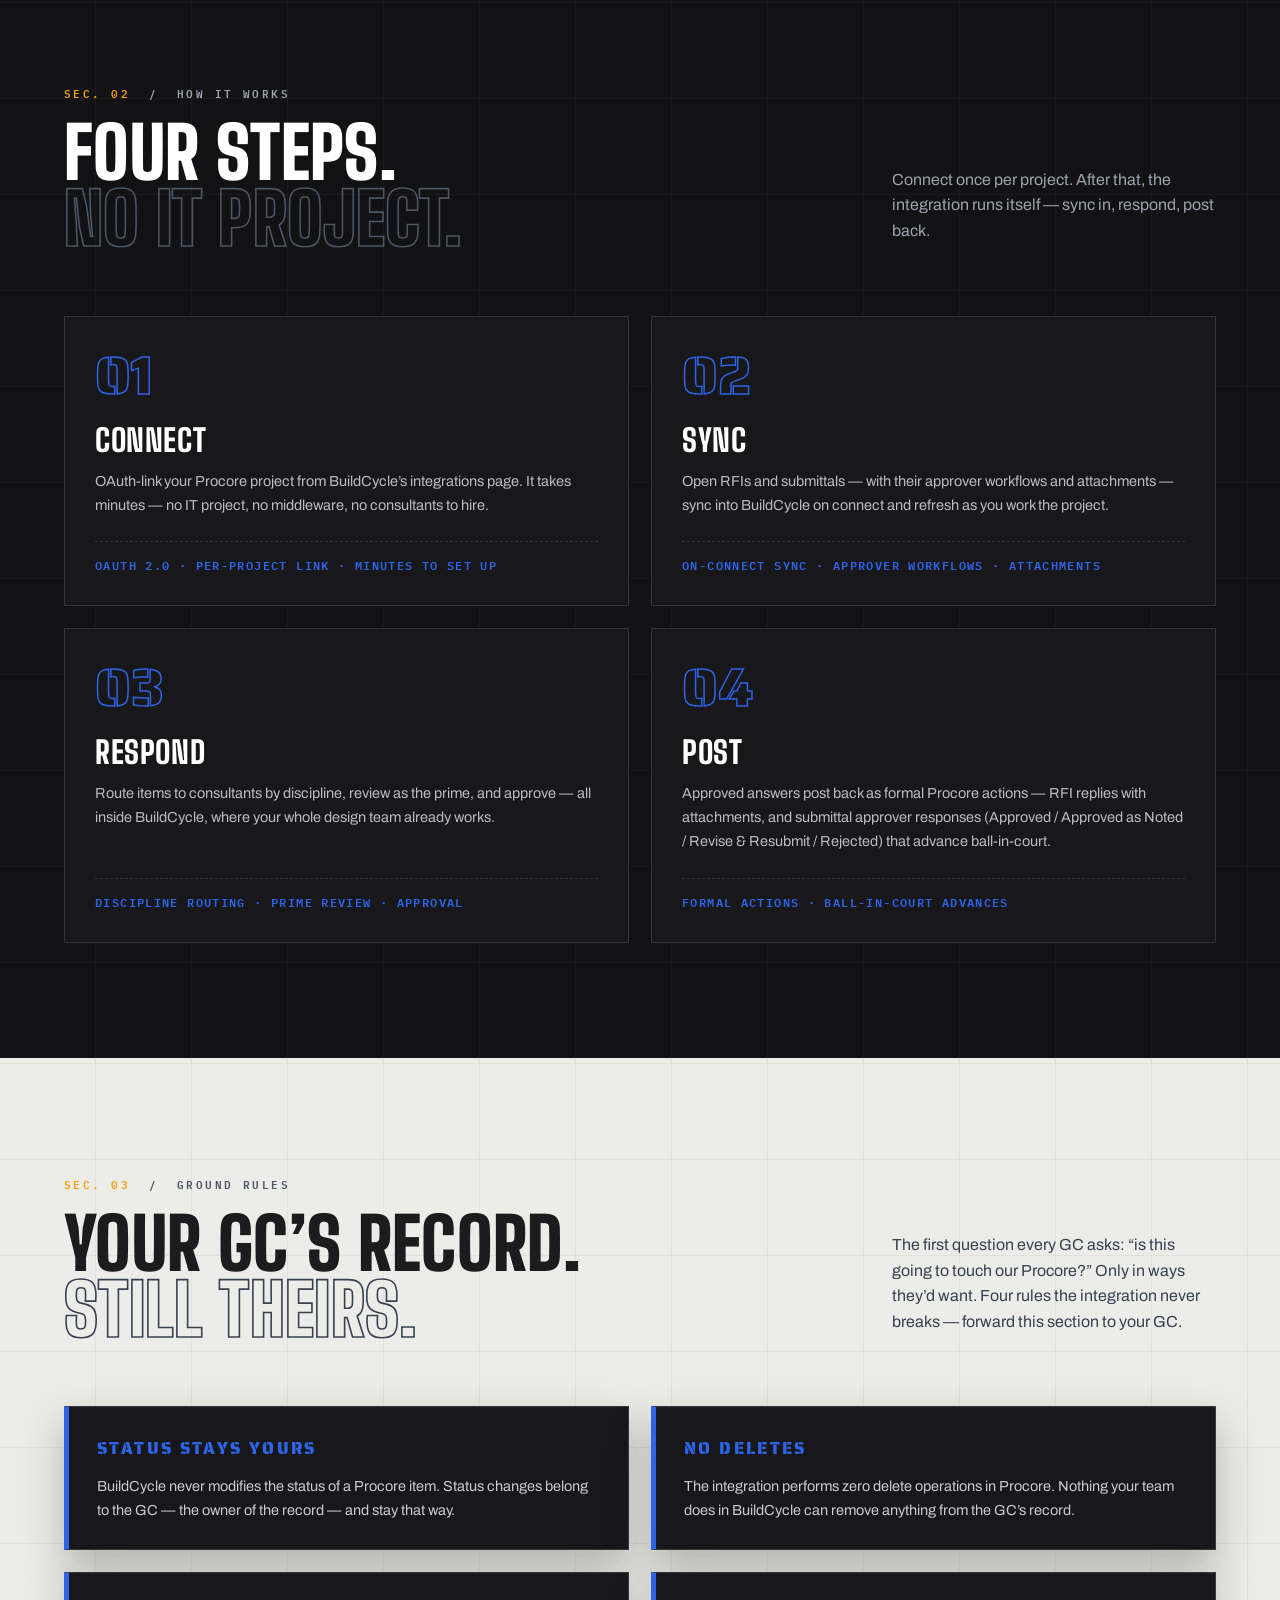
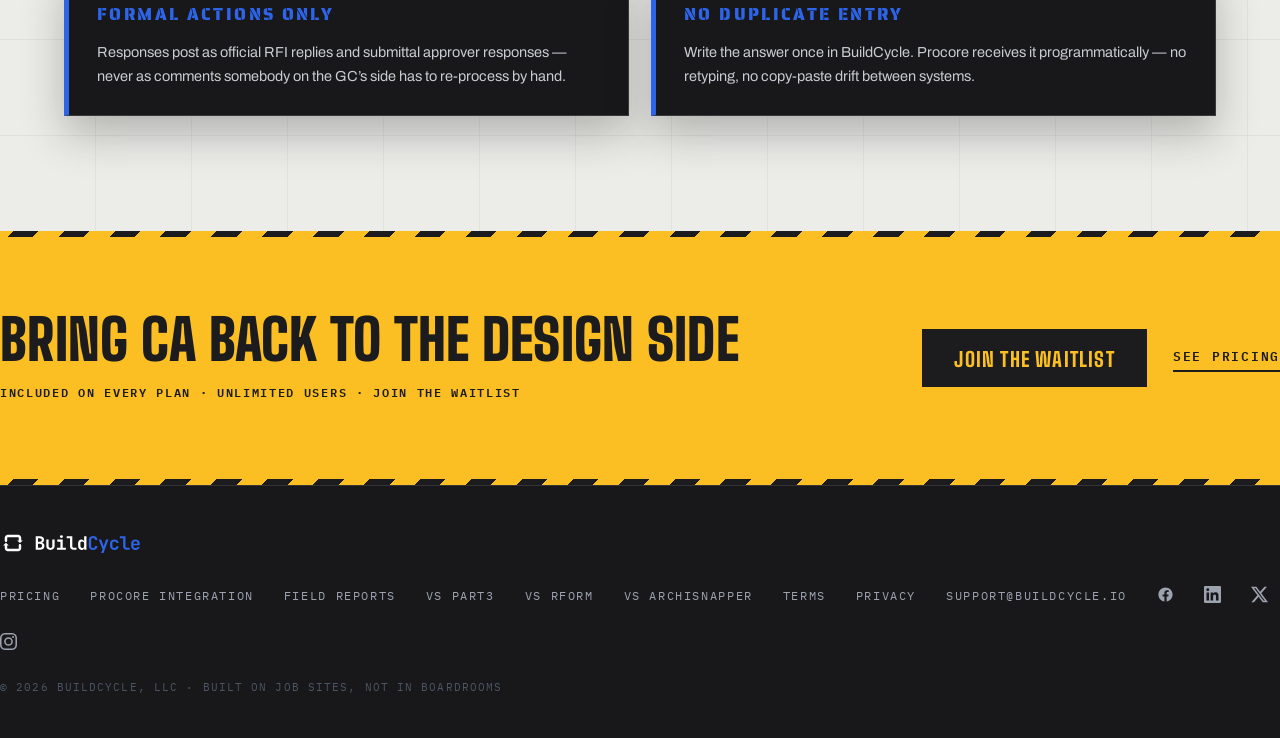
<file: procore-integration.html>
<!DOCTYPE html>
<html lang="en">
<head>
<meta charset="UTF-8">
<meta name="viewport" content="width=device-width, initial-scale=1.0">

<!-- PER-PAGE: title + descriptions -->
<title>Procore Integration — BuildCycle</title>
<meta name="description" content="Two-way RFI and submittal sync between BuildCycle and Procore. Approved responses post back as formal Procore actions — RFI replies and submittal approver responses — while the GC keeps ownership of the record.">
<meta property="og:title" content="Procore Integration — BuildCycle">
<meta property="og:description" content="Two-way RFI and submittal sync between BuildCycle and Procore. Approved responses post back as formal Procore actions — RFI replies and submittal approver responses — while the GC keeps ownership of the record.">
<meta property="og:type" content="website">

<!-- SHARED: fonts + stylesheet (do not modify) -->
<link rel="preconnect" href="https://fonts.googleapis.com">
<link rel="preconnect" href="https://fonts.gstatic.com" crossorigin>
<link href="https://fonts.googleapis.com/css2?family=Big+Shoulders:opsz,wght@10..72,500;10..72,700;10..72,800;10..72,900&family=Archivo:ital,wght@0,400;0,500;0,600;0,700;1,400&family=IBM+Plex+Mono:wght@400;500;600&family=Saira+Stencil+One&display=swap" rel="stylesheet">
<link rel="stylesheet" href="/styles.css">

<!-- PER-PAGE: page-specific styles -->
<style>
/* ---- workflow drawing frame (architectural title-block treatment) ---- */
.dwg-frame{
  background: var(--paper);
  border: 1px solid var(--hairline-l);
  box-shadow: 10px 10px 0 0 var(--steel);
  padding: clamp(14px, 2.4vw, 28px);
}
.dwg-bar{
  display:flex; align-items:baseline; justify-content:space-between; gap: 18px;
  flex-wrap: wrap;
  border-bottom: 1px dashed var(--hairline-l);
  padding-bottom: 12px; margin-bottom: clamp(14px, 2vw, 22px);
}
.dwg-bar .dwg-id{
  font-family: var(--mono); font-size: 12px; font-weight: 600;
  letter-spacing: .14em; text-transform: uppercase; color: var(--ink);
}
.dwg-bar .dwg-id em{ font-style: normal; color: var(--steel-light); }
.dwg-bar .dwg-scale{
  font-family: var(--stencil); font-size: 12px; letter-spacing: .16em;
  text-transform: uppercase; color: var(--steel);
}
.dwg-cap{
  margin-top: 22px;
  font-family: var(--mono); font-size: 12px; line-height: 1.7;
  letter-spacing: .06em; text-transform: uppercase;
  color: var(--steel);
  max-width: 92ch;
  display:flex; gap: 11px; align-items: baseline;
}
.dwg-cap::before{
  content:""; width: 7px; height: 7px; background: var(--yellow);
  transform: rotate(45deg); flex: none; position: relative; top: -1px;
}

/* ---- this page leans drafting blue (Procore context) ---- */
h1 .yel{ color: var(--blue); }

/* ---- how it works: spec-sheet steps ---- */
.steps{ display:grid; grid-template-columns: 1fr 1fr; gap: 22px; }
.step{
  background: var(--black-soft);
  border: 1px solid var(--hairline-d);
  padding: 32px 30px 30px;
  display:flex; flex-direction: column;
}
.step-num{
  font-family: var(--stencil);
  font-size: 54px; line-height: 1;
  color: transparent;
  -webkit-text-stroke: 1.5px var(--blue);
  margin-bottom: 22px;
}
.step h3{ color:#fff; margin-bottom: 14px; }
.step > p{ font-size: 14.5px; line-height: 1.65; color: #B9BCC2; margin-bottom: 24px; }
.step-spec{
  margin-top: auto;
  font-family: var(--mono); font-size: 11.5px; font-weight: 600;
  letter-spacing: .12em; text-transform: uppercase;
  color: var(--blue);
  border-top: 1px dashed var(--hairline-d);
  padding-top: 13px;
}

/* ---- engineering principles: stamped plates ---- */
.prins{ display:grid; grid-template-columns: 1fr 1fr; gap: 22px; }
.prin{
  background: var(--black-soft);
  border: 1px solid rgba(255,255,255,.14);
  border-left: 5px solid var(--blue);
  padding: 28px 28px 26px;
  box-shadow: 0 18px 40px rgba(28,28,30,.28);
}
.prin-stamp{
  font-family: var(--stencil);
  font-size: 17px; letter-spacing: .14em; text-transform: uppercase;
  color: var(--blue);
  margin-bottom: 14px;
}
.prin p{ font-size: 14.5px; line-height: 1.65; color: #C8CBD1; }

/* ---- support commitments ---- */
.commits{ list-style: none; border-top: 1px dashed var(--hairline-d); }
.commits li{
  display:grid; grid-template-columns: 230px 1fr; gap: 14px 40px;
  padding: 24px 0 22px;
  border-bottom: 1px dashed var(--hairline-d);
  align-items: baseline;
}
.commit-k{
  font-family: var(--mono); font-size: 12px; font-weight: 600;
  letter-spacing: .14em; text-transform: uppercase;
  color: var(--blue);
}
.commit-v{ font-size: 15.5px; line-height: 1.65; color: #C8CBD1; }
.commit-v a{ color: var(--blue); text-decoration: none; border-bottom: 1px solid rgba(45,100,232,.45); }
.commit-v a:hover{ border-bottom-color: var(--blue); }

/* ---- CTA band (solid yellow — everything on it is --ink) ---- */
.cta-band{ background: var(--yellow); color: var(--ink); }
.cta-inner{
  display:flex; align-items:center; justify-content:space-between;
  gap: 32px; padding: clamp(52px, 6vw, 84px) 0;
  flex-wrap: wrap;
}
.cta-band h2{ color: var(--ink); font-size: clamp(34px, 4.4vw, 64px); }
.cta-band .cta-note{
  font-family: var(--mono); font-size: 12px; font-weight: 600;
  letter-spacing: .14em; text-transform: uppercase;
  color: var(--ink);
  margin-top: 16px;
}
.cta-actions{ display:flex; align-items:center; gap: 26px; flex-wrap: wrap; }
.btn-ink{
  display:inline-block;
  font-family: var(--disp); font-weight: 800; font-size: 20px;
  letter-spacing: .06em; text-transform: uppercase;
  color: var(--yellow);
  background: var(--ink);
  text-decoration: none;
  padding: 18px 32px 16px;
  transition: background .18s ease, color .18s ease;
}
.btn-ink:hover{ background: var(--steel-dark); color: var(--yellow-hot); }
.cta-sec{
  font-family: var(--mono); font-size: 12.5px; font-weight: 600;
  letter-spacing: .14em; text-transform: uppercase;
  color: var(--ink);
  text-decoration: none;
  border-bottom: 2px solid var(--ink);
  padding-bottom: 3px;
}
.cta-sec:hover{ border-bottom-color: transparent; }

/* ---- responsive ---- */
@media (max-width: 860px){
  .steps, .prins{ grid-template-columns: 1fr; }
  .commits li{ grid-template-columns: 1fr; padding: 20px 0 18px; }
}
@media (max-width: 560px){
  .btn-ink{ width: 100%; text-align: center; font-size: 18px; padding: 16px 26px 14px; }
  .cta-actions{ width: 100%; }
  .dwg-frame{ box-shadow: 6px 6px 0 0 var(--steel); }
}
</style>
<link rel="icon" type="image/png" sizes="32x32" href="/favicon-32.png">
<link rel="icon" type="image/png" sizes="16x16" href="/favicon-16.png">
<link rel="icon" type="image/svg+xml" href="/favicon.svg">
<link rel="shortcut icon" href="/favicon.ico">
<link rel="apple-touch-icon" sizes="180x180" href="/apple-touch-icon.png">
<link rel="manifest" href="/site.webmanifest">
<meta name="theme-color" content="#15171A">
</head>
<body>

<!-- ================= SHARED NAV (do not modify) ================= -->
<header>
  <div class="wrap nav">
    <a class="wordmark" href="/"><img src="/assets/buildcycle-inverse.svg" alt="BuildCycle"></a>
    <ul class="nav-links">
      <li><a href="/#work">Workflows</a></li>
      <li><a href="/field-reports">Field Reports</a></li>
      <li><a href="/procore-integration.html">Procore Integration</a></li>
      <li><a href="/pricing.html">Pricing</a></li>
      <li><a href="https://app.buildcycle.io">Sign in</a></li>
    </ul>
    <a class="nav-cta" href="/#updates">Join the waitlist</a>
    <button class="nav-burger" type="button" aria-expanded="false" aria-controls="nav-menu" aria-label="Menu">Menu</button>
  </div>
  <ul class="nav-menu" id="nav-menu">
    <li><a href="/#work">Workflows</a></li>
      <li><a href="/field-reports">Field Reports</a></li>
    <li><a href="/procore-integration.html">Procore Integration</a></li>
    <li><a href="/pricing.html">Pricing</a></li>
    <li><a href="https://app.buildcycle.io">Sign in</a></li>
  </ul>
</header>

<!-- PAGE CONTENT -->

<!-- ================= HERO ================= -->
<section class="hero">
  <div class="hero-ghost" aria-hidden="true">SYNC</div>
  <div class="wrap" style="position:relative; padding-bottom: clamp(64px, 7vw, 110px);">
    <p class="tag hero-eyebrow rv in">Two-way Procore integration</p>
    <h1>
      <span class="row rv in">BuildCycle</span>
      <span class="row rv in rv-d1"><span class="yel">+ Procore</span></span>
    </h1>
    <p class="hero-sub rv in rv-d2">
      <strong>Your responses, posted as formal Procore actions. Your GC&rsquo;s record, always complete.</strong>
      Two-way RFI and submittal sync built for design teams &mdash; the GC keeps Procore,
      and the design team gets a construction administration platform built for them.
    </p>
    <div class="hero-actions rv in rv-d3">
      <a class="btn-primary" href="/#updates">Join the waitlist</a>
      <span class="micro">Included on every plan &mdash; nothing extra to buy</span>
      <!-- AT-LAUNCH: <span class="micro">No credit card required</span> -->
    </div>
  </div>
  <div class="hazard" aria-hidden="true"></div>
</section>

<!-- ================= THE ROUND TRIP ================= -->
<section class="sec-concrete sec-pad" id="workflow">
  <div class="wrap">
    <div class="sec-head rv">
      <div>
        <span class="tag"><b>SEC. 01</b> &nbsp;/&nbsp; The round trip</span>
        <h2>Your GC stays in Procore.<br><span class="pale">You never live in it.</span></h2>
      </div>
      <p>The GC&rsquo;s question starts in their system and the answer lands back in their system &mdash; formal, attached, ball-in-court moved. Everything in between happens where your design team actually works.</p>
    </div>

    <div class="prins">
      <div class="prin rv">
        <div class="prin-stamp">They ask</div>
        <p>An RFI or submittal opens in Procore &mdash; and shows up in BuildCycle with its attachments and approver workflow. Nothing forwarded, nothing retyped.</p>
      </div>
      <div class="prin rv rv-d1">
        <div class="prin-stamp">You route it</div>
        <p>Send it to the right consultant by discipline. They answer inside BuildCycle &mdash; free, no license, no PDF ping-pong over email.</p>
      </div>
      <div class="prin rv rv-d2">
        <div class="prin-stamp">You approve</div>
        <p>Review as the prime and stamp the answer. The paper trail &mdash; who answered what, when &mdash; builds itself while you work.</p>
      </div>
      <div class="prin rv rv-d3">
        <div class="prin-stamp">They get a formal answer</div>
        <p>Your response posts back as an official Procore action and ball-in-court moves. To your GC, you&rsquo;re just fast.</p>
      </div>
    </div>
  </div>
</section>

<!-- ================= HOW IT WORKS ================= -->
<section class="sec-dark sec-pad" id="how-it-works">
  <div class="wrap">
    <div class="sec-head sec-head--dark rv">
      <div>
        <span class="tag"><b>SEC. 02</b> &nbsp;/&nbsp; How it works</span>
        <h2>Four steps.<br><span class="pale">No IT project.</span></h2>
      </div>
      <p>Connect once per project. After that, the integration runs itself &mdash; sync in, respond, post back.</p>
    </div>

    <div class="steps">
      <article class="step rv">
        <div class="step-num">01</div>
        <h3>Connect</h3>
        <p>OAuth-link your Procore project from BuildCycle&rsquo;s integrations page. It takes minutes &mdash; no IT project, no middleware, no consultants to hire.</p>
        <span class="step-spec">OAuth 2.0 &middot; Per-project link &middot; Minutes to set up</span>
      </article>

      <article class="step rv rv-d1">
        <div class="step-num">02</div>
        <h3>Sync</h3>
        <p>Open RFIs and submittals &mdash; with their approver workflows and attachments &mdash; sync into BuildCycle on connect and refresh as you work the project.</p>
        <span class="step-spec">On-connect sync &middot; Approver workflows &middot; Attachments</span>
      </article>

      <article class="step rv rv-d2">
        <div class="step-num">03</div>
        <h3>Respond</h3>
        <p>Route items to consultants by discipline, review as the prime, and approve &mdash; all inside BuildCycle, where your whole design team already works.</p>
        <span class="step-spec">Discipline routing &middot; Prime review &middot; Approval</span>
      </article>

      <article class="step rv rv-d3">
        <div class="step-num">04</div>
        <h3>Post</h3>
        <p>Approved answers post back as formal Procore actions &mdash; RFI replies with attachments, and submittal approver responses (Approved / Approved as Noted / Revise &amp; Resubmit / Rejected) that advance ball-in-court.</p>
        <span class="step-spec">Formal actions &middot; Ball-in-court advances</span>
      </article>
    </div>
  </div>
</section>

<!-- ================= ENGINEERING PRINCIPLES ================= -->
<section class="sec-concrete sec-pad" id="principles">
  <div class="wrap">
    <div class="sec-head rv">
      <div>
        <span class="tag"><b>SEC. 03</b> &nbsp;/&nbsp; Ground rules</span>
        <h2>Your GC&rsquo;s record.<br><span class="pale">Still theirs.</span></h2>
      </div>
      <p>The first question every GC asks: &ldquo;is this going to touch our Procore?&rdquo; Only in ways they&rsquo;d want. Four rules the integration never breaks &mdash; forward this section to your GC.</p>
    </div>

    <div class="prins">
      <div class="prin rv">
        <div class="prin-stamp">Status stays yours</div>
        <p>BuildCycle never modifies the status of a Procore item. Status changes belong to the GC &mdash; the owner of the record &mdash; and stay that way.</p>
      </div>
      <div class="prin rv rv-d1">
        <div class="prin-stamp">No deletes</div>
        <p>The integration performs zero delete operations in Procore. Nothing your team does in BuildCycle can remove anything from the GC&rsquo;s record.</p>
      </div>
      <div class="prin rv rv-d2">
        <div class="prin-stamp">Formal actions only</div>
        <p>Responses post as official RFI replies and submittal approver responses &mdash; never as comments somebody on the GC&rsquo;s side has to re-process by hand.</p>
      </div>
      <div class="prin rv rv-d3">
        <div class="prin-stamp">No duplicate entry</div>
        <p>Write the answer once in BuildCycle. Procore receives it programmatically &mdash; no retyping, no copy-paste drift between systems.</p>
      </div>
    </div>
  </div>
</section>

<!-- ================= CTA BAND ================= -->
<section class="cta-band">
  <div class="hazard hazard--thin" aria-hidden="true"></div>
  <div class="wrap cta-inner">
    <div class="rv">
      <h2>Bring CA back to the design side</h2>
      <p class="cta-note">Included on every plan &middot; Unlimited users &middot; Join the waitlist</p>
      <!-- AT-LAUNCH: <h2>Start your 30-day free trial</h2><p class="cta-note">No credit card required &middot; Unlimited users on every plan</p> -->
    </div>
    <div class="cta-actions rv rv-d1">
      <a class="btn-ink" href="/#updates">Join the waitlist</a>
      <a class="cta-sec" href="/pricing.html">See pricing</a>
    </div>
  </div>
  <div class="hazard hazard--thin" aria-hidden="true"></div>
</section>

<!-- /PAGE CONTENT -->

<!-- ================= SHARED FOOTER (do not modify) ================= -->
<footer>
  <div class="wrap foot">
    <a class="wordmark" href="/"><img src="/assets/buildcycle-inverse.svg" alt="BuildCycle"></a>
    <ul class="foot-links">
      <li><a href="/pricing.html">Pricing</a></li>
      <li><a href="/procore-integration.html">Procore Integration</a></li>
      <li><a href="/field-reports">Field Reports</a></li>
      <li><a href="/part3-alternative">vs Part3</a></li>
      <li><a href="/rform-alternative">vs rForm</a></li>
      <li><a href="/archisnapper-alternative">vs ArchiSnapper</a></li>
      <li><a href="/terms.html">Terms</a></li>
      <li><a href="/privacy.html">Privacy</a></li>
      <li><a href="mailto:support@buildcycle.io">support@buildcycle.io</a></li>
      <li><a href="https://www.facebook.com/profile.php?id=61592217530657" target="_blank" rel="noopener" aria-label="BuildCycle on Facebook"><svg viewBox="0 0 24 24" aria-hidden="true"><path d="M22 12.06C22 6.5 17.52 2 12 2S2 6.5 2 12.06c0 5.02 3.66 9.18 8.44 9.94v-7.03H7.9v-2.91h2.54V9.85c0-2.5 1.49-3.89 3.77-3.89 1.09 0 2.23.2 2.23.2v2.46h-1.26c-1.24 0-1.63.77-1.63 1.56v1.88h2.78l-.44 2.91h-2.34V22c4.78-.76 8.44-4.92 8.44-9.94Z"/></svg></a></li>
      <li><a href="https://www.linkedin.com/company/buildcycle-llc" target="_blank" rel="noopener" aria-label="BuildCycle on LinkedIn"><svg viewBox="0 0 24 24" aria-hidden="true"><path d="M20.45 20.45h-3.55v-5.57c0-1.33-.03-3.04-1.85-3.04-1.86 0-2.14 1.45-2.14 2.94v5.67H9.35V9h3.41v1.56h.05c.48-.9 1.64-1.85 3.37-1.85 3.6 0 4.27 2.37 4.27 5.46v6.28zM5.34 7.43a2.06 2.06 0 1 1 0-4.12 2.06 2.06 0 0 1 0 4.12zM7.12 20.45H3.56V9h3.56v11.45zM22.22 0H1.77C.79 0 0 .77 0 1.72v20.55C0 23.22.79 24 1.77 24h20.45c.98 0 1.78-.78 1.78-1.73V1.72C24 .77 23.2 0 22.22 0z"/></svg></a></li>
      <li><a href="https://x.com/buildcycle_io" target="_blank" rel="noopener" aria-label="BuildCycle on X"><svg viewBox="0 0 24 24" aria-hidden="true"><path d="M18.9 1.15h3.68l-8.04 9.19L24 22.85h-7.41l-5.8-7.59-6.64 7.59H.47l8.6-9.83L0 1.15h7.59l5.25 6.94 6.06-6.94Zm-1.29 19.5h2.04L6.49 3.24H4.3l13.31 17.4Z"/></svg></a></li>
      <li><a href="https://www.instagram.com/buildcycle_io" target="_blank" rel="noopener" aria-label="BuildCycle on Instagram"><svg viewBox="0 0 24 24" aria-hidden="true"><path d="M12 2.16c3.2 0 3.58.01 4.85.07 1.17.05 1.8.25 2.23.41.56.22.96.48 1.38.9.42.42.68.82.9 1.38.16.42.36 1.06.41 2.23.06 1.27.07 1.65.07 4.85s-.01 3.58-.07 4.85c-.05 1.17-.25 1.8-.41 2.23-.22.56-.48.96-.9 1.38-.42.42-.82.68-1.38.9-.42.16-1.06.36-2.23.41-1.27.06-1.65.07-4.85.07s-3.58-.01-4.85-.07c-1.17-.05-1.8-.25-2.23-.41a3.72 3.72 0 0 1-1.38-.9 3.72 3.72 0 0 1-.9-1.38c-.16-.42-.36-1.06-.41-2.23-.06-1.27-.07-1.65-.07-4.85s.01-3.58.07-4.85c.05-1.17.25-1.8.41-2.23.22-.56.48-.96.9-1.38.42-.42.82-.68 1.38-.9.42-.16 1.06-.36 2.23-.41C8.42 2.17 8.8 2.16 12 2.16M12 0C8.74 0 8.33.01 7.05.07 5.78.13 4.9.33 4.14.63c-.79.3-1.46.72-2.13 1.38A5.88 5.88 0 0 0 .63 4.14C.33 4.9.13 5.78.07 7.05.01 8.33 0 8.74 0 12s.01 3.67.07 4.95c.06 1.27.26 2.15.56 2.91.3.79.72 1.46 1.38 2.13a5.88 5.88 0 0 0 2.13 1.38c.76.3 1.64.5 2.91.56C8.33 23.99 8.74 24 12 24s3.67-.01 4.95-.07c1.27-.06 2.15-.26 2.91-.56a5.88 5.88 0 0 0 2.13-1.38 5.88 5.88 0 0 0 1.38-2.13c.3-.76.5-1.64.56-2.91.06-1.28.07-1.69.07-4.95s-.01-3.67-.07-4.95c-.06-1.27-.26-2.15-.56-2.91a5.88 5.88 0 0 0-1.38-2.13A5.88 5.88 0 0 0 19.86.63c-.76-.3-1.64-.5-2.91-.56C15.67.01 15.26 0 12 0Zm0 5.84A6.16 6.16 0 1 0 18.16 12 6.16 6.16 0 0 0 12 5.84Zm0 10.15A3.99 3.99 0 1 1 16 12a3.99 3.99 0 0 1-4 3.99ZM19.85 5.59a1.44 1.44 0 1 1-2.88 0 1.44 1.44 0 0 1 2.88 0Z"/></svg></a></li>
    </ul>
    <span class="foot-legal">&copy; 2026 BuildCycle, LLC &middot; Built on job sites, not in boardrooms</span>
  </div>
</footer>

<!-- ================= SHARED JS: reveals + mobile nav (do not modify) ================= -->
<script>
// Scroll reveals — add class="rv" (+ rv-d1/d2/d3 for stagger) to elements
const io = new IntersectionObserver((entries) => {
  for (const e of entries) if (e.isIntersecting) { e.target.classList.add('in'); io.unobserve(e.target); }
}, { threshold: 0.15, rootMargin: '0px 0px -40px 0px' });
document.querySelectorAll('.rv:not(.in)').forEach(el => io.observe(el));

// Mobile nav
const burger = document.querySelector('.nav-burger');
const menu = document.getElementById('nav-menu');
burger.addEventListener('click', () => {
  const open = menu.classList.toggle('open');
  burger.setAttribute('aria-expanded', String(open));
});
menu.addEventListener('click', (e) => {
  if (e.target.tagName === 'A') { menu.classList.remove('open'); burger.setAttribute('aria-expanded', 'false'); }
});
</script>

</body>
</html>
</file>
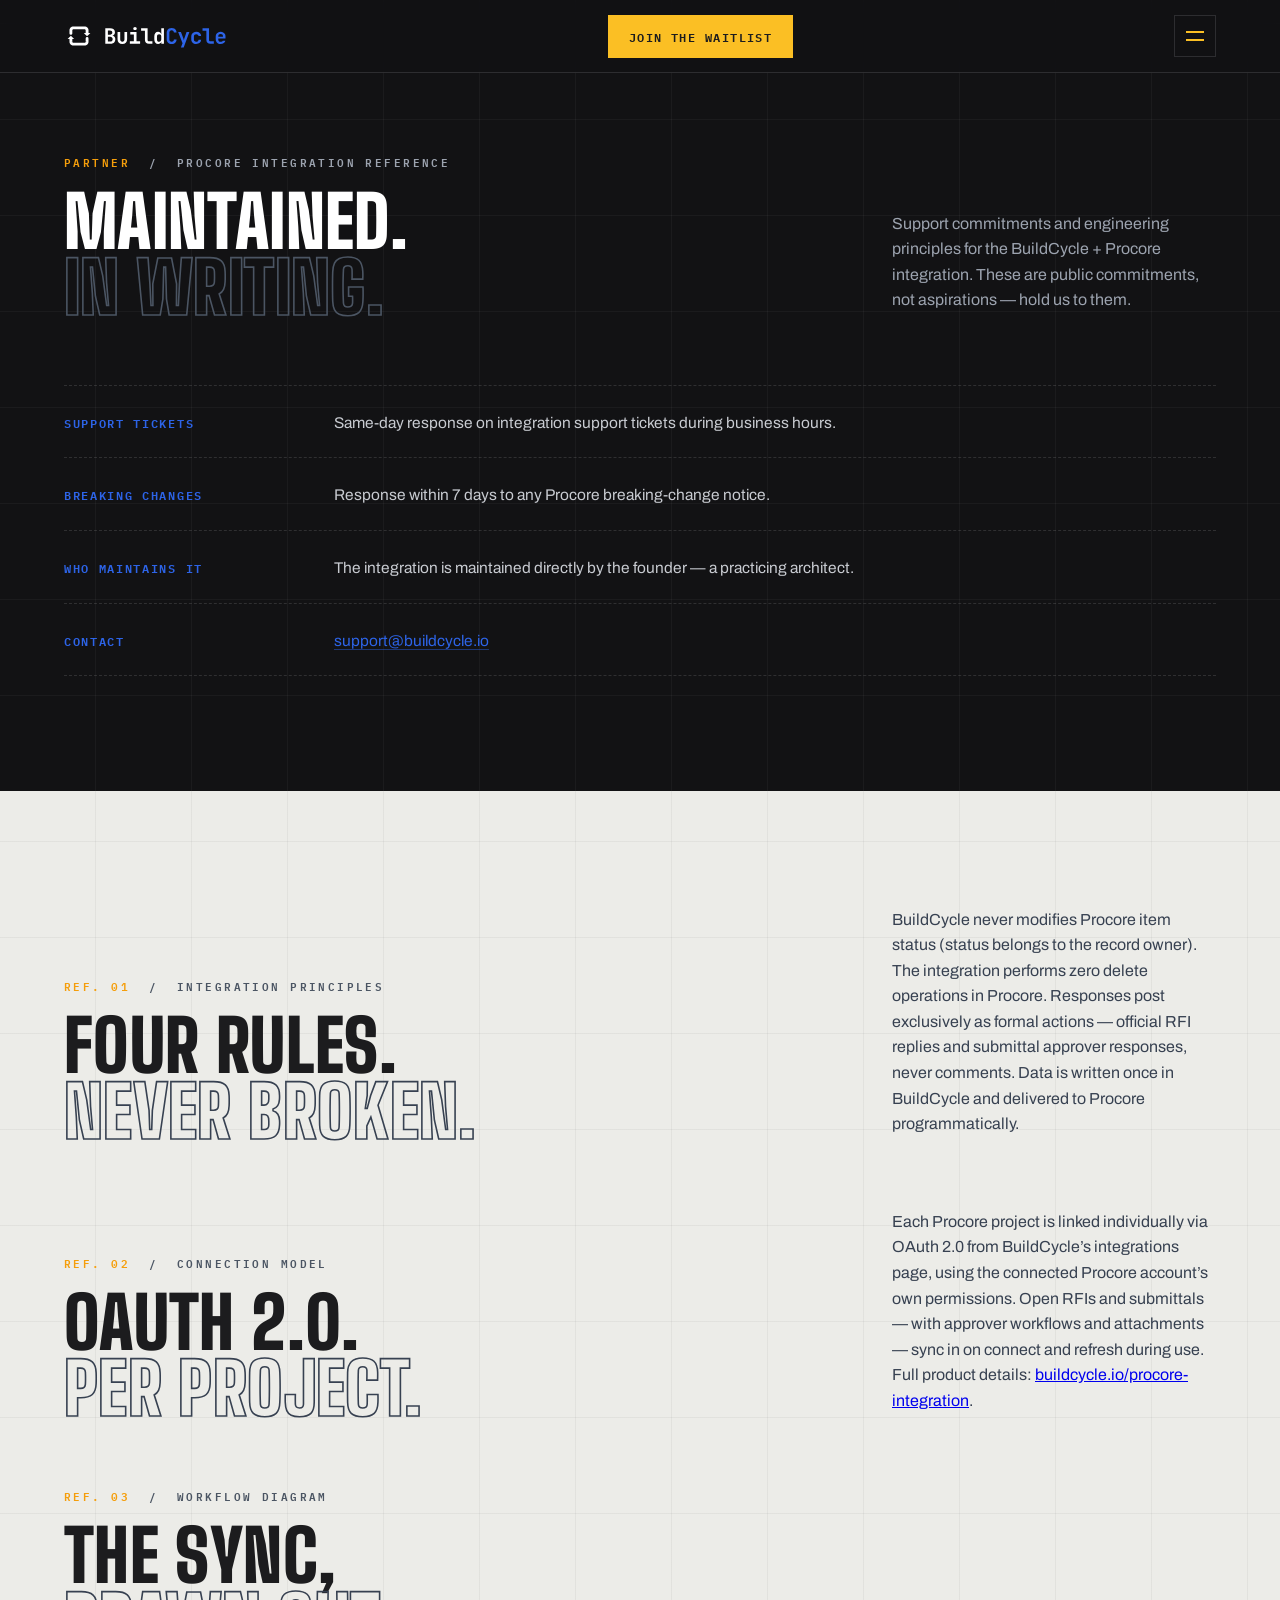
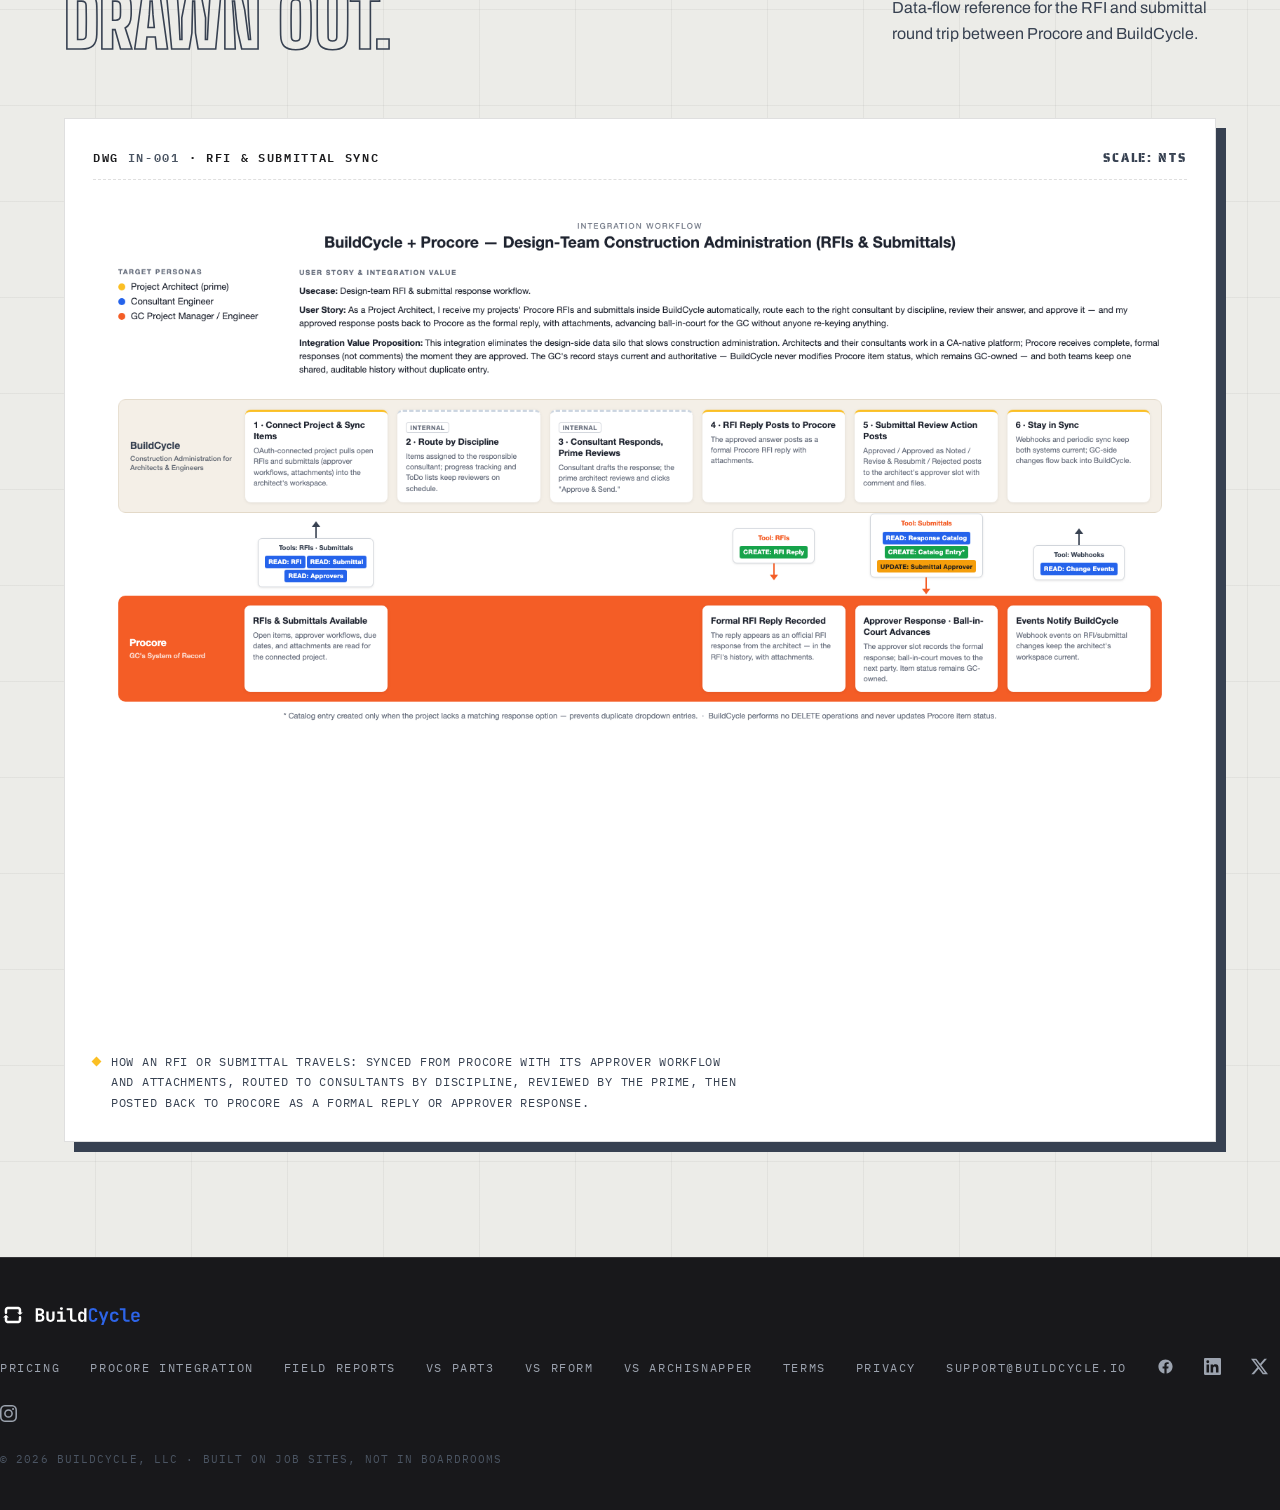
<file: procore-partner.html>
<!DOCTYPE html>
<!-- ==========================================================================
  BUILDCYCLE SITE SHELL — copy this file to start any sibling page
  (pricing.html, procore-integration.html, terms.html, privacy.html, …)

  HOW TO USE
  1. Copy this file and rename it (e.g. pricing.html).
  2. Replace <title>, meta description, and og:title / og:description.
  3. Replace everything between the PAGE CONTENT markers.
  4. Leave the head block, <header>, <footer>, and the bottom <script> as-is —
     they are shared chrome and must stay identical across pages.

  DESIGN RULES (system of record: _direction-b-reference.html + styles.css)
  - Anything on solid yellow (--yellow) uses --ink (#1C1C1E). Never white.
  - Hazard stripes (.hazard) are used sparingly — not a general divider.
  - Display type: Big Shoulders 800/900, uppercase. Stencil (Saira Stencil
    One) only for stamps/numbers. Mono (IBM Plex Mono) for tags and nav.
  - Dark sections: .sec-dark.sec-pad — light sections: .sec-concrete.sec-pad
  - Section headers: .sec-head (add .sec-head--dark on dark backgrounds).
  - First section needs top padding clear of the fixed 72px header, e.g.
    style="padding-top: calc(var(--nav-h) + 64px)" or use a hero-style block.
========================================================================== -->
<html lang="en">
<head>
<meta charset="UTF-8">
<meta name="viewport" content="width=device-width, initial-scale=1.0">
<meta name="robots" content="noindex">

<!-- PER-PAGE: title + descriptions -->
<title>Procore Partner Information — BuildCycle</title>
<meta name="description" content="Support commitments and integration principles for the BuildCycle Procore integration — partner and marketplace reference.">
<meta property="og:title" content="Procore Partner Information — BuildCycle">
<meta property="og:description" content="Support commitments and integration principles for the BuildCycle Procore integration — partner and marketplace reference.">
<meta property="og:type" content="website">

<!-- SHARED: fonts + stylesheet (do not modify) -->
<link rel="preconnect" href="https://fonts.googleapis.com">
<link rel="preconnect" href="https://fonts.gstatic.com" crossorigin>
<link href="https://fonts.googleapis.com/css2?family=Big+Shoulders:opsz,wght@10..72,500;10..72,700;10..72,800;10..72,900&family=Archivo:ital,wght@0,400;0,500;0,600;0,700;1,400&family=IBM+Plex+Mono:wght@400;500;600&family=Saira+Stencil+One&display=swap" rel="stylesheet">
<link rel="stylesheet" href="/styles.css">

<!-- PER-PAGE: small page-specific styles only; shared styles go in styles.css -->
<style>
/* ---- support commitments (copied from procore-integration.html) ---- */
.commits{ list-style: none; border-top: 1px dashed var(--hairline-d); }
.commits li{
  display:grid; grid-template-columns: 230px 1fr; gap: 14px 40px;
  padding: 24px 0 22px;
  border-bottom: 1px dashed var(--hairline-d);
  align-items: baseline;
}
.commit-k{
  font-family: var(--mono); font-size: 12px; font-weight: 600;
  letter-spacing: .14em; text-transform: uppercase;
  color: var(--blue);
}
.commit-v{ font-size: 15.5px; line-height: 1.65; color: #C8CBD1; }
.commit-v a{ color: var(--blue); text-decoration: none; border-bottom: 1px solid rgba(45,100,232,.45); }
.commit-v a:hover{ border-bottom-color: var(--blue); }

@media (max-width: 860px){
  .commits li{ grid-template-columns: 1fr; padding: 20px 0 18px; }
}

/* ---- workflow drawing frame (copied from procore-integration.html) ---- */
.dwg-frame{
  background: var(--paper);
  border: 1px solid var(--hairline-l);
  box-shadow: 10px 10px 0 0 var(--steel);
  padding: clamp(14px, 2.4vw, 28px);
}
.dwg-frame img{ display:block; width:100%; height:auto; }
.dwg-bar{
  display:flex; align-items:baseline; justify-content:space-between; gap: 18px;
  flex-wrap: wrap;
  border-bottom: 1px dashed var(--hairline-l);
  padding-bottom: 12px; margin-bottom: clamp(14px, 2vw, 22px);
}
.dwg-bar .dwg-id{
  font-family: var(--mono); font-size: 12px; font-weight: 600;
  letter-spacing: .14em; text-transform: uppercase; color: var(--ink);
}
.dwg-bar .dwg-id em{ font-style: normal; color: var(--steel-light); }
.dwg-bar .dwg-scale{
  font-family: var(--stencil); font-size: 12px; letter-spacing: .16em;
  text-transform: uppercase; color: var(--steel);
}
.dwg-cap{
  margin-top: 22px;
  font-family: var(--mono); font-size: 12px; line-height: 1.7;
  letter-spacing: .06em; text-transform: uppercase;
  color: var(--steel);
  max-width: 92ch;
  display:flex; gap: 11px; align-items: baseline;
}
.dwg-cap::before{
  content:""; width: 7px; height: 7px; background: var(--yellow);
  transform: rotate(45deg); flex: none; position: relative; top: -1px;
}
@media (max-width: 560px){
  .dwg-frame{ box-shadow: 6px 6px 0 0 var(--steel); }
}
</style>
<link rel="icon" type="image/png" sizes="32x32" href="/favicon-32.png">
<link rel="icon" type="image/png" sizes="16x16" href="/favicon-16.png">
<link rel="icon" type="image/svg+xml" href="/favicon.svg">
<link rel="shortcut icon" href="/favicon.ico">
<link rel="apple-touch-icon" sizes="180x180" href="/apple-touch-icon.png">
<link rel="manifest" href="/site.webmanifest">
<meta name="theme-color" content="#15171A">
</head>
<body>

<!-- ================= SHARED NAV (do not modify) ================= -->
<header>
  <div class="wrap nav">
    <a class="wordmark" href="/"><img src="/assets/buildcycle-inverse.svg" alt="BuildCycle"></a>
    <ul class="nav-links">
      <li><a href="/#work">Workflows</a></li>
      <li><a href="/field-reports">Field Reports</a></li>
      <li><a href="/procore-integration.html">Procore Integration</a></li>
      <li><a href="/pricing.html">Pricing</a></li>
      <li><a href="https://app.buildcycle.io">Sign in</a></li>
    </ul>
    <a class="nav-cta" href="/#updates">Join the waitlist</a>
    <button class="nav-burger" type="button" aria-expanded="false" aria-controls="nav-menu" aria-label="Menu">Menu</button>
  </div>
  <ul class="nav-menu" id="nav-menu">
    <li><a href="/#work">Workflows</a></li>
      <li><a href="/field-reports">Field Reports</a></li>
    <li><a href="/procore-integration.html">Procore Integration</a></li>
    <li><a href="/pricing.html">Pricing</a></li>
    <li><a href="https://app.buildcycle.io">Sign in</a></li>
  </ul>
</header>

<!-- PAGE CONTENT -->
<!-- ================= PARTNER HERO ================= -->
<section class="sec-dark sec-pad" style="padding-top: calc(var(--nav-h) + 80px);">
  <div class="wrap">
    <div class="sec-head sec-head--dark rv in">
      <div>
        <span class="tag"><b>PARTNER</b> &nbsp;/&nbsp; Procore integration reference</span>
        <h2>Maintained.<br><span class="pale">In writing.</span></h2>
      </div>
      <p>Support commitments and engineering principles for the BuildCycle + Procore integration. These are public commitments, not aspirations &mdash; hold us to them.</p>
    </div>

    <ul class="commits rv" style="margin-top: 24px;">
      <li>
        <span class="commit-k">Support tickets</span>
        <span class="commit-v">Same-day response on integration support tickets during business hours.</span>
      </li>
      <li>
        <span class="commit-k">Breaking changes</span>
        <span class="commit-v">Response within 7 days to any Procore breaking-change notice.</span>
      </li>
      <li>
        <span class="commit-k">Who maintains it</span>
        <span class="commit-v">The integration is maintained directly by the founder &mdash; a practicing architect.</span>
      </li>
      <li>
        <span class="commit-k">Contact</span>
        <span class="commit-v"><a href="mailto:support@buildcycle.io">support@buildcycle.io</a></span>
      </li>
    </ul>
  </div>
</section>

<!-- ================= PRINCIPLES + CONNECTION MODEL ================= -->
<section class="sec-concrete sec-pad">
  <div class="wrap">
    <div class="sec-head rv">
      <div>
        <span class="tag"><b>REF. 01</b> &nbsp;/&nbsp; Integration principles</span>
        <h2>Four rules.<br><span class="pale">Never broken.</span></h2>
      </div>
      <p>BuildCycle never modifies Procore item status (status belongs to the record owner). The integration performs zero delete operations in Procore. Responses post exclusively as formal actions &mdash; official RFI replies and submittal approver responses, never comments. Data is written once in BuildCycle and delivered to Procore programmatically.</p>
    </div>
    <div class="sec-head rv" style="margin-top: 8px;">
      <div>
        <span class="tag"><b>REF. 02</b> &nbsp;/&nbsp; Connection model</span>
        <h2>OAuth 2.0.<br><span class="pale">Per project.</span></h2>
      </div>
      <p>Each Procore project is linked individually via OAuth 2.0 from BuildCycle&rsquo;s integrations page, using the connected Procore account&rsquo;s own permissions. Open RFIs and submittals &mdash; with approver workflows and attachments &mdash; sync in on connect and refresh during use. Full product details: <a href="/procore-integration.html">buildcycle.io/procore-integration</a>.</p>
    </div>

    <div class="sec-head rv" style="margin-top: 8px;">
      <div>
        <span class="tag"><b>REF. 03</b> &nbsp;/&nbsp; Workflow diagram</span>
        <h2>The sync,<br><span class="pale">drawn out.</span></h2>
      </div>
      <p>Data-flow reference for the RFI and submittal round trip between Procore and BuildCycle.</p>
    </div>

    <figure class="dwg-frame rv">
      <div class="dwg-bar" aria-hidden="true">
        <span class="dwg-id">DWG <em>IN-001</em> &middot; RFI &amp; SUBMITTAL SYNC</span>
        <span class="dwg-scale">Scale: NTS</span>
      </div>
      <img src="/assets/integration-workflow.png" alt="BuildCycle + Procore integration workflow diagram">
      <figcaption class="dwg-cap">
        How an RFI or submittal travels: synced from Procore with its approver workflow and attachments,
        routed to consultants by discipline, reviewed by the prime, then posted back to Procore
        as a formal reply or approver response.
      </figcaption>
    </figure>
  </div>
</section>
<!-- /PAGE CONTENT -->

<!-- ================= SHARED FOOTER (do not modify) ================= -->
<footer>
  <div class="wrap foot">
    <a class="wordmark" href="/"><img src="/assets/buildcycle-inverse.svg" alt="BuildCycle"></a>
    <ul class="foot-links">
      <li><a href="/pricing.html">Pricing</a></li>
      <li><a href="/procore-integration.html">Procore Integration</a></li>
      <li><a href="/field-reports">Field Reports</a></li>
      <li><a href="/part3-alternative">vs Part3</a></li>
      <li><a href="/rform-alternative">vs rForm</a></li>
      <li><a href="/archisnapper-alternative">vs ArchiSnapper</a></li>
      <li><a href="/terms.html">Terms</a></li>
      <li><a href="/privacy.html">Privacy</a></li>
      <li><a href="mailto:support@buildcycle.io">support@buildcycle.io</a></li>
      <li><a href="https://www.facebook.com/profile.php?id=61592217530657" target="_blank" rel="noopener" aria-label="BuildCycle on Facebook"><svg viewBox="0 0 24 24" aria-hidden="true"><path d="M22 12.06C22 6.5 17.52 2 12 2S2 6.5 2 12.06c0 5.02 3.66 9.18 8.44 9.94v-7.03H7.9v-2.91h2.54V9.85c0-2.5 1.49-3.89 3.77-3.89 1.09 0 2.23.2 2.23.2v2.46h-1.26c-1.24 0-1.63.77-1.63 1.56v1.88h2.78l-.44 2.91h-2.34V22c4.78-.76 8.44-4.92 8.44-9.94Z"/></svg></a></li>
      <li><a href="https://www.linkedin.com/company/buildcycle-llc" target="_blank" rel="noopener" aria-label="BuildCycle on LinkedIn"><svg viewBox="0 0 24 24" aria-hidden="true"><path d="M20.45 20.45h-3.55v-5.57c0-1.33-.03-3.04-1.85-3.04-1.86 0-2.14 1.45-2.14 2.94v5.67H9.35V9h3.41v1.56h.05c.48-.9 1.64-1.85 3.37-1.85 3.6 0 4.27 2.37 4.27 5.46v6.28zM5.34 7.43a2.06 2.06 0 1 1 0-4.12 2.06 2.06 0 0 1 0 4.12zM7.12 20.45H3.56V9h3.56v11.45zM22.22 0H1.77C.79 0 0 .77 0 1.72v20.55C0 23.22.79 24 1.77 24h20.45c.98 0 1.78-.78 1.78-1.73V1.72C24 .77 23.2 0 22.22 0z"/></svg></a></li>
      <li><a href="https://x.com/buildcycle_io" target="_blank" rel="noopener" aria-label="BuildCycle on X"><svg viewBox="0 0 24 24" aria-hidden="true"><path d="M18.9 1.15h3.68l-8.04 9.19L24 22.85h-7.41l-5.8-7.59-6.64 7.59H.47l8.6-9.83L0 1.15h7.59l5.25 6.94 6.06-6.94Zm-1.29 19.5h2.04L6.49 3.24H4.3l13.31 17.4Z"/></svg></a></li>
      <li><a href="https://www.instagram.com/buildcycle_io" target="_blank" rel="noopener" aria-label="BuildCycle on Instagram"><svg viewBox="0 0 24 24" aria-hidden="true"><path d="M12 2.16c3.2 0 3.58.01 4.85.07 1.17.05 1.8.25 2.23.41.56.22.96.48 1.38.9.42.42.68.82.9 1.38.16.42.36 1.06.41 2.23.06 1.27.07 1.65.07 4.85s-.01 3.58-.07 4.85c-.05 1.17-.25 1.8-.41 2.23-.22.56-.48.96-.9 1.38-.42.42-.82.68-1.38.9-.42.16-1.06.36-2.23.41-1.27.06-1.65.07-4.85.07s-3.58-.01-4.85-.07c-1.17-.05-1.8-.25-2.23-.41a3.72 3.72 0 0 1-1.38-.9 3.72 3.72 0 0 1-.9-1.38c-.16-.42-.36-1.06-.41-2.23-.06-1.27-.07-1.65-.07-4.85s.01-3.58.07-4.85c.05-1.17.25-1.8.41-2.23.22-.56.48-.96.9-1.38.42-.42.82-.68 1.38-.9.42-.16 1.06-.36 2.23-.41C8.42 2.17 8.8 2.16 12 2.16M12 0C8.74 0 8.33.01 7.05.07 5.78.13 4.9.33 4.14.63c-.79.3-1.46.72-2.13 1.38A5.88 5.88 0 0 0 .63 4.14C.33 4.9.13 5.78.07 7.05.01 8.33 0 8.74 0 12s.01 3.67.07 4.95c.06 1.27.26 2.15.56 2.91.3.79.72 1.46 1.38 2.13a5.88 5.88 0 0 0 2.13 1.38c.76.3 1.64.5 2.91.56C8.33 23.99 8.74 24 12 24s3.67-.01 4.95-.07c1.27-.06 2.15-.26 2.91-.56a5.88 5.88 0 0 0 2.13-1.38 5.88 5.88 0 0 0 1.38-2.13c.3-.76.5-1.64.56-2.91.06-1.28.07-1.69.07-4.95s-.01-3.67-.07-4.95c-.06-1.27-.26-2.15-.56-2.91a5.88 5.88 0 0 0-1.38-2.13A5.88 5.88 0 0 0 19.86.63c-.76-.3-1.64-.5-2.91-.56C15.67.01 15.26 0 12 0Zm0 5.84A6.16 6.16 0 1 0 18.16 12 6.16 6.16 0 0 0 12 5.84Zm0 10.15A3.99 3.99 0 1 1 16 12a3.99 3.99 0 0 1-4 3.99ZM19.85 5.59a1.44 1.44 0 1 1-2.88 0 1.44 1.44 0 0 1 2.88 0Z"/></svg></a></li>
    </ul>
    <span class="foot-legal">&copy; 2026 BuildCycle, LLC &middot; Built on job sites, not in boardrooms</span>
  </div>
</footer>

<!-- ================= SHARED JS: reveals + mobile nav (do not modify) ================= -->
<script>
// Scroll reveals — add class="rv" (+ rv-d1/d2/d3 for stagger) to elements
const io = new IntersectionObserver((entries) => {
  for (const e of entries) if (e.isIntersecting) { e.target.classList.add('in'); io.unobserve(e.target); }
}, { threshold: 0.15, rootMargin: '0px 0px -40px 0px' });
document.querySelectorAll('.rv:not(.in)').forEach(el => io.observe(el));

// Mobile nav
const burger = document.querySelector('.nav-burger');
const menu = document.getElementById('nav-menu');
burger.addEventListener('click', () => {
  const open = menu.classList.toggle('open');
  burger.setAttribute('aria-expanded', String(open));
});
menu.addEventListener('click', (e) => {
  if (e.target.tagName === 'A') { menu.classList.remove('open'); burger.setAttribute('aria-expanded', 'false'); }
});
</script>

</body>
</html>
</file>
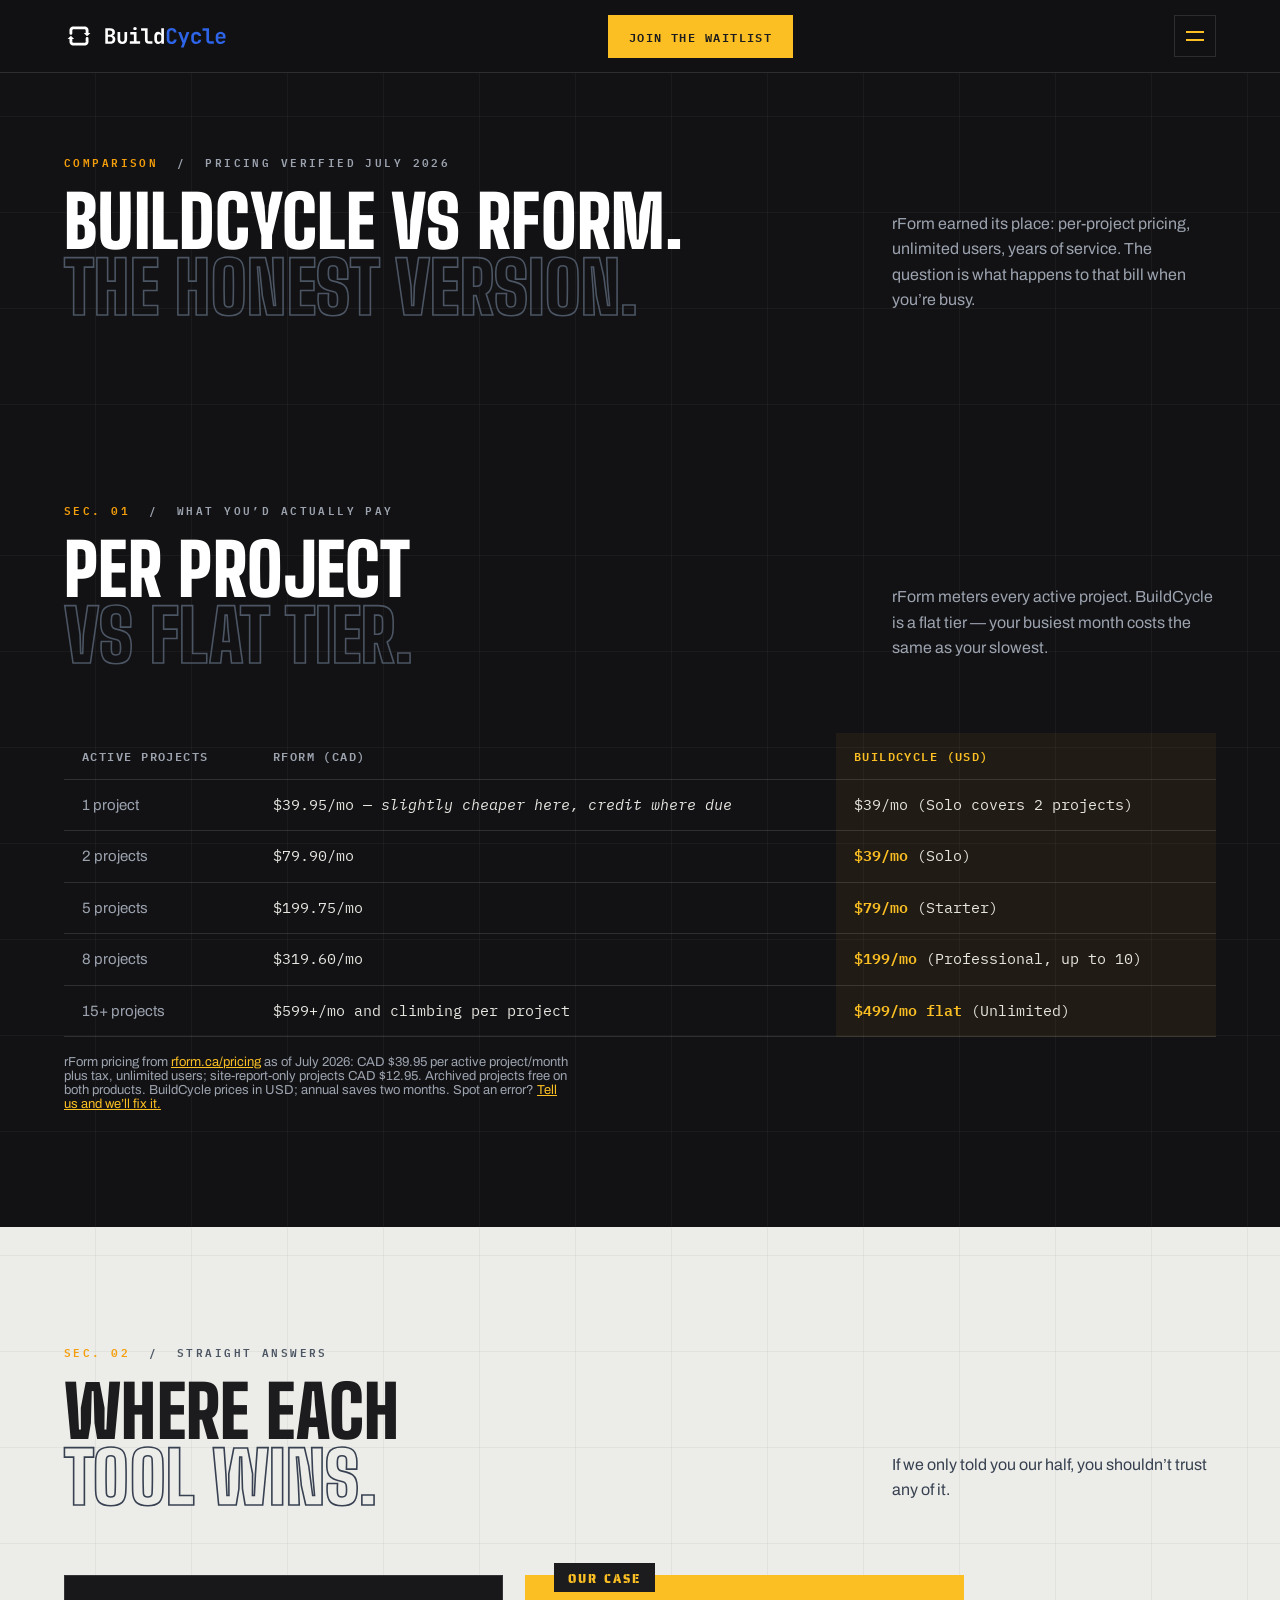
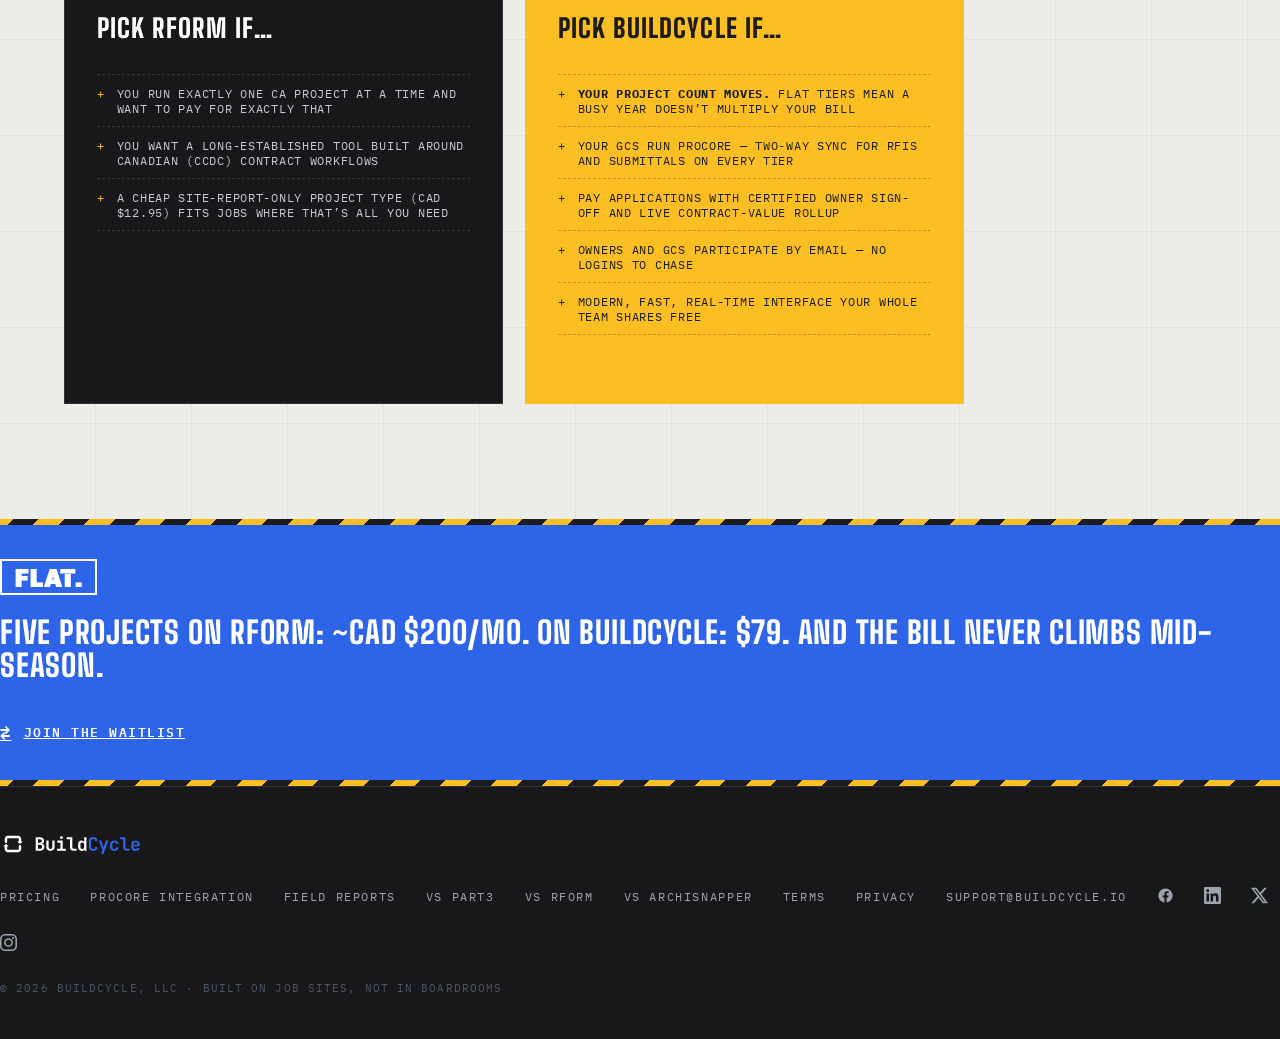
<file: rform-alternative.html>
<!DOCTYPE html>
<html lang="en">
<head>
<meta charset="UTF-8">
<meta name="viewport" content="width=device-width, initial-scale=1.0">

<!-- PER-PAGE: title + descriptions -->
<title>rForm Alternative — BuildCycle vs rForm Pricing (2026)</title>
<meta name="description" content="Honest BuildCycle vs rForm comparison, July 2026: rForm charges CAD $39.95 per active project per month. BuildCycle is a flat tier — from $39/mo for 2 projects — so your bill stops growing with your project count. Plus two-way Procore sync.">
<meta property="og:title" content="rForm Alternative — BuildCycle vs rForm (2026)">
<meta property="og:description" content="rForm: CAD $39.95 per active project, every month. BuildCycle: flat tiers from $39/mo, unlimited users, two-way Procore sync.">
<meta property="og:type" content="website">
<link rel="canonical" href="https://buildcycle.io/rform-alternative">

<!-- SHARED: fonts + stylesheet (do not modify) -->
<link rel="preconnect" href="https://fonts.googleapis.com">
<link rel="preconnect" href="https://fonts.gstatic.com" crossorigin>
<link href="https://fonts.googleapis.com/css2?family=Big+Shoulders:opsz,wght@10..72,500;10..72,700;10..72,800;10..72,900&family=Archivo:ital,wght@0,400;0,500;0,600;0,700;1,400&family=IBM+Plex+Mono:wght@400;500;600&family=Saira+Stencil+One&display=swap" rel="stylesheet">
<link rel="stylesheet" href="/styles.css">

<!-- PER-PAGE: comparison-table styles -->
<style>
.cmp-scroll{ overflow-x:auto; }
.cmp{
  width:100%; border-collapse:collapse; min-width:640px;
  font-size:15px; line-height:1.5;
}
.cmp th, .cmp td{ padding:14px 18px; text-align:left; border-bottom:1px solid var(--hairline-d); vertical-align:top; }
.cmp thead th{
  font-family:var(--mono); font-size:12px; font-weight:600;
  letter-spacing:.12em; text-transform:uppercase; color:var(--grey-mid);
}
.cmp .bc-col{ background:rgba(251,191,36,.06); }
.cmp thead .bc-col{ color:var(--yellow); }
.cmp td:first-child{ color:var(--grey-mid); }
.cmp .num{ font-family:var(--mono); white-space:nowrap; }
.cmp .win{ color:var(--yellow); font-weight:600; }
.fine{ font-size:13px; color:var(--grey-mid); margin-top:18px; max-width:72ch; }
.fine a{ color:var(--yellow); }
.tiers--verdict{ grid-template-columns:repeat(2,minmax(0,1fr)); max-width:900px; }
@media (max-width:768px){ .tiers--verdict{ grid-template-columns:1fr; } }
</style>
<link rel="icon" type="image/png" sizes="32x32" href="/favicon-32.png">
<link rel="icon" type="image/png" sizes="16x16" href="/favicon-16.png">
<link rel="icon" type="image/svg+xml" href="/favicon.svg">
<link rel="shortcut icon" href="/favicon.ico">
<link rel="apple-touch-icon" sizes="180x180" href="/apple-touch-icon.png">
<link rel="manifest" href="/site.webmanifest">
<meta name="theme-color" content="#15171A">

<script type="application/ld+json">
{
  "@context": "https://schema.org",
  "@type": "FAQPage",
  "mainEntity": [
    {
      "@type": "Question",
      "name": "How much does rForm cost?",
      "acceptedAnswer": {"@type": "Answer", "text": "As of July 2026, rForm charges CAD $39.95 per active project per month (plus tax), with unlimited users per project. A site-report-only project is CAD $12.95/month. Archived projects are free. So an 8-project workload runs about CAD $320/month."}
    },
    {
      "@type": "Question",
      "name": "What is the main difference between BuildCycle and rForm?",
      "acceptedAnswer": {"@type": "Answer", "text": "The pricing shape. rForm's bill grows with every active project; BuildCycle is a flat tier — $39/mo for 2 active projects, $79 for 5, $199 for 10, $499 unlimited — so a busy season doesn't grow your bill. BuildCycle also has two-way Procore sync, which matters whenever your GC runs Procore."}
    },
    {
      "@type": "Question",
      "name": "When is rForm cheaper than BuildCycle?",
      "acceptedAnswer": {"@type": "Answer", "text": "At exactly one active project: rForm is CAD $39.95/month, roughly the same as BuildCycle's $39 USD Solo plan which covers two projects. From two projects up, BuildCycle's flat tiers cost less, and the gap widens with every project you add."}
    }
  ]
}
</script>
</head>
<body>

<!-- ================= SHARED NAV (do not modify) ================= -->
<header>
  <div class="wrap nav">
    <a class="wordmark" href="/"><img src="/assets/buildcycle-inverse.svg" alt="BuildCycle"></a>
    <ul class="nav-links">
      <li><a href="/#work">Workflows</a></li>
      <li><a href="/field-reports">Field Reports</a></li>
      <li><a href="/procore-integration.html">Procore Integration</a></li>
      <li><a href="/pricing.html">Pricing</a></li>
      <li><a href="https://app.buildcycle.io">Sign in</a></li>
    </ul>
    <a class="nav-cta" href="/#updates">Join the waitlist</a>
    <button class="nav-burger" type="button" aria-expanded="false" aria-controls="nav-menu" aria-label="Menu">Menu</button>
  </div>
  <ul class="nav-menu" id="nav-menu">
    <li><a href="/#work">Workflows</a></li>
      <li><a href="/field-reports">Field Reports</a></li>
    <li><a href="/procore-integration.html">Procore Integration</a></li>
    <li><a href="/pricing.html">Pricing</a></li>
    <li><a href="https://app.buildcycle.io">Sign in</a></li>
  </ul>
</header>

<!-- PAGE CONTENT -->

<!-- ================= HERO ================= -->
<section class="sec-dark sec-pad" style="padding-top: calc(var(--nav-h) + 80px);">
  <div class="wrap">
    <div class="sec-head sec-head--dark rv in">
      <div>
        <span class="tag"><b>COMPARISON</b> &nbsp;/&nbsp; Pricing verified July 2026</span>
        <h2>BuildCycle vs rForm.<br><span class="pale">The honest version.</span></h2>
      </div>
      <p>rForm earned its place: per-project pricing, unlimited users, years of service. The question is what happens to that bill when you&rsquo;re busy.</p>
    </div>
  </div>
</section>

<!-- ================= PRICING TABLE ================= -->
<section class="sec-dark sec-pad" id="pricing-comparison" style="padding-top:0;">
  <div class="wrap">
    <div class="sec-head sec-head--dark rv">
      <div>
        <span class="tag"><b>SEC. 01</b> &nbsp;/&nbsp; What you&rsquo;d actually pay</span>
        <h2>Per project<br><span class="pale">vs flat tier.</span></h2>
      </div>
      <p>rForm meters every active project. BuildCycle is a flat tier — your busiest month costs the same as your slowest.</p>
    </div>

    <div class="cmp-scroll rv">
      <table class="cmp">
        <thead>
          <tr><th>Active projects</th><th>rForm (CAD)</th><th class="bc-col">BuildCycle (USD)</th></tr>
        </thead>
        <tbody>
          <tr>
            <td>1 project</td>
            <td class="num">$39.95/mo — <em>slightly cheaper here, credit where due</em></td>
            <td class="num bc-col">$39/mo (Solo covers 2 projects)</td>
          </tr>
          <tr>
            <td>2 projects</td>
            <td class="num">$79.90/mo</td>
            <td class="num bc-col"><span class="win">$39/mo</span> (Solo)</td>
          </tr>
          <tr>
            <td>5 projects</td>
            <td class="num">$199.75/mo</td>
            <td class="num bc-col"><span class="win">$79/mo</span> (Starter)</td>
          </tr>
          <tr>
            <td>8 projects</td>
            <td class="num">$319.60/mo</td>
            <td class="num bc-col"><span class="win">$199/mo</span> (Professional, up to 10)</td>
          </tr>
          <tr>
            <td>15+ projects</td>
            <td class="num">$599+/mo and climbing per project</td>
            <td class="num bc-col"><span class="win">$499/mo flat</span> (Unlimited)</td>
          </tr>
        </tbody>
      </table>
    </div>
    <p class="fine rv">rForm pricing from <a href="https://www.rform.ca/pricing" rel="nofollow">rform.ca/pricing</a> as of July 2026: CAD $39.95 per active project/month plus tax, unlimited users; site-report-only projects CAD $12.95. Archived projects free on both products. BuildCycle prices in USD; annual saves two months. Spot an error? <a href="mailto:support@buildcycle.io">Tell us and we&rsquo;ll fix it.</a></p>
  </div>
</section>

<!-- ================= HONEST VERDICT ================= -->
<section class="sec-concrete sec-pad" id="verdict">
  <div class="wrap">
    <div class="sec-head rv">
      <div>
        <span class="tag"><b>SEC. 02</b> &nbsp;/&nbsp; Straight answers</span>
        <h2>Where each<br><span class="pale">tool wins.</span></h2>
      </div>
      <p>If we only told you our half, you shouldn&rsquo;t trust any of it.</p>
    </div>

    <div class="tiers tiers--verdict">
      <div class="tier rv">
        <div class="tier-name">Pick rForm if&hellip;</div>
        <ul class="tier-feats">
          <li>You run exactly one CA project at a time and want to pay for exactly that</li>
          <li>You want a long-established tool built around Canadian (CCDC) contract workflows</li>
          <li>A cheap site-report-only project type (CAD $12.95) fits jobs where that&rsquo;s all you need</li>
        </ul>
      </div>

      <div class="tier tier--hot rv rv-d1">
        <span class="tier-flag">Our case</span>
        <div class="tier-name">Pick BuildCycle if&hellip;</div>
        <ul class="tier-feats">
          <li><b>Your project count moves.</b> Flat tiers mean a busy year doesn&rsquo;t multiply your bill</li>
          <li>Your GCs run Procore — two-way sync for RFIs and submittals on every tier</li>
          <li>Pay applications with certified owner sign-off and live contract-value rollup</li>
          <li>Owners and GCs participate by email — no logins to chase</li>
          <li>Modern, fast, real-time interface your whole team shares free</li>
        </ul>
      </div>
    </div>
  </div>
</section>

<!-- ================= CTA ================= -->
<section class="procore">
  <div class="hazard hazard--thin" aria-hidden="true"></div>
  <div class="wrap procore-inner">
    <p class="procore-line rv">
      <span class="sync">Flat.</span>
      Five projects on rForm: ~CAD $200/mo. On BuildCycle: $79. And the bill never climbs mid-season.
    </p>
    <a class="procore-note rv rv-d1" href="/#updates">Join the waitlist</a>
  </div>
  <div class="hazard hazard--thin" aria-hidden="true"></div>
</section>

<!-- /PAGE CONTENT -->

<!-- ================= SHARED FOOTER (do not modify) ================= -->
<footer>
  <div class="wrap foot">
    <a class="wordmark" href="/"><img src="/assets/buildcycle-inverse.svg" alt="BuildCycle"></a>
    <ul class="foot-links">
      <li><a href="/pricing.html">Pricing</a></li>
      <li><a href="/procore-integration.html">Procore Integration</a></li>
      <li><a href="/field-reports">Field Reports</a></li>
      <li><a href="/part3-alternative">vs Part3</a></li>
      <li><a href="/rform-alternative">vs rForm</a></li>
      <li><a href="/archisnapper-alternative">vs ArchiSnapper</a></li>
      <li><a href="/terms.html">Terms</a></li>
      <li><a href="/privacy.html">Privacy</a></li>
      <li><a href="mailto:support@buildcycle.io">support@buildcycle.io</a></li>
      <li><a href="https://www.facebook.com/profile.php?id=61592217530657" target="_blank" rel="noopener" aria-label="BuildCycle on Facebook"><svg viewBox="0 0 24 24" aria-hidden="true"><path d="M22 12.06C22 6.5 17.52 2 12 2S2 6.5 2 12.06c0 5.02 3.66 9.18 8.44 9.94v-7.03H7.9v-2.91h2.54V9.85c0-2.5 1.49-3.89 3.77-3.89 1.09 0 2.23.2 2.23.2v2.46h-1.26c-1.24 0-1.63.77-1.63 1.56v1.88h2.78l-.44 2.91h-2.34V22c4.78-.76 8.44-4.92 8.44-9.94Z"/></svg></a></li>
      <li><a href="https://www.linkedin.com/company/buildcycle-llc" target="_blank" rel="noopener" aria-label="BuildCycle on LinkedIn"><svg viewBox="0 0 24 24" aria-hidden="true"><path d="M20.45 20.45h-3.55v-5.57c0-1.33-.03-3.04-1.85-3.04-1.86 0-2.14 1.45-2.14 2.94v5.67H9.35V9h3.41v1.56h.05c.48-.9 1.64-1.85 3.37-1.85 3.6 0 4.27 2.37 4.27 5.46v6.28zM5.34 7.43a2.06 2.06 0 1 1 0-4.12 2.06 2.06 0 0 1 0 4.12zM7.12 20.45H3.56V9h3.56v11.45zM22.22 0H1.77C.79 0 0 .77 0 1.72v20.55C0 23.22.79 24 1.77 24h20.45c.98 0 1.78-.78 1.78-1.73V1.72C24 .77 23.2 0 22.22 0z"/></svg></a></li>
      <li><a href="https://x.com/buildcycle_io" target="_blank" rel="noopener" aria-label="BuildCycle on X"><svg viewBox="0 0 24 24" aria-hidden="true"><path d="M18.9 1.15h3.68l-8.04 9.19L24 22.85h-7.41l-5.8-7.59-6.64 7.59H.47l8.6-9.83L0 1.15h7.59l5.25 6.94 6.06-6.94Zm-1.29 19.5h2.04L6.49 3.24H4.3l13.31 17.4Z"/></svg></a></li>
      <li><a href="https://www.instagram.com/buildcycle_io" target="_blank" rel="noopener" aria-label="BuildCycle on Instagram"><svg viewBox="0 0 24 24" aria-hidden="true"><path d="M12 2.16c3.2 0 3.58.01 4.85.07 1.17.05 1.8.25 2.23.41.56.22.96.48 1.38.9.42.42.68.82.9 1.38.16.42.36 1.06.41 2.23.06 1.27.07 1.65.07 4.85s-.01 3.58-.07 4.85c-.05 1.17-.25 1.8-.41 2.23-.22.56-.48.96-.9 1.38-.42.42-.82.68-1.38.9-.42.16-1.06.36-2.23.41-1.27.06-1.65.07-4.85.07s-3.58-.01-4.85-.07c-1.17-.05-1.8-.25-2.23-.41a3.72 3.72 0 0 1-1.38-.9 3.72 3.72 0 0 1-.9-1.38c-.16-.42-.36-1.06-.41-2.23-.06-1.27-.07-1.65-.07-4.85s.01-3.58.07-4.85c.05-1.17.25-1.8.41-2.23.22-.56.48-.96.9-1.38.42-.42.82-.68 1.38-.9.42-.16 1.06-.36 2.23-.41C8.42 2.17 8.8 2.16 12 2.16M12 0C8.74 0 8.33.01 7.05.07 5.78.13 4.9.33 4.14.63c-.79.3-1.46.72-2.13 1.38A5.88 5.88 0 0 0 .63 4.14C.33 4.9.13 5.78.07 7.05.01 8.33 0 8.74 0 12s.01 3.67.07 4.95c.06 1.27.26 2.15.56 2.91.3.79.72 1.46 1.38 2.13a5.88 5.88 0 0 0 2.13 1.38c.76.3 1.64.5 2.91.56C8.33 23.99 8.74 24 12 24s3.67-.01 4.95-.07c1.27-.06 2.15-.26 2.91-.56a5.88 5.88 0 0 0 2.13-1.38 5.88 5.88 0 0 0 1.38-2.13c.3-.76.5-1.64.56-2.91.06-1.28.07-1.69.07-4.95s-.01-3.67-.07-4.95c-.06-1.27-.26-2.15-.56-2.91a5.88 5.88 0 0 0-1.38-2.13A5.88 5.88 0 0 0 19.86.63c-.76-.3-1.64-.5-2.91-.56C15.67.01 15.26 0 12 0Zm0 5.84A6.16 6.16 0 1 0 18.16 12 6.16 6.16 0 0 0 12 5.84Zm0 10.15A3.99 3.99 0 1 1 16 12a3.99 3.99 0 0 1-4 3.99ZM19.85 5.59a1.44 1.44 0 1 1-2.88 0 1.44 1.44 0 0 1 2.88 0Z"/></svg></a></li>
    </ul>
    <span class="foot-legal">&copy; 2026 BuildCycle, LLC &middot; Built on job sites, not in boardrooms</span>
  </div>
</footer>

<!-- ================= SHARED JS: reveals + mobile nav (do not modify) ================= -->
<script>
const io = new IntersectionObserver((entries) => {
  for (const e of entries) if (e.isIntersecting) { e.target.classList.add('in'); io.unobserve(e.target); }
}, { threshold: 0.15, rootMargin: '0px 0px -40px 0px' });
document.querySelectorAll('.rv:not(.in)').forEach(el => io.observe(el));

const burger = document.querySelector('.nav-burger');
const menu = document.getElementById('nav-menu');
burger.addEventListener('click', () => {
  const open = menu.classList.toggle('open');
  burger.setAttribute('aria-expanded', String(open));
});
menu.addEventListener('click', (e) => {
  if (e.target.tagName === 'A') { menu.classList.remove('open'); burger.setAttribute('aria-expanded', 'false'); }
});
</script>

</body>
</html>
</file>
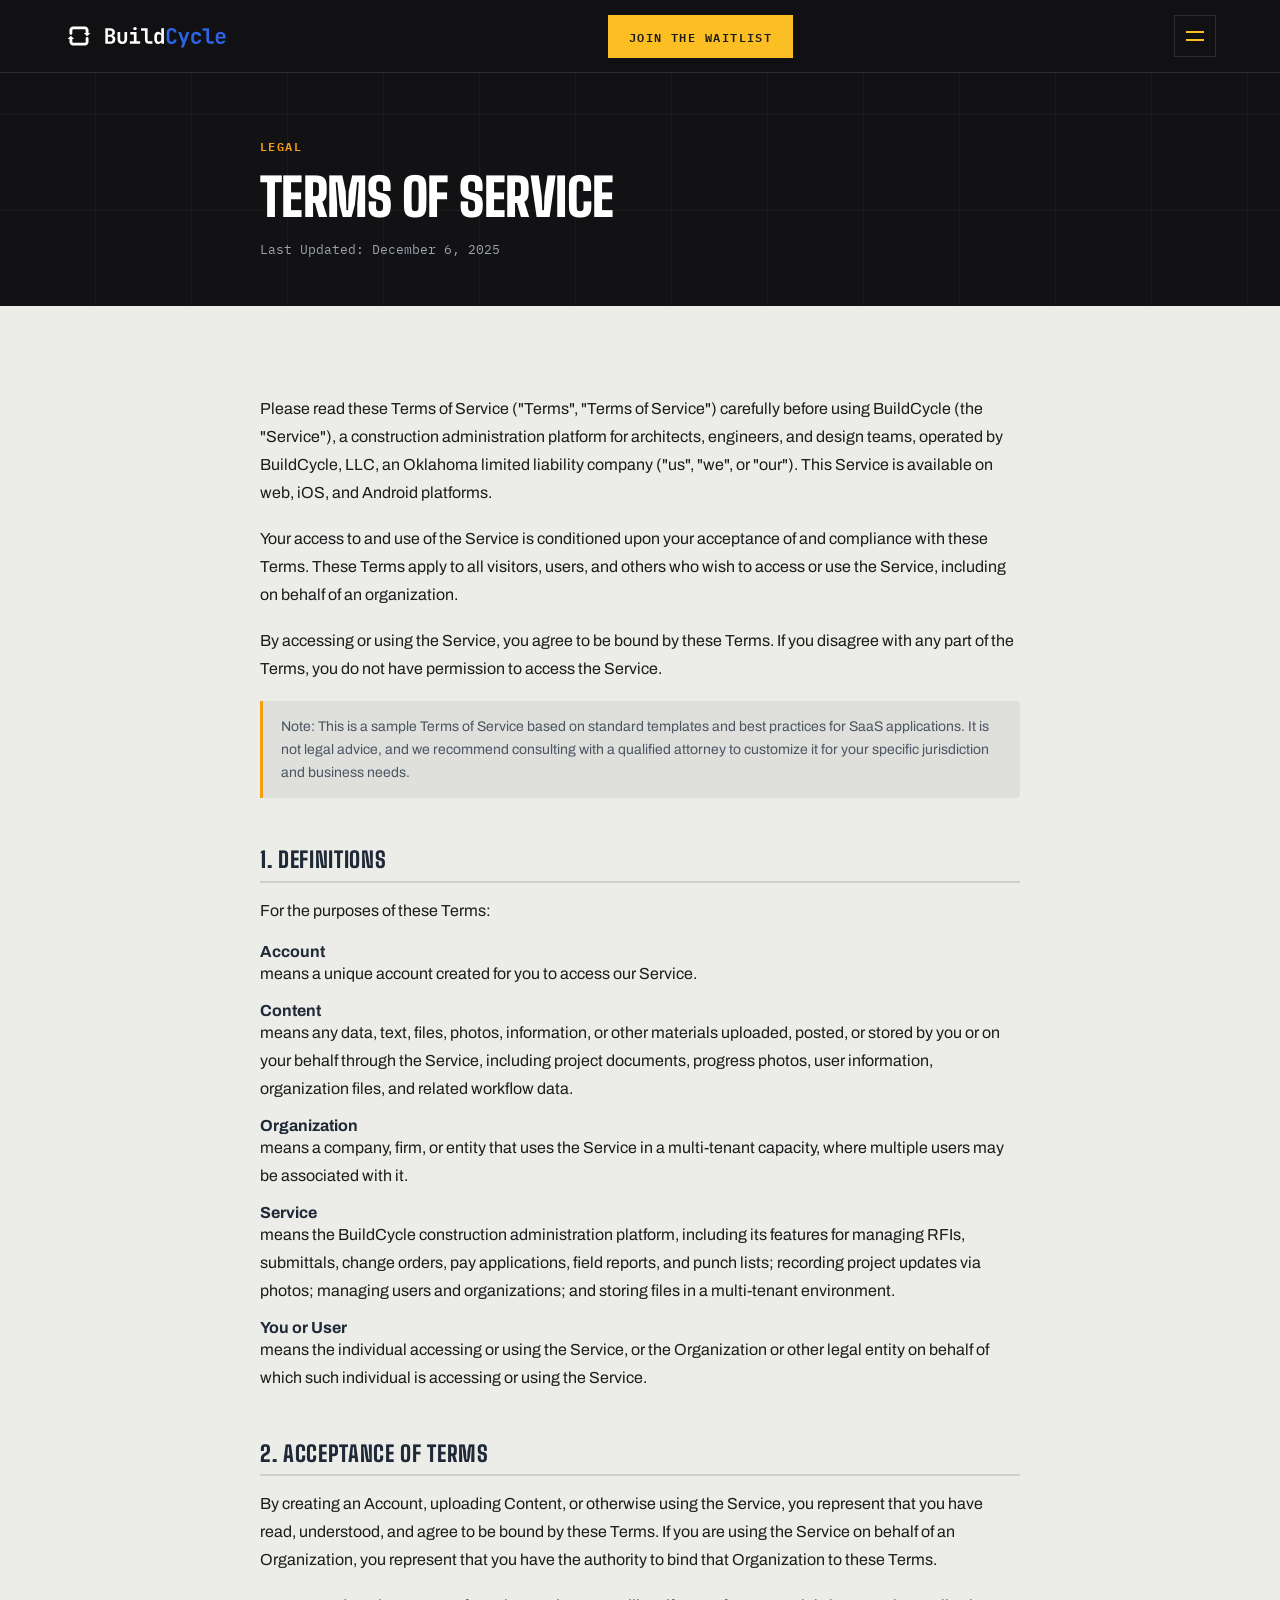
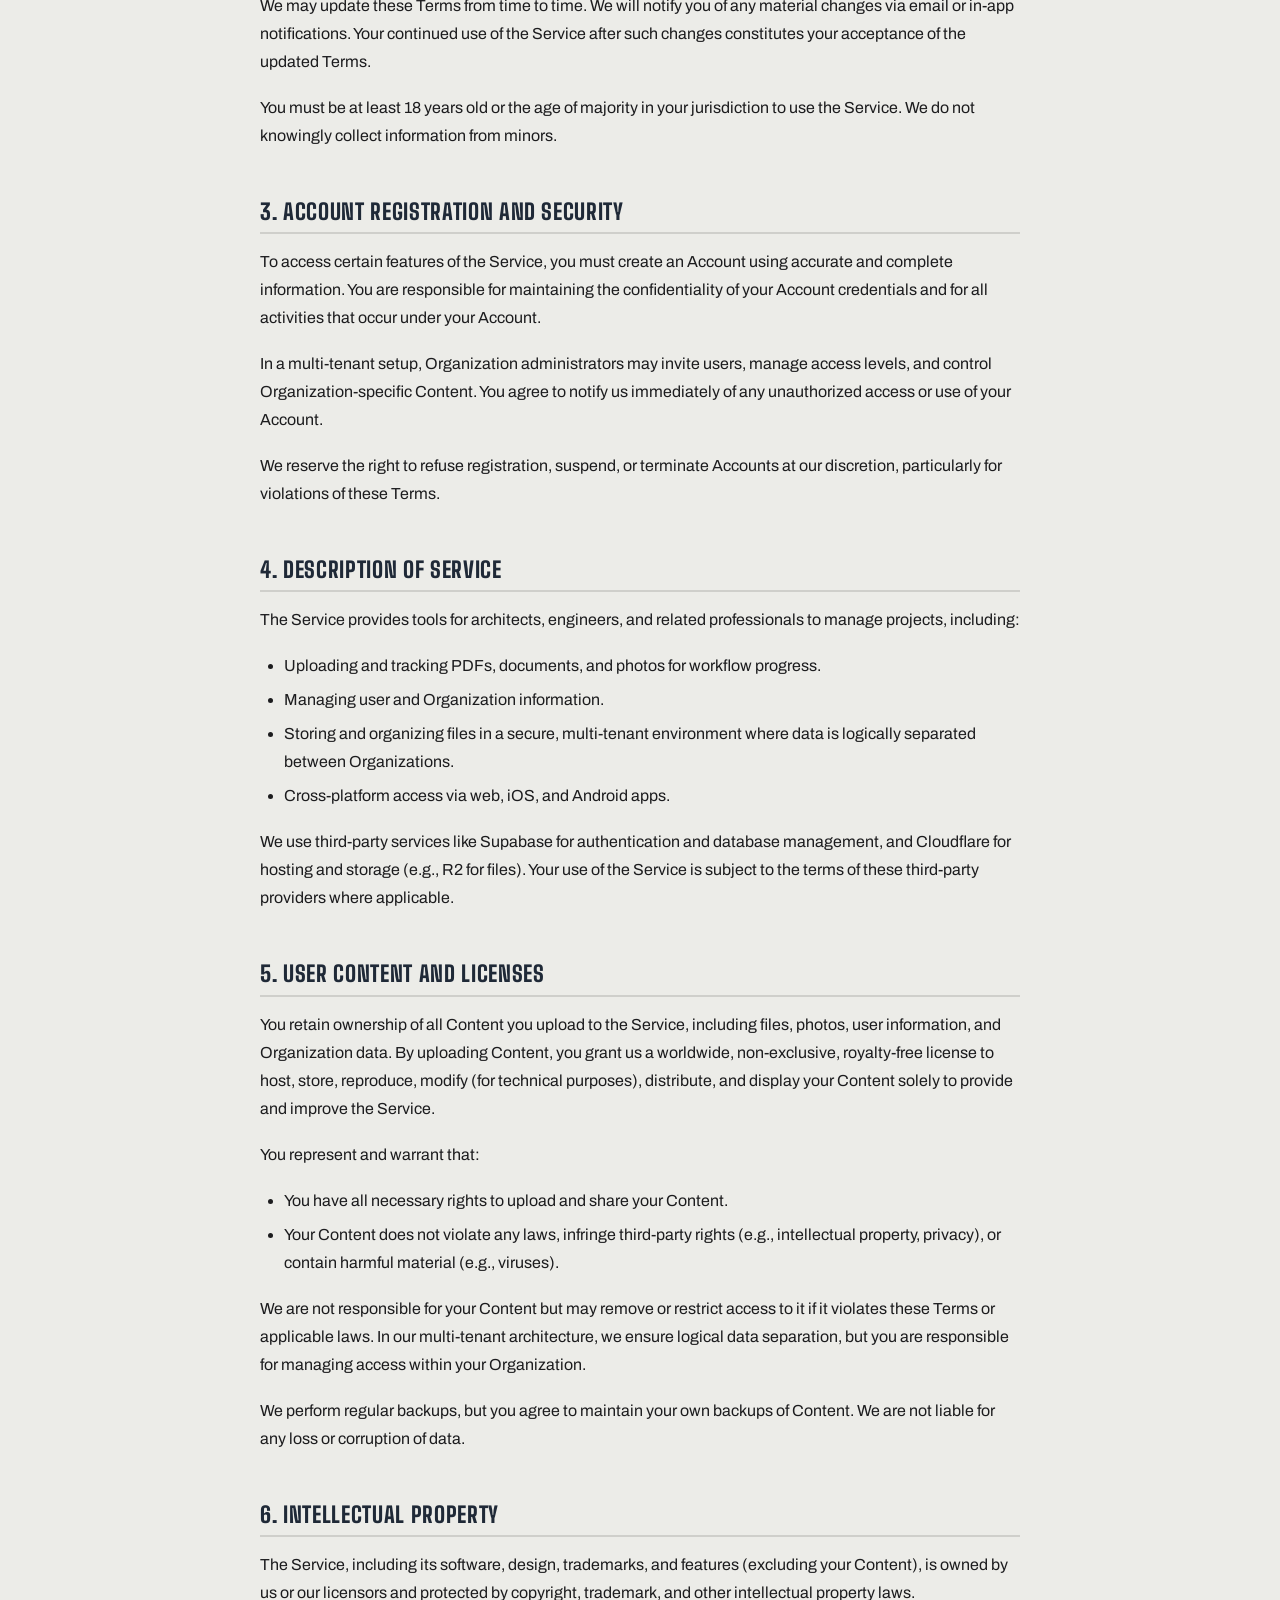
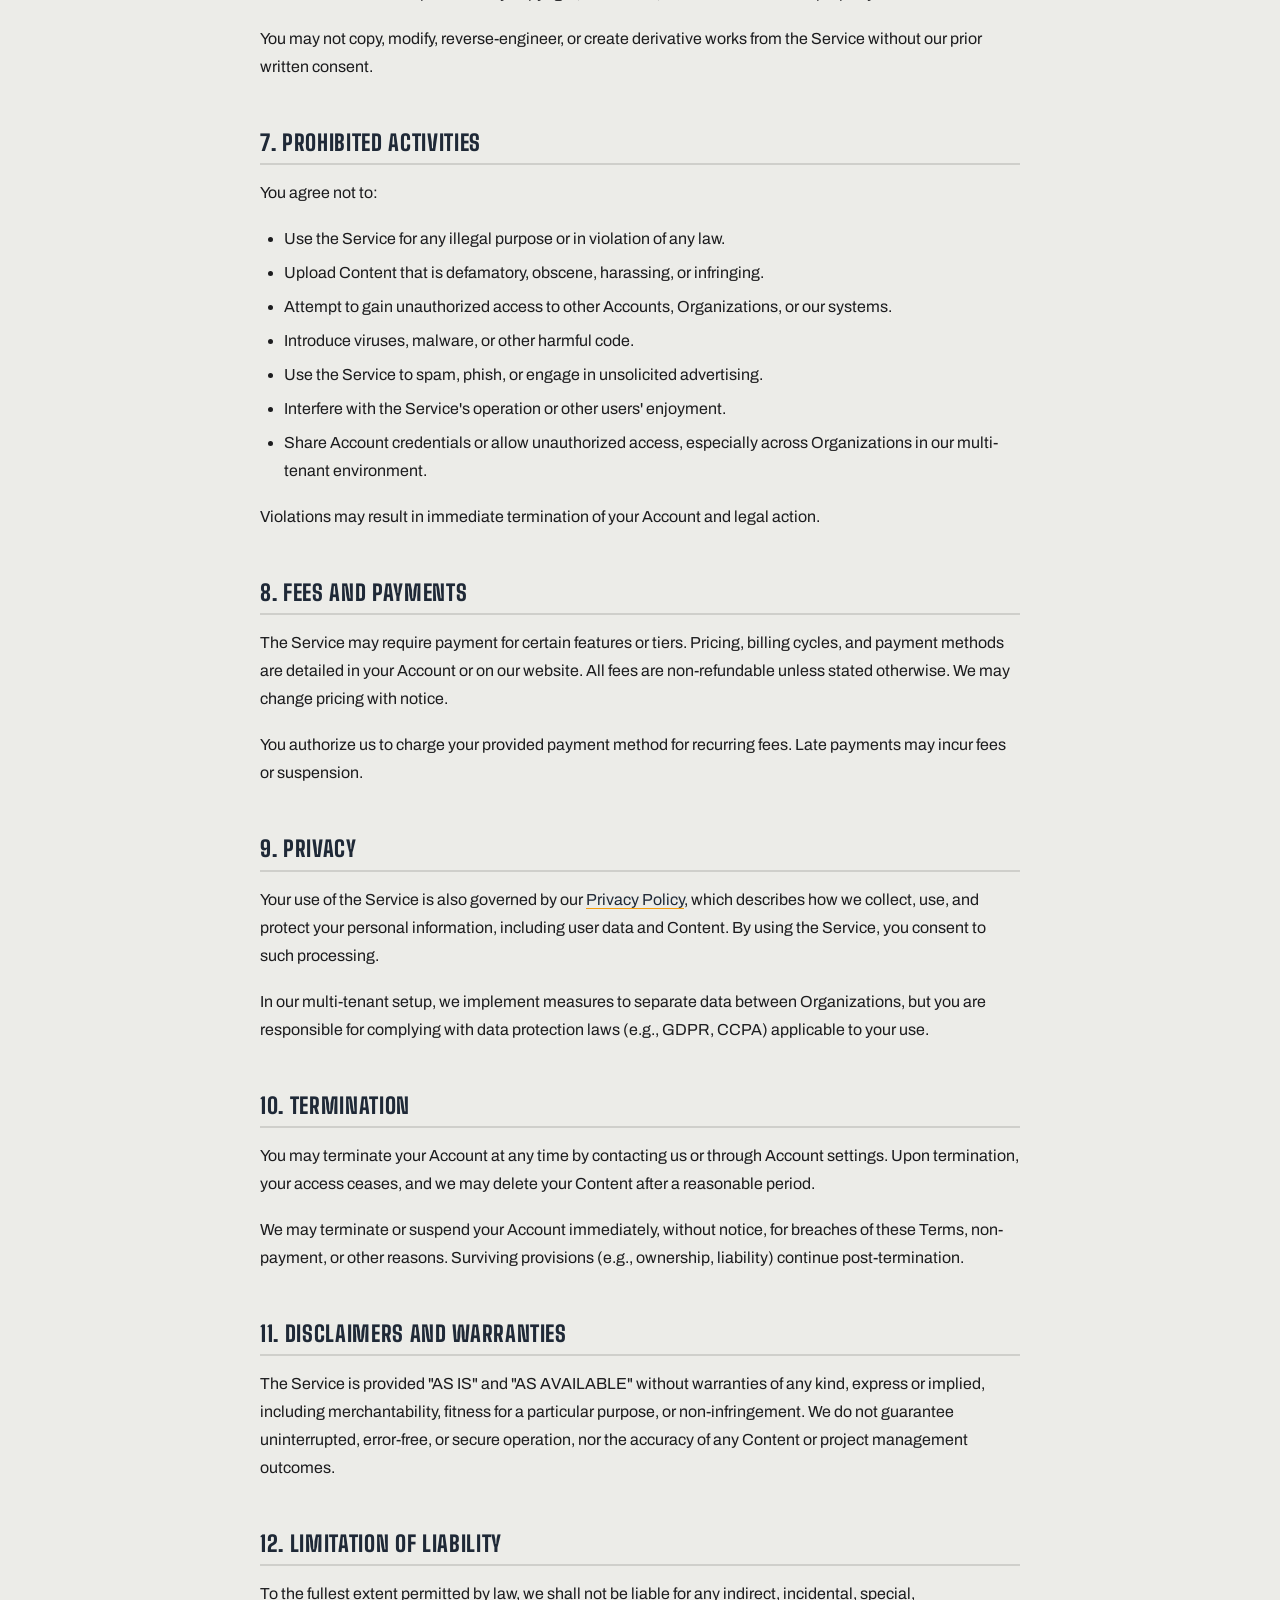
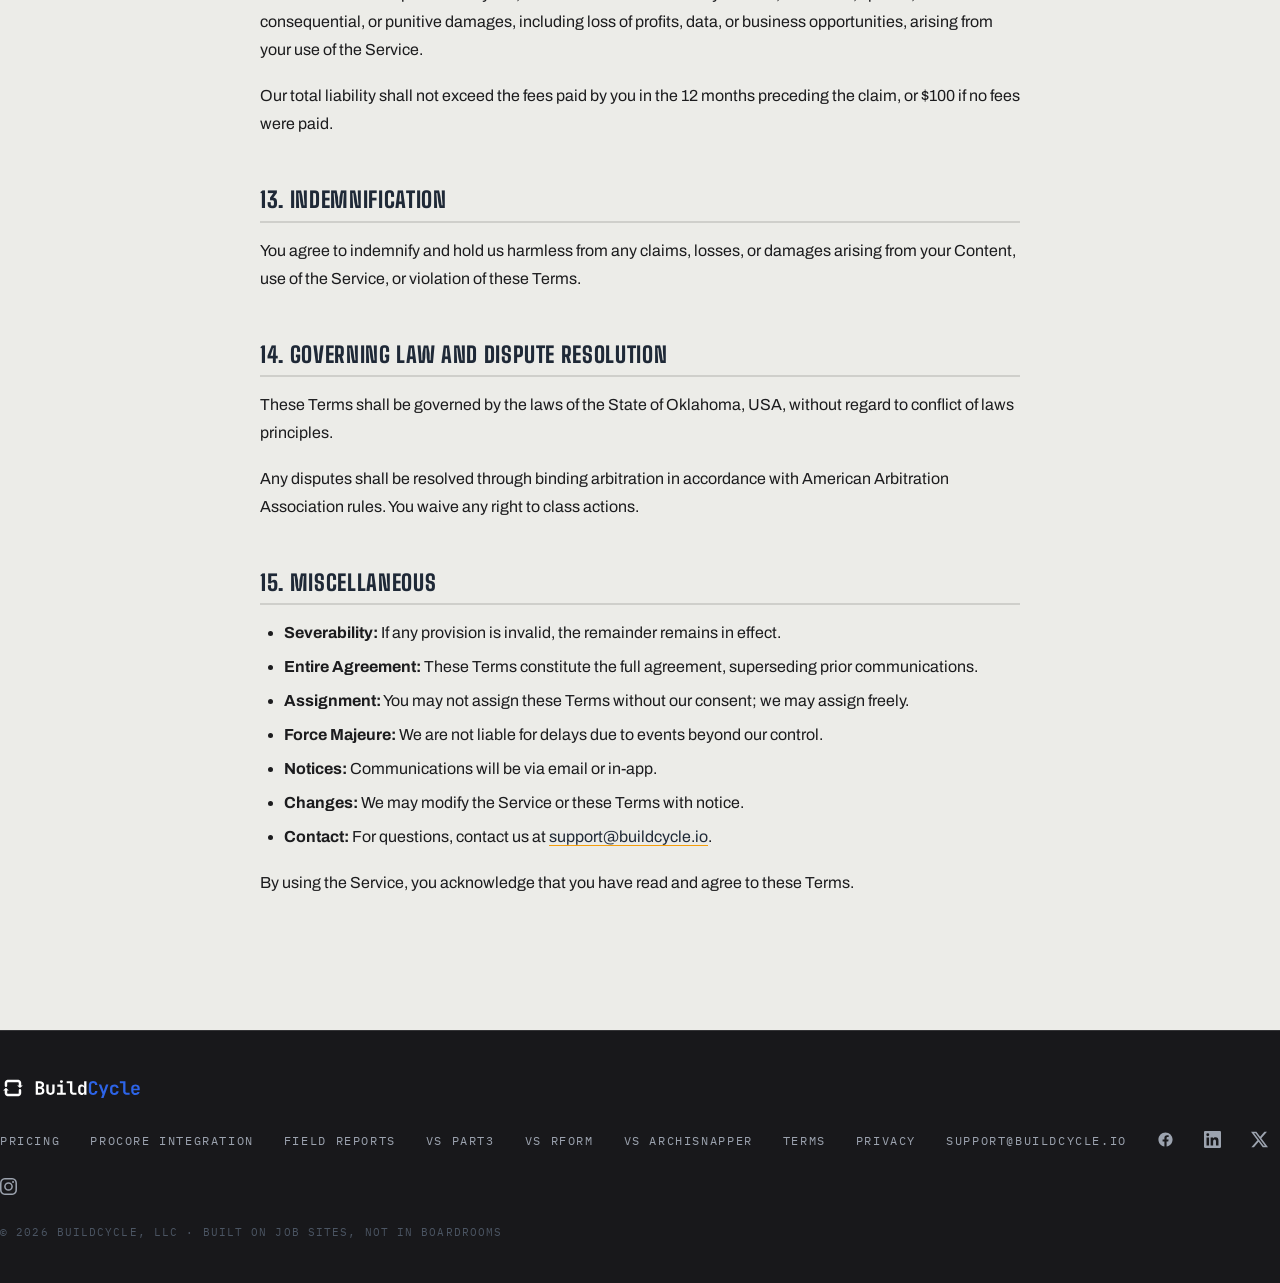
<file: terms.html>
<!DOCTYPE html>
<html lang="en">
<head>
<meta charset="UTF-8">
<meta name="viewport" content="width=device-width, initial-scale=1.0">

<!-- PER-PAGE: title + descriptions -->
<title>Terms of Service — BuildCycle</title>
<meta name="description" content="BuildCycle Terms of Service — read the terms governing your use of the BuildCycle project management platform.">
<meta property="og:title" content="Terms of Service — BuildCycle">
<meta property="og:description" content="BuildCycle Terms of Service — read the terms governing your use of the BuildCycle project management platform.">
<meta property="og:type" content="website">

<!-- SHARED: fonts + stylesheet (do not modify) -->
<link rel="preconnect" href="https://fonts.googleapis.com">
<link rel="preconnect" href="https://fonts.gstatic.com" crossorigin>
<link href="https://fonts.googleapis.com/css2?family=Big+Shoulders:opsz,wght@10..72,500;10..72,700;10..72,800;10..72,900&family=Archivo:ital,wght@0,400;0,500;0,600;0,700;1,400&family=IBM+Plex+Mono:wght@400;500;600&family=Saira+Stencil+One&display=swap" rel="stylesheet">
<link rel="stylesheet" href="/styles.css">

<style>
/* Legal document layout */
.legal-hero {
  padding-top: calc(var(--nav-h) + 64px);
  padding-bottom: 48px;
}
.legal-article {
  max-width: 760px;
  margin: 0 auto;
}
.legal-article .legal-eyebrow {
  font-family: var(--mono);
  font-size: 12px;
  font-weight: 600;
  letter-spacing: .12em;
  text-transform: uppercase;
  color: var(--amber);
  margin-bottom: 14px;
  display: block;
}
.legal-article h1 {
  font-family: var(--disp);
  font-size: clamp(32px, 5vw, 52px);
  font-weight: 900;
  text-transform: uppercase;
  letter-spacing: -.01em;
  line-height: 1.05;
  color: #fff;
  margin-bottom: 16px;
}
.legal-article .legal-meta {
  font-family: var(--mono);
  font-size: 13px;
  color: var(--grey-mid);
  margin-bottom: 0;
}

/* Body section — concrete background for long-form readability */
.legal-body {
  background: var(--concrete);
  color: var(--ink);
  padding: clamp(56px, 7vw, 100px) 0 clamp(80px, 9vw, 140px);
}
.legal-body .legal-article h2 {
  font-family: var(--disp);
  font-size: clamp(17px, 2.2vw, 22px);
  font-weight: 800;
  text-transform: uppercase;
  letter-spacing: .03em;
  color: var(--steel-dark);
  margin-top: 52px;
  margin-bottom: 14px;
  padding-bottom: 10px;
  border-bottom: 2px solid var(--hairline-l);
}
.legal-body .legal-article h3 {
  font-family: var(--body);
  font-size: 15px;
  font-weight: 700;
  color: var(--steel);
  margin-top: 28px;
  margin-bottom: 8px;
  text-transform: uppercase;
  letter-spacing: .06em;
}
.legal-body .legal-article p {
  font-family: var(--body);
  font-size: 16px;
  line-height: 1.75;
  color: var(--ink);
  margin-bottom: 18px;
}
.legal-body .legal-article ul,
.legal-body .legal-article ol {
  font-family: var(--body);
  font-size: 16px;
  line-height: 1.75;
  color: var(--ink);
  padding-left: 24px;
  margin-bottom: 18px;
}
.legal-body .legal-article li {
  margin-bottom: 6px;
}
.legal-body .legal-article dl {
  margin-bottom: 18px;
}
.legal-body .legal-article dt {
  font-weight: 700;
  color: var(--steel-dark);
  margin-top: 14px;
}
.legal-body .legal-article dd {
  font-family: var(--body);
  font-size: 16px;
  line-height: 1.75;
  margin-left: 0;
  color: var(--ink);
}
.legal-body .legal-article a {
  color: var(--steel-dark);
  text-decoration: underline;
  text-decoration-color: var(--amber);
  text-underline-offset: 3px;
}
.legal-body .legal-article a:hover {
  color: var(--amber);
}
.legal-note {
  font-size: 14px !important;
  line-height: 1.65 !important;
  color: var(--steel-light) !important;
  background: rgba(28,28,30,.06);
  border-left: 3px solid var(--amber);
  padding: 14px 18px;
  border-radius: 0 4px 4px 0;
  margin-bottom: 18px !important;
}
</style>
<link rel="icon" type="image/png" sizes="32x32" href="/favicon-32.png">
<link rel="icon" type="image/png" sizes="16x16" href="/favicon-16.png">
<link rel="icon" type="image/svg+xml" href="/favicon.svg">
<link rel="shortcut icon" href="/favicon.ico">
<link rel="apple-touch-icon" sizes="180x180" href="/apple-touch-icon.png">
<link rel="manifest" href="/site.webmanifest">
<meta name="theme-color" content="#15171A">
</head>
<body>

<!-- ================= SHARED NAV (do not modify) ================= -->
<header>
  <div class="wrap nav">
    <a class="wordmark" href="/"><img src="/assets/buildcycle-inverse.svg" alt="BuildCycle"></a>
    <ul class="nav-links">
      <li><a href="/#work">Workflows</a></li>
      <li><a href="/field-reports">Field Reports</a></li>
      <li><a href="/procore-integration.html">Procore Integration</a></li>
      <li><a href="/pricing.html">Pricing</a></li>
      <li><a href="https://app.buildcycle.io">Sign in</a></li>
    </ul>
    <a class="nav-cta" href="/#updates">Join the waitlist</a>
    <button class="nav-burger" type="button" aria-expanded="false" aria-controls="nav-menu" aria-label="Menu">Menu</button>
  </div>
  <ul class="nav-menu" id="nav-menu">
    <li><a href="/#work">Workflows</a></li>
      <li><a href="/field-reports">Field Reports</a></li>
    <li><a href="/procore-integration.html">Procore Integration</a></li>
    <li><a href="/pricing.html">Pricing</a></li>
    <li><a href="https://app.buildcycle.io">Sign in</a></li>
  </ul>
</header>

<!-- PAGE CONTENT -->

<!-- Hero: dark section with page title -->
<section class="sec-dark legal-hero">
  <div class="wrap">
    <article class="legal-article">
      <span class="legal-eyebrow">Legal</span>
      <h1>Terms of Service</h1>
      <p class="legal-meta">Last Updated: December 6, 2025</p>
    </article>
  </div>
</section>

<!-- Body: concrete section for readable long-form text -->
<section class="legal-body">
  <div class="wrap">
    <article class="legal-article">

      <p>Please read these Terms of Service ("Terms", "Terms of Service") carefully before using BuildCycle (the "Service"), a construction administration platform for architects, engineers, and design teams, operated by BuildCycle, LLC, an Oklahoma limited liability company ("us", "we", or "our"). This Service is available on web, iOS, and Android platforms.</p>

      <p>Your access to and use of the Service is conditioned upon your acceptance of and compliance with these Terms. These Terms apply to all visitors, users, and others who wish to access or use the Service, including on behalf of an organization.</p>

      <p>By accessing or using the Service, you agree to be bound by these Terms. If you disagree with any part of the Terms, you do not have permission to access the Service.</p>

      <p class="legal-note">Note: This is a sample Terms of Service based on standard templates and best practices for SaaS applications. It is not legal advice, and we recommend consulting with a qualified attorney to customize it for your specific jurisdiction and business needs.</p>

      <h2>1. Definitions</h2>
      <p>For the purposes of these Terms:</p>
      <dl>
        <dt>Account</dt>
        <dd>means a unique account created for you to access our Service.</dd>

        <dt>Content</dt>
        <dd>means any data, text, files, photos, information, or other materials uploaded, posted, or stored by you or on your behalf through the Service, including project documents, progress photos, user information, organization files, and related workflow data.</dd>

        <dt>Organization</dt>
        <dd>means a company, firm, or entity that uses the Service in a multi-tenant capacity, where multiple users may be associated with it.</dd>

        <dt>Service</dt>
        <dd>means the BuildCycle construction administration platform, including its features for managing RFIs, submittals, change orders, pay applications, field reports, and punch lists; recording project updates via photos; managing users and organizations; and storing files in a multi-tenant environment.</dd>

        <dt>You or User</dt>
        <dd>means the individual accessing or using the Service, or the Organization or other legal entity on behalf of which such individual is accessing or using the Service.</dd>
      </dl>

      <h2>2. Acceptance of Terms</h2>
      <p>By creating an Account, uploading Content, or otherwise using the Service, you represent that you have read, understood, and agree to be bound by these Terms. If you are using the Service on behalf of an Organization, you represent that you have the authority to bind that Organization to these Terms.</p>
      <p>We may update these Terms from time to time. We will notify you of any material changes via email or in-app notifications. Your continued use of the Service after such changes constitutes your acceptance of the updated Terms.</p>
      <p>You must be at least 18 years old or the age of majority in your jurisdiction to use the Service. We do not knowingly collect information from minors.</p>

      <h2>3. Account Registration and Security</h2>
      <p>To access certain features of the Service, you must create an Account using accurate and complete information. You are responsible for maintaining the confidentiality of your Account credentials and for all activities that occur under your Account.</p>
      <p>In a multi-tenant setup, Organization administrators may invite users, manage access levels, and control Organization-specific Content. You agree to notify us immediately of any unauthorized access or use of your Account.</p>
      <p>We reserve the right to refuse registration, suspend, or terminate Accounts at our discretion, particularly for violations of these Terms.</p>

      <h2>4. Description of Service</h2>
      <p>The Service provides tools for architects, engineers, and related professionals to manage projects, including:</p>
      <ul>
        <li>Uploading and tracking PDFs, documents, and photos for workflow progress.</li>
        <li>Managing user and Organization information.</li>
        <li>Storing and organizing files in a secure, multi-tenant environment where data is logically separated between Organizations.</li>
        <li>Cross-platform access via web, iOS, and Android apps.</li>
      </ul>
      <p>We use third-party services like Supabase for authentication and database management, and Cloudflare for hosting and storage (e.g., R2 for files). Your use of the Service is subject to the terms of these third-party providers where applicable.</p>

      <h2>5. User Content and Licenses</h2>
      <p>You retain ownership of all Content you upload to the Service, including files, photos, user information, and Organization data. By uploading Content, you grant us a worldwide, non-exclusive, royalty-free license to host, store, reproduce, modify (for technical purposes), distribute, and display your Content solely to provide and improve the Service.</p>
      <p>You represent and warrant that:</p>
      <ul>
        <li>You have all necessary rights to upload and share your Content.</li>
        <li>Your Content does not violate any laws, infringe third-party rights (e.g., intellectual property, privacy), or contain harmful material (e.g., viruses).</li>
      </ul>
      <p>We are not responsible for your Content but may remove or restrict access to it if it violates these Terms or applicable laws. In our multi-tenant architecture, we ensure logical data separation, but you are responsible for managing access within your Organization.</p>
      <p>We perform regular backups, but you agree to maintain your own backups of Content. We are not liable for any loss or corruption of data.</p>

      <h2>6. Intellectual Property</h2>
      <p>The Service, including its software, design, trademarks, and features (excluding your Content), is owned by us or our licensors and protected by copyright, trademark, and other intellectual property laws.</p>
      <p>You may not copy, modify, reverse-engineer, or create derivative works from the Service without our prior written consent.</p>

      <h2>7. Prohibited Activities</h2>
      <p>You agree not to:</p>
      <ul>
        <li>Use the Service for any illegal purpose or in violation of any law.</li>
        <li>Upload Content that is defamatory, obscene, harassing, or infringing.</li>
        <li>Attempt to gain unauthorized access to other Accounts, Organizations, or our systems.</li>
        <li>Introduce viruses, malware, or other harmful code.</li>
        <li>Use the Service to spam, phish, or engage in unsolicited advertising.</li>
        <li>Interfere with the Service's operation or other users' enjoyment.</li>
        <li>Share Account credentials or allow unauthorized access, especially across Organizations in our multi-tenant environment.</li>
      </ul>
      <p>Violations may result in immediate termination of your Account and legal action.</p>

      <h2>8. Fees and Payments</h2>
      <p>The Service may require payment for certain features or tiers. Pricing, billing cycles, and payment methods are detailed in your Account or on our website. All fees are non-refundable unless stated otherwise. We may change pricing with notice.</p>
      <p>You authorize us to charge your provided payment method for recurring fees. Late payments may incur fees or suspension.</p>

      <h2>9. Privacy</h2>
      <p>Your use of the Service is also governed by our <a href="/privacy.html">Privacy Policy</a>, which describes how we collect, use, and protect your personal information, including user data and Content. By using the Service, you consent to such processing.</p>
      <p>In our multi-tenant setup, we implement measures to separate data between Organizations, but you are responsible for complying with data protection laws (e.g., GDPR, CCPA) applicable to your use.</p>

      <h2>10. Termination</h2>
      <p>You may terminate your Account at any time by contacting us or through Account settings. Upon termination, your access ceases, and we may delete your Content after a reasonable period.</p>
      <p>We may terminate or suspend your Account immediately, without notice, for breaches of these Terms, non-payment, or other reasons. Surviving provisions (e.g., ownership, liability) continue post-termination.</p>

      <h2>11. Disclaimers and Warranties</h2>
      <p>The Service is provided "AS IS" and "AS AVAILABLE" without warranties of any kind, express or implied, including merchantability, fitness for a particular purpose, or non-infringement. We do not guarantee uninterrupted, error-free, or secure operation, nor the accuracy of any Content or project management outcomes.</p>

      <h2>12. Limitation of Liability</h2>
      <p>To the fullest extent permitted by law, we shall not be liable for any indirect, incidental, special, consequential, or punitive damages, including loss of profits, data, or business opportunities, arising from your use of the Service.</p>
      <p>Our total liability shall not exceed the fees paid by you in the 12 months preceding the claim, or $100 if no fees were paid.</p>

      <h2>13. Indemnification</h2>
      <p>You agree to indemnify and hold us harmless from any claims, losses, or damages arising from your Content, use of the Service, or violation of these Terms.</p>

      <h2>14. Governing Law and Dispute Resolution</h2>
      <p>These Terms shall be governed by the laws of the State of Oklahoma, USA, without regard to conflict of laws principles.</p>
      <p>Any disputes shall be resolved through binding arbitration in accordance with American Arbitration Association rules. You waive any right to class actions.</p>

      <h2>15. Miscellaneous</h2>
      <ul>
        <li><strong>Severability:</strong> If any provision is invalid, the remainder remains in effect.</li>
        <li><strong>Entire Agreement:</strong> These Terms constitute the full agreement, superseding prior communications.</li>
        <li><strong>Assignment:</strong> You may not assign these Terms without our consent; we may assign freely.</li>
        <li><strong>Force Majeure:</strong> We are not liable for delays due to events beyond our control.</li>
        <li><strong>Notices:</strong> Communications will be via email or in-app.</li>
        <li><strong>Changes:</strong> We may modify the Service or these Terms with notice.</li>
        <li><strong>Contact:</strong> For questions, contact us at <a href="mailto:support@buildcycle.io">support@buildcycle.io</a>.</li>
      </ul>

      <p>By using the Service, you acknowledge that you have read and agree to these Terms.</p>

    </article>
  </div>
</section>

<!-- /PAGE CONTENT -->

<!-- ================= SHARED FOOTER (do not modify) ================= -->
<footer>
  <div class="wrap foot">
    <a class="wordmark" href="/"><img src="/assets/buildcycle-inverse.svg" alt="BuildCycle"></a>
    <ul class="foot-links">
      <li><a href="/pricing.html">Pricing</a></li>
      <li><a href="/procore-integration.html">Procore Integration</a></li>
      <li><a href="/field-reports">Field Reports</a></li>
      <li><a href="/part3-alternative">vs Part3</a></li>
      <li><a href="/rform-alternative">vs rForm</a></li>
      <li><a href="/archisnapper-alternative">vs ArchiSnapper</a></li>
      <li><a href="/terms.html">Terms</a></li>
      <li><a href="/privacy.html">Privacy</a></li>
      <li><a href="mailto:support@buildcycle.io">support@buildcycle.io</a></li>
      <li><a href="https://www.facebook.com/profile.php?id=61592217530657" target="_blank" rel="noopener" aria-label="BuildCycle on Facebook"><svg viewBox="0 0 24 24" aria-hidden="true"><path d="M22 12.06C22 6.5 17.52 2 12 2S2 6.5 2 12.06c0 5.02 3.66 9.18 8.44 9.94v-7.03H7.9v-2.91h2.54V9.85c0-2.5 1.49-3.89 3.77-3.89 1.09 0 2.23.2 2.23.2v2.46h-1.26c-1.24 0-1.63.77-1.63 1.56v1.88h2.78l-.44 2.91h-2.34V22c4.78-.76 8.44-4.92 8.44-9.94Z"/></svg></a></li>
      <li><a href="https://www.linkedin.com/company/buildcycle-llc" target="_blank" rel="noopener" aria-label="BuildCycle on LinkedIn"><svg viewBox="0 0 24 24" aria-hidden="true"><path d="M20.45 20.45h-3.55v-5.57c0-1.33-.03-3.04-1.85-3.04-1.86 0-2.14 1.45-2.14 2.94v5.67H9.35V9h3.41v1.56h.05c.48-.9 1.64-1.85 3.37-1.85 3.6 0 4.27 2.37 4.27 5.46v6.28zM5.34 7.43a2.06 2.06 0 1 1 0-4.12 2.06 2.06 0 0 1 0 4.12zM7.12 20.45H3.56V9h3.56v11.45zM22.22 0H1.77C.79 0 0 .77 0 1.72v20.55C0 23.22.79 24 1.77 24h20.45c.98 0 1.78-.78 1.78-1.73V1.72C24 .77 23.2 0 22.22 0z"/></svg></a></li>
      <li><a href="https://x.com/buildcycle_io" target="_blank" rel="noopener" aria-label="BuildCycle on X"><svg viewBox="0 0 24 24" aria-hidden="true"><path d="M18.9 1.15h3.68l-8.04 9.19L24 22.85h-7.41l-5.8-7.59-6.64 7.59H.47l8.6-9.83L0 1.15h7.59l5.25 6.94 6.06-6.94Zm-1.29 19.5h2.04L6.49 3.24H4.3l13.31 17.4Z"/></svg></a></li>
      <li><a href="https://www.instagram.com/buildcycle_io" target="_blank" rel="noopener" aria-label="BuildCycle on Instagram"><svg viewBox="0 0 24 24" aria-hidden="true"><path d="M12 2.16c3.2 0 3.58.01 4.85.07 1.17.05 1.8.25 2.23.41.56.22.96.48 1.38.9.42.42.68.82.9 1.38.16.42.36 1.06.41 2.23.06 1.27.07 1.65.07 4.85s-.01 3.58-.07 4.85c-.05 1.17-.25 1.8-.41 2.23-.22.56-.48.96-.9 1.38-.42.42-.82.68-1.38.9-.42.16-1.06.36-2.23.41-1.27.06-1.65.07-4.85.07s-3.58-.01-4.85-.07c-1.17-.05-1.8-.25-2.23-.41a3.72 3.72 0 0 1-1.38-.9 3.72 3.72 0 0 1-.9-1.38c-.16-.42-.36-1.06-.41-2.23-.06-1.27-.07-1.65-.07-4.85s.01-3.58.07-4.85c.05-1.17.25-1.8.41-2.23.22-.56.48-.96.9-1.38.42-.42.82-.68 1.38-.9.42-.16 1.06-.36 2.23-.41C8.42 2.17 8.8 2.16 12 2.16M12 0C8.74 0 8.33.01 7.05.07 5.78.13 4.9.33 4.14.63c-.79.3-1.46.72-2.13 1.38A5.88 5.88 0 0 0 .63 4.14C.33 4.9.13 5.78.07 7.05.01 8.33 0 8.74 0 12s.01 3.67.07 4.95c.06 1.27.26 2.15.56 2.91.3.79.72 1.46 1.38 2.13a5.88 5.88 0 0 0 2.13 1.38c.76.3 1.64.5 2.91.56C8.33 23.99 8.74 24 12 24s3.67-.01 4.95-.07c1.27-.06 2.15-.26 2.91-.56a5.88 5.88 0 0 0 2.13-1.38 5.88 5.88 0 0 0 1.38-2.13c.3-.76.5-1.64.56-2.91.06-1.28.07-1.69.07-4.95s-.01-3.67-.07-4.95c-.06-1.27-.26-2.15-.56-2.91a5.88 5.88 0 0 0-1.38-2.13A5.88 5.88 0 0 0 19.86.63c-.76-.3-1.64-.5-2.91-.56C15.67.01 15.26 0 12 0Zm0 5.84A6.16 6.16 0 1 0 18.16 12 6.16 6.16 0 0 0 12 5.84Zm0 10.15A3.99 3.99 0 1 1 16 12a3.99 3.99 0 0 1-4 3.99ZM19.85 5.59a1.44 1.44 0 1 1-2.88 0 1.44 1.44 0 0 1 2.88 0Z"/></svg></a></li>
    </ul>
    <span class="foot-legal">&copy; 2026 BuildCycle, LLC &middot; Built on job sites, not in boardrooms</span>
  </div>
</footer>

<!-- ================= SHARED JS: reveals + mobile nav (do not modify) ================= -->
<script>
// Scroll reveals — add class="rv" (+ rv-d1/d2/d3 for stagger) to elements
const io = new IntersectionObserver((entries) => {
  for (const e of entries) if (e.isIntersecting) { e.target.classList.add('in'); io.unobserve(e.target); }
}, { threshold: 0.15, rootMargin: '0px 0px -40px 0px' });
document.querySelectorAll('.rv:not(.in)').forEach(el => io.observe(el));

// Mobile nav
const burger = document.querySelector('.nav-burger');
const menu = document.getElementById('nav-menu');
burger.addEventListener('click', () => {
  const open = menu.classList.toggle('open');
  burger.setAttribute('aria-expanded', String(open));
});
menu.addEventListener('click', (e) => {
  if (e.target.tagName === 'A') { menu.classList.remove('open'); burger.setAttribute('aria-expanded', 'false'); }
});
</script>

</body>
</html>
</file>
<file: styles.css>
/* ==========================================================================
   BUILDCYCLE MARKETING SITE — SHARED STYLESHEET
   Design system of record: _direction-b-reference.html ("Hi-Vis")
   Near-black steel · one hazard-yellow punch · stamped status plates
   Big Shoulders (display) · Archivo (body) · IBM Plex Mono (tags) ·
   Saira Stencil One (stamps — sparing)
   RULE: anything sitting on solid yellow uses --ink (#1C1C1E). Never white.
   ========================================================================== */

/* ---------------------------------------------------------------- tokens */
:root{
  /* hi-vis punch */
  --yellow:      #FBBF24;
  --yellow-hot:  #FDE047;
  --amber:       #F59E0B;

  /* drafting blue — brand accent (Procore / integration) */
  --blue:        #2D64E8;
  --blue-dark:   #1E4FC4;

  /* steel grays */
  --steel:       #374151;
  --steel-light: #4B5563;
  --steel-dark:  #1F2937;
  --grey-mid:    #9CA3AF;

  /* near-blacks + lights */
  --ink:         #1C1C1E;   /* the only text color allowed on solid yellow */
  --black:       #121214;
  --black-soft:  #18181B;
  --concrete:    #ECECE8;
  --concrete-lt: #F5F5F1;
  --paper:       #FFFFFF;
  --bone:        #E7E5E0;

  /* semantic */
  --ok-green:    #4ADE80;
  --hairline-d:  rgba(255,255,255,.12);
  --hairline-l:  rgba(28,28,30,.14);

  /* type stacks */
  --disp:    "Big Shoulders", sans-serif;
  --body:    "Archivo", sans-serif;
  --mono:    "IBM Plex Mono", monospace;
  --stencil: "Saira Stencil One", sans-serif;

  /* layout */
  --gutter: clamp(20px, 5vw, 80px);
  --maxw: 1320px;
  --nav-h: 72px;
}

/* ---------------------------------------------------------------- base */
*{ margin:0; padding:0; box-sizing:border-box; }
html{ scroll-behavior:smooth; }
body{
  font-family: var(--body);
  background: var(--black);
  color: var(--bone);
  -webkit-font-smoothing: antialiased;
  text-rendering: optimizeLegibility;
  overflow-x: hidden;
}
::selection{ background: var(--yellow); color: var(--ink); }
img{ max-width:100%; display:block; }
[id]{ scroll-margin-top: calc(var(--nav-h) + 16px); }

a:focus-visible, button:focus-visible, input:focus-visible{
  outline: 2px solid var(--yellow);
  outline-offset: 3px;
}

.wrap{ max-width: var(--maxw); margin: 0 auto; padding: 0 var(--gutter); }

/* ---------------------------------------------------------------- type */
h1, .h1{
  font-family: var(--disp);
  font-weight: 900;
  font-size: clamp(48px, 8.6vw, 132px);
  line-height: .9;
  letter-spacing: .005em;
  text-transform: uppercase;
  color: #fff;
}
h2, .h2{
  font-family: var(--disp);
  font-weight: 900;
  font-size: clamp(40px, 5.6vw, 84px);
  line-height: .92;
  text-transform: uppercase;
  letter-spacing: .005em;
  color: var(--ink);
}
h2 .pale, .h2 .pale{ color: transparent; -webkit-text-stroke: 1.6px var(--steel); }
h3, .h3{
  font-family: var(--disp);
  font-weight: 800;
  font-size: 31px;
  line-height: 1;
  text-transform: uppercase;
  letter-spacing: .02em;
}

/* mono tag / eyebrow */
.tag{
  font-family: var(--mono);
  font-size: 11px;
  font-weight: 600;
  letter-spacing: .22em;
  text-transform: uppercase;
}

/* mono microcopy with yellow diamond bullet */
.micro{
  font-family: var(--mono);
  font-size: 12px; letter-spacing: .1em; text-transform: uppercase;
  color: var(--grey-mid);
  display:flex; align-items:center; gap:9px;
}
.micro::before{
  content:""; width: 7px; height: 7px; background: var(--yellow);
  transform: rotate(45deg); flex: none;
}

/* ------------------------------------------------------ hazard trim */
/* Use sparingly: hero base edge + procore band. Not a general divider. */
.hazard{
  height: 10px;
  background: repeating-linear-gradient(
    -45deg,
    var(--yellow) 0 18px,
    var(--ink) 18px 36px
  );
}
.hazard--thin{ height: 6px; }

/* ================================================================== NAV */
header{
  position: fixed; inset: 0 0 auto 0; z-index: 100;
  background: rgba(18,18,20,.82);
  backdrop-filter: blur(14px);
  -webkit-backdrop-filter: blur(14px);
  border-bottom: 1px solid var(--hairline-d);
}
.nav{
  display:flex; align-items:center; justify-content:space-between;
  gap: 18px;
  height: var(--nav-h);
}
.wordmark{
  display:flex; align-items:center;
  text-decoration: none;
  line-height: 0;
}
.wordmark img{
  height: 30px; width: auto; display: block;
}
.nav-links{ display:flex; gap: 38px; list-style:none; align-items:center; }
.nav-links a{
  font-family: var(--mono);
  font-size: 12px; font-weight: 500;
  letter-spacing: .14em; text-transform: uppercase;
  color: var(--grey-mid); text-decoration: none;
  transition: color .18s ease;
}
.nav-links a:hover{ color: var(--yellow); }
.nav-cta{
  font-family: var(--mono); font-size: 12px; font-weight: 600;
  letter-spacing: .12em; text-transform: uppercase;
  color: var(--ink) !important;
  background: var(--yellow);
  padding: 11px 20px 10px;
  text-decoration: none;
  border: 1px solid var(--yellow);
  white-space: nowrap;
  transition: background .18s ease;
}
.nav-cta:hover{ background: var(--yellow-hot); }

/* mobile disclosure menu */
.nav-burger{
  display:none;
  background:none; border:1px solid var(--hairline-d);
  color:#fff; cursor:pointer;
  flex: none;
  width: 42px; height: 42px;
  font-size: 0;
  position: relative;
}
.nav-burger::before, .nav-burger::after{
  content:""; position:absolute; left: 11px; right: 11px; height: 2px;
  background: var(--yellow);
  transition: transform .2s ease, top .2s ease, bottom .2s ease;
}
.nav-burger::before{ top: 15px; }
.nav-burger::after{ bottom: 15px; }
.nav-burger[aria-expanded="true"]::before{ top: 19px; transform: rotate(45deg); }
.nav-burger[aria-expanded="true"]::after{ bottom: 21px; transform: rotate(-45deg); }
.nav-menu{
  display:none;
  border-top: 1px solid var(--hairline-d);
  background: var(--black-soft);
  list-style:none;
  padding: 8px 0 14px;
}
.nav-menu.open{ display:block; }
.nav-menu a{
  display:block;
  font-family: var(--mono); font-size: 13px; font-weight: 500;
  letter-spacing: .14em; text-transform: uppercase;
  color: var(--bone); text-decoration:none;
  padding: 14px var(--gutter);
  border-bottom: 1px dashed var(--hairline-d);
}
.nav-menu a:hover{ color: var(--yellow); }

/* ================================================================ buttons */
.btn-primary{
  position: relative;
  font-family: var(--disp);
  font-weight: 800;
  font-size: 21px;
  letter-spacing: .06em;
  text-transform: uppercase;
  color: var(--ink);
  background: var(--yellow);
  text-decoration: none;
  padding: 19px 34px 17px;
  display: inline-block;
  border: 0; cursor: pointer;
  box-shadow: 7px 7px 0 0 var(--steel);
  transition: transform .15s ease, box-shadow .15s ease, background .15s ease;
}
.btn-primary:hover{
  background: var(--yellow-hot);
  transform: translate(2px, 2px);
  box-shadow: 4px 4px 0 0 var(--steel);
}
.btn-primary:active{ transform: translate(6px,6px); box-shadow: 0 0 0 0 var(--steel); }

/* mono outline button (dark surfaces) */
.btn-ghost{
  font-family: var(--mono); font-size: 12.5px; font-weight: 600;
  letter-spacing: .14em; text-transform: uppercase; text-align:center;
  text-decoration:none; display:inline-block; cursor:pointer;
  padding: 15px 22px 14px;
  color: #fff; background: transparent; border: 1px solid var(--steel-light);
  transition: border-color .18s ease, color .18s ease;
}
.btn-ghost:hover{ border-color: var(--yellow); color: var(--yellow); }

/* =========================================================== sections */
/* dark blueprint-grid section (hero, pricing) */
.sec-dark{
  background:
    repeating-linear-gradient(0deg,  transparent 0 95px, rgba(255,255,255,.04) 95px 96px),
    repeating-linear-gradient(90deg, transparent 0 95px, rgba(255,255,255,.04) 95px 96px),
    var(--black);
}
/* light concrete section with angled top */
.sec-concrete{
  background:
    repeating-linear-gradient(0deg,  transparent 0 95px, rgba(28,28,30,.05) 95px 96px),
    repeating-linear-gradient(90deg, transparent 0 95px, rgba(28,28,30,.05) 95px 96px),
    var(--concrete);
  color: var(--ink);
}
.sec-pad{ padding: clamp(80px, 9vw, 150px) 0; }

/* section header: eyebrow tag + display head + side paragraph */
.sec-head{
  display:flex; align-items:flex-end; justify-content:space-between;
  gap: 40px; margin-bottom: clamp(48px, 5vw, 80px);
  flex-wrap: wrap;
}
.sec-head .tag{ color: var(--steel-light); display:block; margin-bottom: 18px; }
.sec-head .tag b{ color: var(--amber); font-weight:600; }
.sec-head p{
  max-width: 36ch; font-size: 16px; line-height: 1.6; color: var(--steel);
  padding-bottom: 8px;
}
/* dark-section variants */
.sec-head--dark h2{ color:#fff; }
.sec-head--dark h2 .pale{ -webkit-text-stroke: 1.6px var(--steel-light); }
.sec-head--dark .tag{ color: var(--grey-mid); }
.sec-head--dark p{ color: var(--grey-mid); }

/* ====================================================== stamped plates */
/* Status plate: mono ID + summary + stencil stamp. Yellow = pending-ish,
   green = done. Use .plate-stack for the tilted pile on a yellow slab. */
.plate{
  position: relative; z-index: 1;
  background: var(--black-soft);
  border: 1px solid rgba(255,255,255,.14);
  border-left: 5px solid var(--yellow);
  padding: 17px 22px 15px;
  display:flex; align-items:baseline; justify-content:space-between; gap: 18px;
  box-shadow: 0 18px 40px rgba(0,0,0,.45);
}
.plate-id{
  font-family: var(--mono); font-size: 12.5px; font-weight: 600;
  letter-spacing: .14em; color: #fff; text-transform: uppercase;
  white-space: nowrap;
}
.plate-id em{ font-style: normal; color: var(--grey-mid); }
.plate-stamp{
  font-family: var(--stencil);
  font-size: 15px;
  letter-spacing: .12em;
  text-transform: uppercase;
  color: var(--yellow);
  white-space: nowrap;
}
.plate-stamp.ok{ color: var(--ok-green); }
.plate-sum{
  font-family: var(--mono); font-size: 12px; color: var(--grey-mid);
  letter-spacing: .06em; white-space:nowrap;
}

/* tilted stack on a yellow slab (hero right) */
.plate-stack{ position: relative; padding: 30px 0 8px; }
.plate-stack::before{
  content:"";
  position:absolute; inset: -8px -26px 22px 34px;
  background: var(--yellow);
  clip-path: polygon(0 9%, 100% 0, 100% 91%, 0 100%);
  z-index: 0;
}
.plate-stack .plate{ margin-bottom: 14px; }
.plate-stack .plate:nth-child(1){ transform: rotate(-1.2deg) translateX(-14px); }
.plate-stack .plate:nth-child(2){ transform: rotate(.6deg)  translateX(10px); }
.plate-stack .plate:nth-child(3){ transform: rotate(-.5deg) translateX(-4px); }
.plate-stack .plate:nth-child(4){ transform: rotate(1deg)   translateX(16px); }

/* ================================================================= hero */
.hero{
  position: relative;
  padding: calc(var(--nav-h) + clamp(56px, 8vw, 104px)) 0 0;
  background:
    linear-gradient(rgba(18,18,20,0) 0%, rgba(18,18,20,.55) 100%),
    repeating-linear-gradient(0deg,   transparent 0 95px, rgba(255,255,255,.045) 95px 96px),
    repeating-linear-gradient(90deg,  transparent 0 95px, rgba(255,255,255,.045) 95px 96px),
    var(--black);
  overflow: hidden;
}
.hero-ghost{
  position:absolute; right:-1.5vw; top: 86px;
  font-family: var(--stencil);
  font-size: clamp(120px, 22vw, 320px);
  line-height: .8;
  color: transparent;
  -webkit-text-stroke: 1px rgba(255,255,255,.07);
  user-select:none; pointer-events:none;
  letter-spacing: -.01em;
}
.hero-grid{
  position: relative;
  display: grid;
  grid-template-columns: minmax(0, 7.2fr) minmax(0, 4.8fr);
  gap: clamp(40px, 5vw, 80px);
  align-items: end;
  padding-bottom: clamp(64px, 7vw, 110px);
}
.hero-eyebrow{
  display:inline-flex; align-items:center; gap:12px;
  color: var(--yellow);
  margin-bottom: 34px;
}
.hero-eyebrow::before{
  content:""; width: 30px; height: 10px;
  background: var(--yellow);
  clip-path: polygon(0 0, 100% 0, calc(100% - 6px) 100%, 0 100%);
  flex: none;
}
h1 .row{ display:block; }
h1 .yel{
  color: var(--ink);
  background: var(--yellow);
  display:inline-block;
  padding: 2px 18px 0 14px;
  margin: 6px 0;
  clip-path: polygon(0 0, 100% 0, calc(100% - 14px) 100%, 0 100%);
}
h1 .ghosted{
  color: transparent;
  -webkit-text-stroke: 2px rgba(255,255,255,.85);
}
.hero-sub{
  max-width: 56ch;
  margin-top: 36px;
  font-size: 17.5px;
  line-height: 1.65;
  color: #B9BCC2;
}
.hero-sub strong{ color:#fff; font-weight:600; }
.hero-sub .y{ color: var(--yellow); font-weight: 600; }
.hero-actions{ margin-top: 42px; display:flex; align-items:center; gap: 26px; flex-wrap:wrap; }

/* ================================================================ ticker */
.ticker-wrap{
  background: var(--steel-dark);
  border-top: 1px solid var(--hairline-d);
  border-bottom: 1px solid var(--hairline-d);
  overflow: hidden;
  padding: 15px 0;
}
.ticker{
  display:flex; gap: 0; width:max-content;
  animation: tick 36s linear infinite;
}
.ticker span{
  font-family: var(--mono); font-size: 12.5px; font-weight: 500;
  letter-spacing: .2em; text-transform: uppercase;
  color: var(--grey-mid);
  padding: 0 34px;
  display:flex; align-items:center; gap: 34px;
  white-space: nowrap;
}
.ticker span::after{ content:"▰"; color: var(--yellow); font-size: 9px; }
@keyframes tick{ to{ transform: translateX(-50%); } }

/* ============================================================== features */
.features{
  clip-path: polygon(0 0, 100% 38px, 100% 100%, 0 100%);
  margin-top: -38px;
  position: relative;
  padding: clamp(90px, 9vw, 140px) 0 clamp(100px, 9vw, 150px);
}
.feat-grid{
  display:grid; grid-template-columns: repeat(3, 1fr);
  gap: 22px;
}
.card{
  background: var(--paper);
  border: 1px solid var(--hairline-l);
  padding: 34px 30px 36px;
  position: relative;
  display:flex; flex-direction:column;
  transition: transform .22s ease, box-shadow .22s ease;
}
.card::before{
  content:"";
  position:absolute; top:0; left:0; right:100%; height: 5px;
  background: var(--yellow);
  transition: right .3s cubic-bezier(.7,0,.2,1);
}
.card:hover{ transform: translate(-3px,-3px); box-shadow: 8px 8px 0 0 var(--yellow); }
.card:hover::before{ right: 0; }
.card-num{
  font-family: var(--stencil);
  font-size: 64px;
  line-height: 1;
  color: transparent;
  -webkit-text-stroke: 1.5px var(--ink);
  margin-bottom: 26px;
  transition: color .25s ease;
}
.card:hover .card-num{ color: var(--yellow); -webkit-text-stroke: 1.5px var(--ink); }
.card h3{ margin-bottom: 16px; }
.card > p{
  font-size: 14.5px; line-height: 1.6; color: var(--steel);
  margin-bottom: 24px;
}
.spec{
  list-style:none;
  margin-top: auto;
  border-top: 1px dashed var(--hairline-l);
}
.spec li{
  font-family: var(--mono);
  font-size: 12px; font-weight: 500;
  letter-spacing: .07em; text-transform: uppercase;
  color: var(--steel-dark);
  padding: 11px 0 10px;
  border-bottom: 1px dashed var(--hairline-l);
  display:flex; gap: 12px; align-items:baseline;
}
.spec li::before{ content:"+"; color: var(--amber); font-weight:600; flex:none; }

/* ========================================================== procore band */
.procore{
  background: var(--blue);
  color: var(--paper);
  position: relative;
}
.procore-inner{
  display:flex; align-items:center; justify-content:space-between;
  gap: 36px; padding: 34px 0;
  flex-wrap: wrap;
}
.procore-line{
  font-family: var(--disp);
  font-weight: 800;
  font-size: clamp(24px, 2.4vw, 34px);
  text-transform: uppercase;
  letter-spacing: .025em;
  line-height: 1.05;
  color: var(--paper);
  display:flex; align-items:center; gap: 22px;
  flex-wrap: wrap;
}
.procore-line .sync{
  font-family: var(--stencil);
  font-size: .82em;
  border: 2.5px solid var(--paper);
  padding: 4px 12px 2px;
  white-space: nowrap;
}
.procore-note{
  font-family: var(--mono);
  font-size: 12.5px; font-weight: 600;
  letter-spacing: .12em; text-transform: uppercase;
  color: var(--paper);
  display:flex; align-items:center; gap: 12px;
  white-space: nowrap;
}
.procore-note::before{ content:"⇄"; font-size: 17px; }
.procore a{ color: var(--paper); }

/* ============================================================== pricing */
.tiers{
  display:grid;
  grid-template-columns: repeat(4, minmax(0,1fr));
  gap: 22px;
  align-items: stretch;
}
.tier{
  background: var(--black-soft);
  border: 1px solid var(--hairline-d);
  padding: 36px 32px 34px;
  display:flex; flex-direction:column;
  position: relative;
  transition: border-color .2s ease, transform .2s ease;
}
.tier:hover{ border-color: rgba(251,191,36,.5); }
.tier-name{
  font-family: var(--disp); font-weight: 800; font-size: 26px;
  text-transform: uppercase; letter-spacing: .04em; color:#fff;
}
.tier-scope{
  font-family: var(--mono); font-size: 11.5px; letter-spacing: .14em;
  text-transform: uppercase; color: var(--grey-mid);
  margin: 8px 0 30px;
}
.tier-price{
  font-family: var(--disp); font-weight: 900; color:#fff;
  font-size: 64px; line-height: 1; letter-spacing: .01em;
  display:flex; align-items:baseline; gap: 8px;
}
.tier-price small{
  font-family: var(--mono); font-size: 13px; font-weight: 500;
  color: var(--grey-mid); letter-spacing: .08em;
}
.tier-feats{
  list-style:none; margin: 30px 0 34px;
  border-top: 1px dashed var(--hairline-d);
}
.tier-feats li{
  font-family: var(--mono); font-size: 12px; letter-spacing: .06em;
  text-transform: uppercase; color: #C8CBD1;
  padding: 11px 0 10px; border-bottom: 1px dashed var(--hairline-d);
  display:flex; gap:12px; align-items:baseline;
}
.tier-feats li::before{ content:"+"; color: var(--yellow); flex:none; }
/* <b> inside a feat line must flow inline with the text, not become a second flex column */
.tier-feats li b{ display:contents; }
.tier-cta{
  margin-top:auto;
  font-family: var(--mono); font-size: 12.5px; font-weight: 600;
  letter-spacing: .14em; text-transform: uppercase; text-align:center;
  text-decoration:none;
  padding: 15px 10px 14px;
  color: #fff; border: 1px solid var(--steel-light);
  transition: all .18s ease;
}
.tier-cta:hover{ border-color: var(--yellow); color: var(--yellow); }

/* featured tier — solid yellow: everything on it must be --ink */
.tier--hot{
  background: var(--yellow);
  border: 1px solid var(--yellow);
  transform: translateY(-14px);
}
.tier--hot:hover{ transform: translateY(-17px); }
.tier--hot .tier-name,
.tier--hot .tier-price{ color: var(--ink); }
.tier--hot .tier-scope{ color: rgba(28,28,30,.65); }
.tier--hot .tier-price small{ color: rgba(28,28,30,.65); }
.tier--hot .tier-feats{ border-top-color: rgba(28,28,30,.25); }
.tier--hot .tier-feats li{ color: var(--ink); border-bottom-color: rgba(28,28,30,.25); }
.tier--hot .tier-feats li::before{ color: var(--ink); }
.tier--hot .tier-cta{
  background: var(--ink); color: var(--yellow); border-color: var(--ink);
}
.tier--hot .tier-cta:hover{ background: var(--steel-dark); color: var(--yellow-hot); }
.tier-flag{
  position:absolute; top: -13px; left: 28px;
  background: var(--ink); color: var(--yellow);
  font-family: var(--stencil); font-size: 12px;
  letter-spacing: .18em; text-transform: uppercase;
  padding: 6px 14px 4px;
}
.pricing-foot{
  margin-top: 46px;
  display:flex; align-items:center; justify-content:center; gap: 16px;
  font-family: var(--mono); font-size: 12.5px; letter-spacing: .12em;
  text-transform: uppercase; color: var(--grey-mid);
  text-align:center; flex-wrap:wrap;
}
.pricing-foot b{ color: var(--yellow); font-weight: 600; }
.pricing-foot::before, .pricing-foot::after{
  content:""; height:1px; width: 70px; background: var(--hairline-d);
}

/* ======================================================== email capture */
.signup{
  background: var(--black-soft);
  border-top: 1px solid var(--hairline-d);
  padding: clamp(64px, 7vw, 100px) 0;
}
.signup-inner{
  display:grid;
  grid-template-columns: minmax(0, 1fr) minmax(0, 1.1fr);
  gap: clamp(32px, 5vw, 72px);
  align-items: center;
}
.signup .tag{ color: var(--grey-mid); display:block; margin-bottom: 16px; }
.signup .tag b{ color: var(--amber); font-weight: 600; }
.signup h2{
  color:#fff;
  font-size: clamp(34px, 3.6vw, 52px);
}
.signup-copy p{
  margin-top: 18px;
  font-size: 15px; line-height: 1.65; color: var(--grey-mid);
  max-width: 44ch;
}
.signup-form{
  display:flex; gap: 12px; flex-wrap: wrap;
}
.signup-input{
  flex: 1 1 260px;
  font-family: var(--mono);
  font-size: 14px;
  letter-spacing: .04em;
  color: #fff;
  background: var(--black);
  border: 1px solid var(--steel-light);
  border-left: 5px solid var(--yellow);
  padding: 16px 18px 15px;
  min-width: 0;
}
.signup-input::placeholder{ color: var(--steel-light); }
.signup-input:focus{ outline: 2px solid var(--yellow); outline-offset: 2px; border-color: var(--yellow); }
.signup-btn{
  flex: none;
  font-family: var(--mono); font-size: 12.5px; font-weight: 600;
  letter-spacing: .14em; text-transform: uppercase;
  color: var(--ink);
  background: var(--yellow);
  border: 1px solid var(--yellow);
  padding: 16px 26px 15px;
  cursor: pointer;
  transition: background .18s ease;
}
.signup-btn:hover{ background: var(--yellow-hot); }
.signup-btn:disabled{ opacity: .6; cursor: wait; }
.signup-err{
  display:none;
  width: 100%;
  font-family: var(--mono); font-size: 12px; letter-spacing: .08em;
  text-transform: uppercase;
  color: #F87171;
  margin-top: 4px;
}
.signup-err.show{ display:block; }
/* success state: stamped plate */
.signup-done{
  display:none;
  align-items:baseline;
}
.signup-done.show{ display:flex; }
.signup-done .plate-stamp{ font-size: 18px; }

/* ================================================================ footer */
footer{
  background: var(--black-soft);
  border-top: 1px solid var(--hairline-d);
}
.foot{
  display:flex; align-items:center; justify-content:space-between;
  gap: 30px; padding: 44px 0;
  flex-wrap:wrap;
}
.foot .wordmark img{ height: 26px; }
.foot-links{ display:flex; gap: 30px; list-style:none; flex-wrap: wrap; }
.foot-links a{
  font-family: var(--mono); font-size: 11.5px; letter-spacing: .14em;
  text-transform: uppercase; color: var(--grey-mid); text-decoration:none;
  transition: color .18s ease;
}
.foot-links a:hover{ color: var(--yellow); }
.foot-links svg{ width:17px; height:17px; display:block; fill:currentColor; }
.foot-links li:has(svg) a{ display:flex; align-items:center; height:100%; }
.foot-legal{
  font-family: var(--mono); font-size: 11px; letter-spacing: .1em;
  text-transform: uppercase; color: var(--steel-light);
}

/* =============================================================== reveals */
.rv{ opacity:0; transform: translateY(26px); transition: opacity .7s ease, transform .7s cubic-bezier(.2,.7,.2,1); }
.rv.in{ opacity:1; transform:none; }
.rv-d1{ transition-delay:.08s; } .rv-d2{ transition-delay:.16s; } .rv-d3{ transition-delay:.24s; } .rv-d4{ transition-delay:.32s; }

/* ============================================================ responsive */
/* tablet / small laptop */
@media (max-width: 1180px){
  .hero-grid{ grid-template-columns: 1fr; }
  .hero-board{ max-width: 640px; }
  .hero-ghost{ top: 40px; }
}
@media (max-width: 1024px){
  .feat-grid, .tiers{ grid-template-columns: 1fr 1fr; }
  .feat-grid .card:last-child{ grid-column: 1 / -1; }
  .tiers .tier--hot{ transform:none; }
  .tiers .tier--hot:hover{ transform:none; }
  .nav-links{ display:none; }
  .nav-burger{ display:block; }
  .signup-inner{ grid-template-columns: 1fr; }
}
/* large phones / small tablets */
@media (max-width: 768px){
  .feat-grid, .tiers{ grid-template-columns: 1fr; }
  .feat-grid .card:last-child, .tiers .tier:last-child{ grid-column: auto; }
  .sec-head{ flex-direction: column; align-items: flex-start; gap: 20px; }
  .procore-inner{ justify-content: flex-start; padding: 28px 0; }
}
/* phones (390-class) */
@media (max-width: 560px){
  .hero{ padding-top: calc(var(--nav-h) + 44px); }
  .hero-ghost{ font-size: 150px; top: 56px; right: -6vw; }
  .hero-eyebrow{ margin-bottom: 24px; }
  .hero-sub{ font-size: 16px; margin-top: 28px; }
  .hero-actions{ margin-top: 32px; gap: 18px; }
  .btn-primary{ font-size: 18px; padding: 16px 26px 14px; width: 100%; text-align: center; }
  /* plates: let rows wrap, calm the tilt, keep the slab */
  .plate{ flex-wrap: wrap; gap: 6px 18px; padding: 14px 16px 13px; }
  .plate-sum{ order: 3; flex-basis: 100%; white-space: normal; }
  .plate-stack::before{ inset: -8px -10px 22px 18px; }
  .plate-stack .plate:nth-child(1){ transform: rotate(-1deg)  translateX(-4px); }
  .plate-stack .plate:nth-child(2){ transform: rotate(.5deg)  translateX(4px); }
  .plate-stack .plate:nth-child(3){ transform: rotate(-.4deg) translateX(-2px); }
  .plate-stack .plate:nth-child(4){ transform: rotate(.8deg)  translateX(5px); }
  .nav{ height: 64px; }
  :root{ --nav-h: 64px; }
  .wordmark img{ height: 26px; }
  .nav-cta{ padding: 9px 14px 8px; font-size: 11px; }
  .card{ padding: 28px 22px 30px; }
  .tier{ padding: 30px 24px 28px; }
  .tier-price{ font-size: 54px; }
  .pricing-foot::before, .pricing-foot::after{ display:none; }
  .foot{ flex-direction: column; align-items: flex-start; padding: 36px 0; gap: 22px; }
  .signup-btn{ flex: 1 1 100%; }
}

/* ====================================================== reduced motion */
@media (prefers-reduced-motion: reduce){
  html{ scroll-behavior: auto; }
  .ticker{ animation: none; }
  .rv{ opacity: 1; transform: none; transition: none; }
  .card, .card::before, .btn-primary, .tier{ transition: none; }
}

/* five nav items need more room than four: hand off to the burger earlier */
.nav-links a{ white-space: nowrap; }
@media (max-width: 1280px){
  .nav-links{ display:none; }
  .nav-burger{ display:block; }
}
</file>
